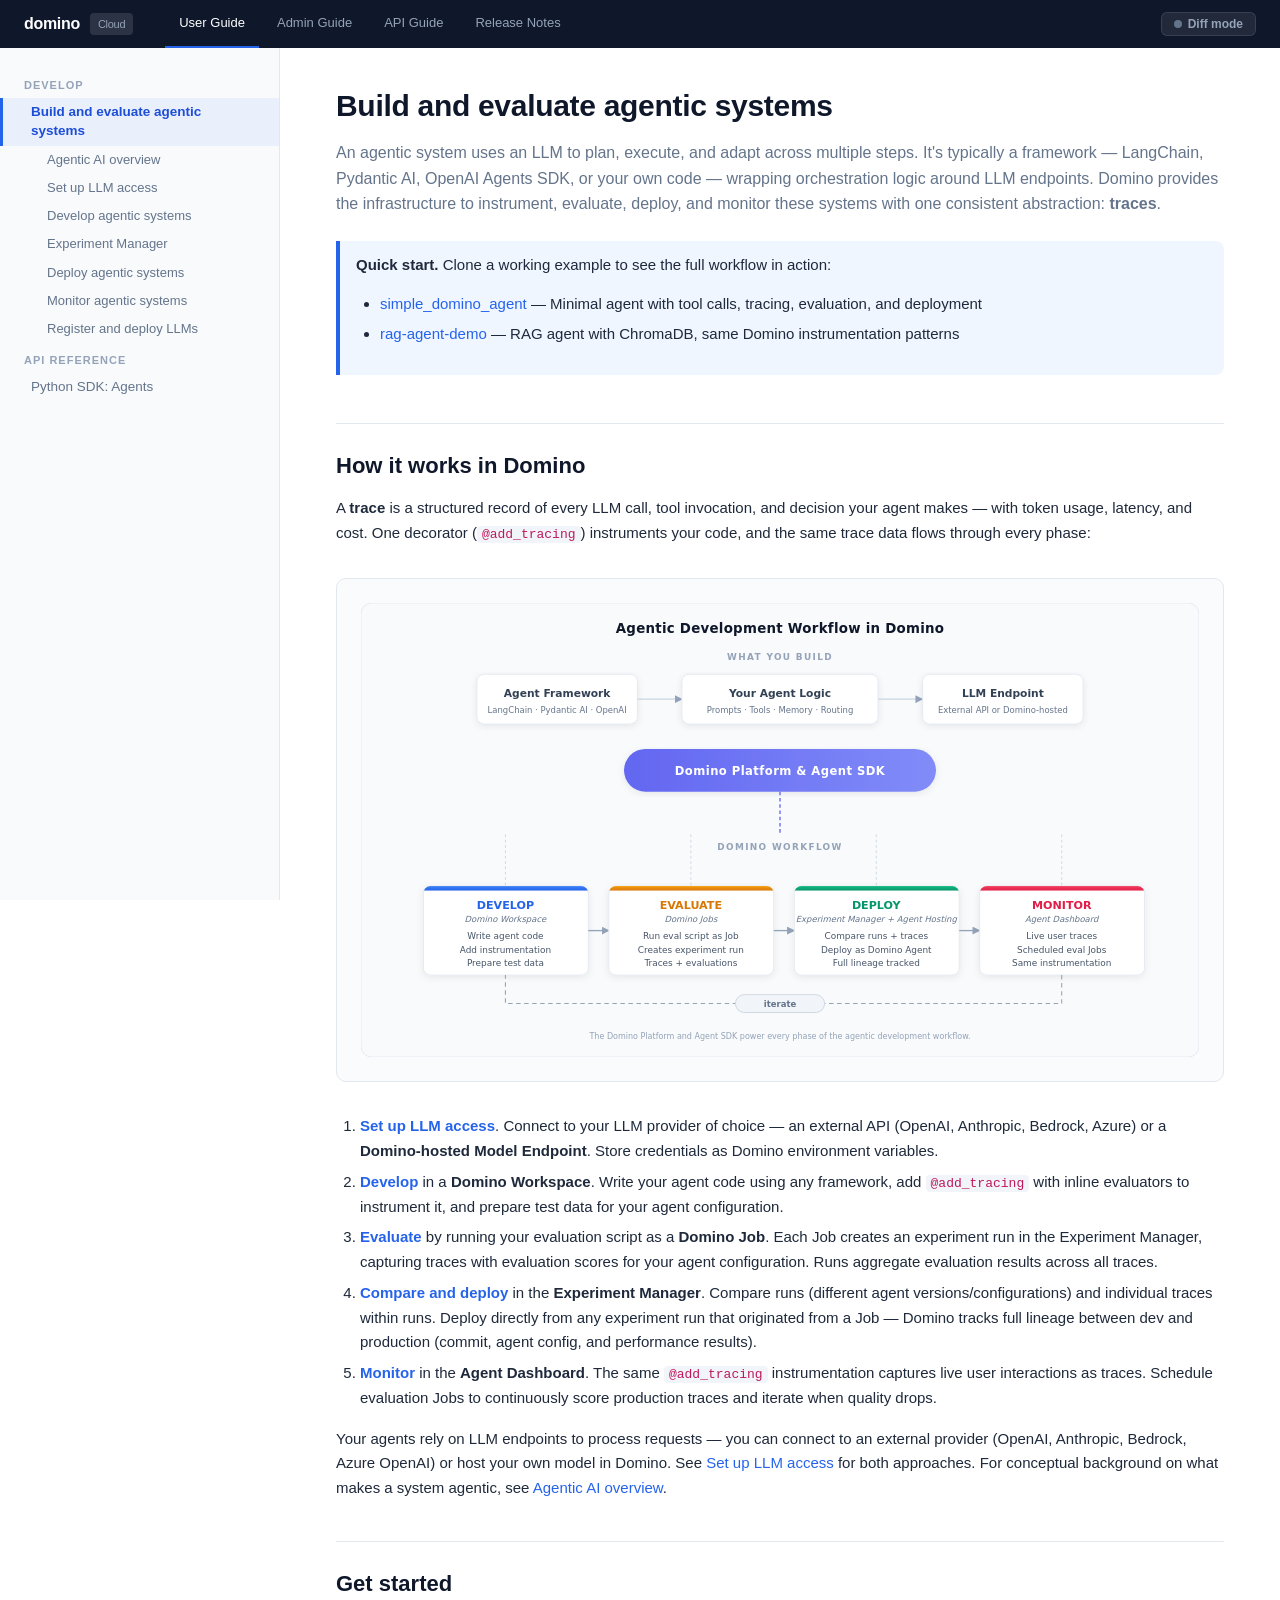
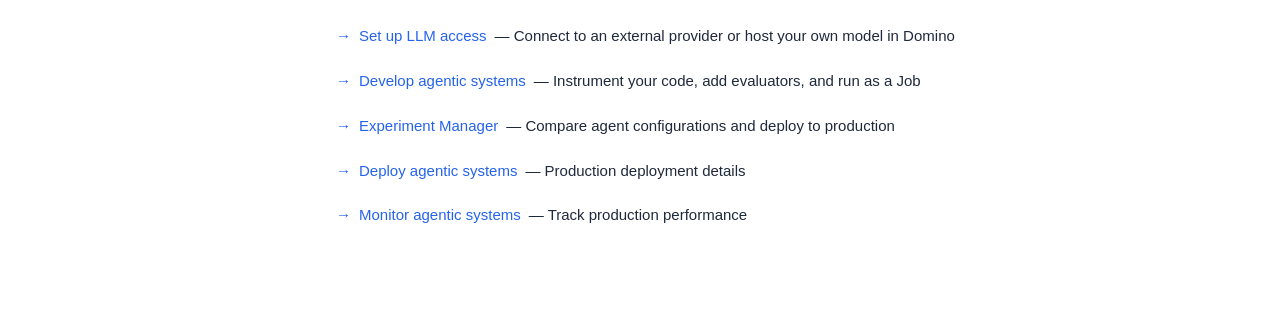
<file: site/index.html>
<!DOCTYPE html>
<html lang="en">
<head>
  <meta charset="UTF-8">
  <meta name="viewport" content="width=device-width, initial-scale=1.0">
  <meta name="base-path" content=".">
  <title>Build and evaluate agentic systems | Domino Docs</title>
  <link rel="stylesheet" href="css/style.css">
</head>
<body>

<header class="topbar">
  <div class="topbar-logo">
    <span>domino</span>
    <span class="version">Cloud</span>
  </div>
  <nav class="topbar-tabs">
    <a href="#" class="active">User Guide</a>
    <a href="#">Admin Guide</a>
    <a href="pages/sdk-reference.html">API Guide</a>
    <a href="#">Release Notes</a>
  </nav>
</header>

<aside class="sidebar" id="sidebar"></aside>

<main class="content">
  <h1>Build and evaluate agentic systems</h1>

  <div class="changed" data-change-label="Rewritten &mdash; compressed intro, ties directly to Domino workflow concepts, adds example repos">
    <template class="old-content">
      <p>Agentic systems orchestrate large language models (LLMs) with tools, APIs, and multi-step reasoning to accomplish complex tasks. These systems rely on LLM endpoints to process requests and generate responses. Register and deploy LLMs covers setting up the infrastructure your agents will use.</p>
      <p>Experimenting with agentic systems is not the same as training traditional ML models. Instead of starting from scratch, you assemble systems that mix LLMs, prompts, tools, and agents. These systems are powerful but also complex, dynamic, and challenging to evaluate.</p>
      <p><strong>Develop</strong> &mdash; Instrument your code to capture traces during execution. Traces record every step your agentic system takes, including downstream calls, so you can debug, analyze, and explain results.</p>
      <p><strong>Experiment</strong> &mdash; Attach evaluations to traces to assess quality. Compare different configurations to see how prompts, agents, or models affect outcomes. Export results for analysis and sharing.</p>
      <p><strong>Deploy</strong> &mdash; Launch your best configuration to production. Domino continues collecting traces from real user interactions automatically.</p>
      <p><strong>Monitor</strong> &mdash; Track performance with production traces. Run evaluations continuously and iterate when you identify issues or opportunities for improvement.</p>
      <p>These capabilities help you track experiments, evaluate results, and iterate with confidence. Traces, evaluations, and comparisons live inside your project, making it easy for colleagues to review, share, and extend your work.</p>
    </template>

    <p class="lead">An agentic system uses an LLM to plan, execute, and adapt across multiple steps. It's typically a framework &mdash; LangChain, Pydantic AI, OpenAI Agents SDK, or your own code &mdash; wrapping orchestration logic around LLM endpoints. Domino provides the infrastructure to instrument, evaluate, deploy, and monitor these systems with one consistent abstraction: <strong>traces</strong>.</p>

    <div class="info">
      <p><strong>Quick start.</strong> Clone a working example to see the full workflow in action:</p>
      <ul>
        <li><a href="https://github.com/dominodatalab/simple_domino_agent">simple_domino_agent</a> &mdash; Minimal agent with tool calls, tracing, evaluation, and deployment</li>
        <li><a href="https://github.com/dominodatalab/rag-agent-demo">rag-agent-demo</a> &mdash; RAG agent with ChromaDB, same Domino instrumentation patterns</li>
      </ul>
    </div>

    <h2>How it works in Domino</h2>

    <p>A <strong>trace</strong> is a structured record of every LLM call, tool invocation, and decision your agent makes &mdash; with token usage, latency, and cost. One decorator (<code>@add_tracing</code>) instruments your code, and the same trace data flows through every phase:</p>

    <div class="diagram">
      <img src="assets/lifecycle-diagram.svg" alt="Agentic development workflow in Domino: develop in a Workspace, evaluate via Jobs, compare and deploy from Experiment Manager, monitor in production.">
    </div>

    <ol>
      <li><strong><a href="pages/llm-setup.html">Set up LLM access</a></strong>. Connect to your LLM provider of choice &mdash; an external API (OpenAI, Anthropic, Bedrock, Azure) or a <strong>Domino-hosted Model Endpoint</strong>. Store credentials as Domino environment variables.</li>
      <li><strong><a href="pages/develop.html">Develop</a></strong> in a <strong>Domino Workspace</strong>. Write your agent code using any framework, add <code>@add_tracing</code> with inline evaluators to instrument it, and prepare test data for your agent configuration.</li>
      <li><strong><a href="pages/develop.html#step-3">Evaluate</a></strong> by running your evaluation script as a <strong>Domino Job</strong>. Each Job creates an experiment run in the Experiment Manager, capturing traces with evaluation scores for your agent configuration. Runs aggregate evaluation results across all traces.</li>
      <li><strong><a href="pages/experiment.html">Compare and deploy</a></strong> in the <strong>Experiment Manager</strong>. Compare runs (different agent versions/configurations) and individual traces within runs. Deploy directly from any experiment run that originated from a Job &mdash; Domino tracks full lineage between dev and production (commit, agent config, and performance results).</li>
      <li><strong><a href="pages/monitor.html">Monitor</a></strong> in the <strong>Agent Dashboard</strong>. The same <code>@add_tracing</code> instrumentation captures live user interactions as traces. Schedule evaluation Jobs to continuously score production traces and iterate when quality drops.</li>
    </ol>

    <p>Your agents rely on LLM endpoints to process requests &mdash; you can connect to an external provider (OpenAI, Anthropic, Bedrock, Azure OpenAI) or host your own model in Domino. See <a href="pages/llm-setup.html">Set up LLM access</a> for both approaches. For conceptual background on what makes a system agentic, see <a href="pages/overview.html">Agentic AI overview</a>.</p>

    <div class="next-steps">
      <h2>Get started</h2>
      <div class="next-link"><a href="pages/llm-setup.html">Set up LLM access</a> &mdash; Connect to an external provider or host your own model in Domino</div>
      <div class="next-link"><a href="pages/develop.html">Develop agentic systems</a> &mdash; Instrument your code, add evaluators, and run as a Job</div>
      <div class="next-link"><a href="pages/experiment.html">Experiment Manager</a> &mdash; Compare agent configurations and deploy to production</div>
      <div class="next-link"><a href="pages/deploy.html">Deploy agentic systems</a> &mdash; Production deployment details</div>
      <div class="next-link"><a href="pages/monitor.html">Monitor agentic systems</a> &mdash; Track production performance</div>
    </div>
  </div>

</main>

<script src="js/nav.js"></script>
</body>
</html>
</file>
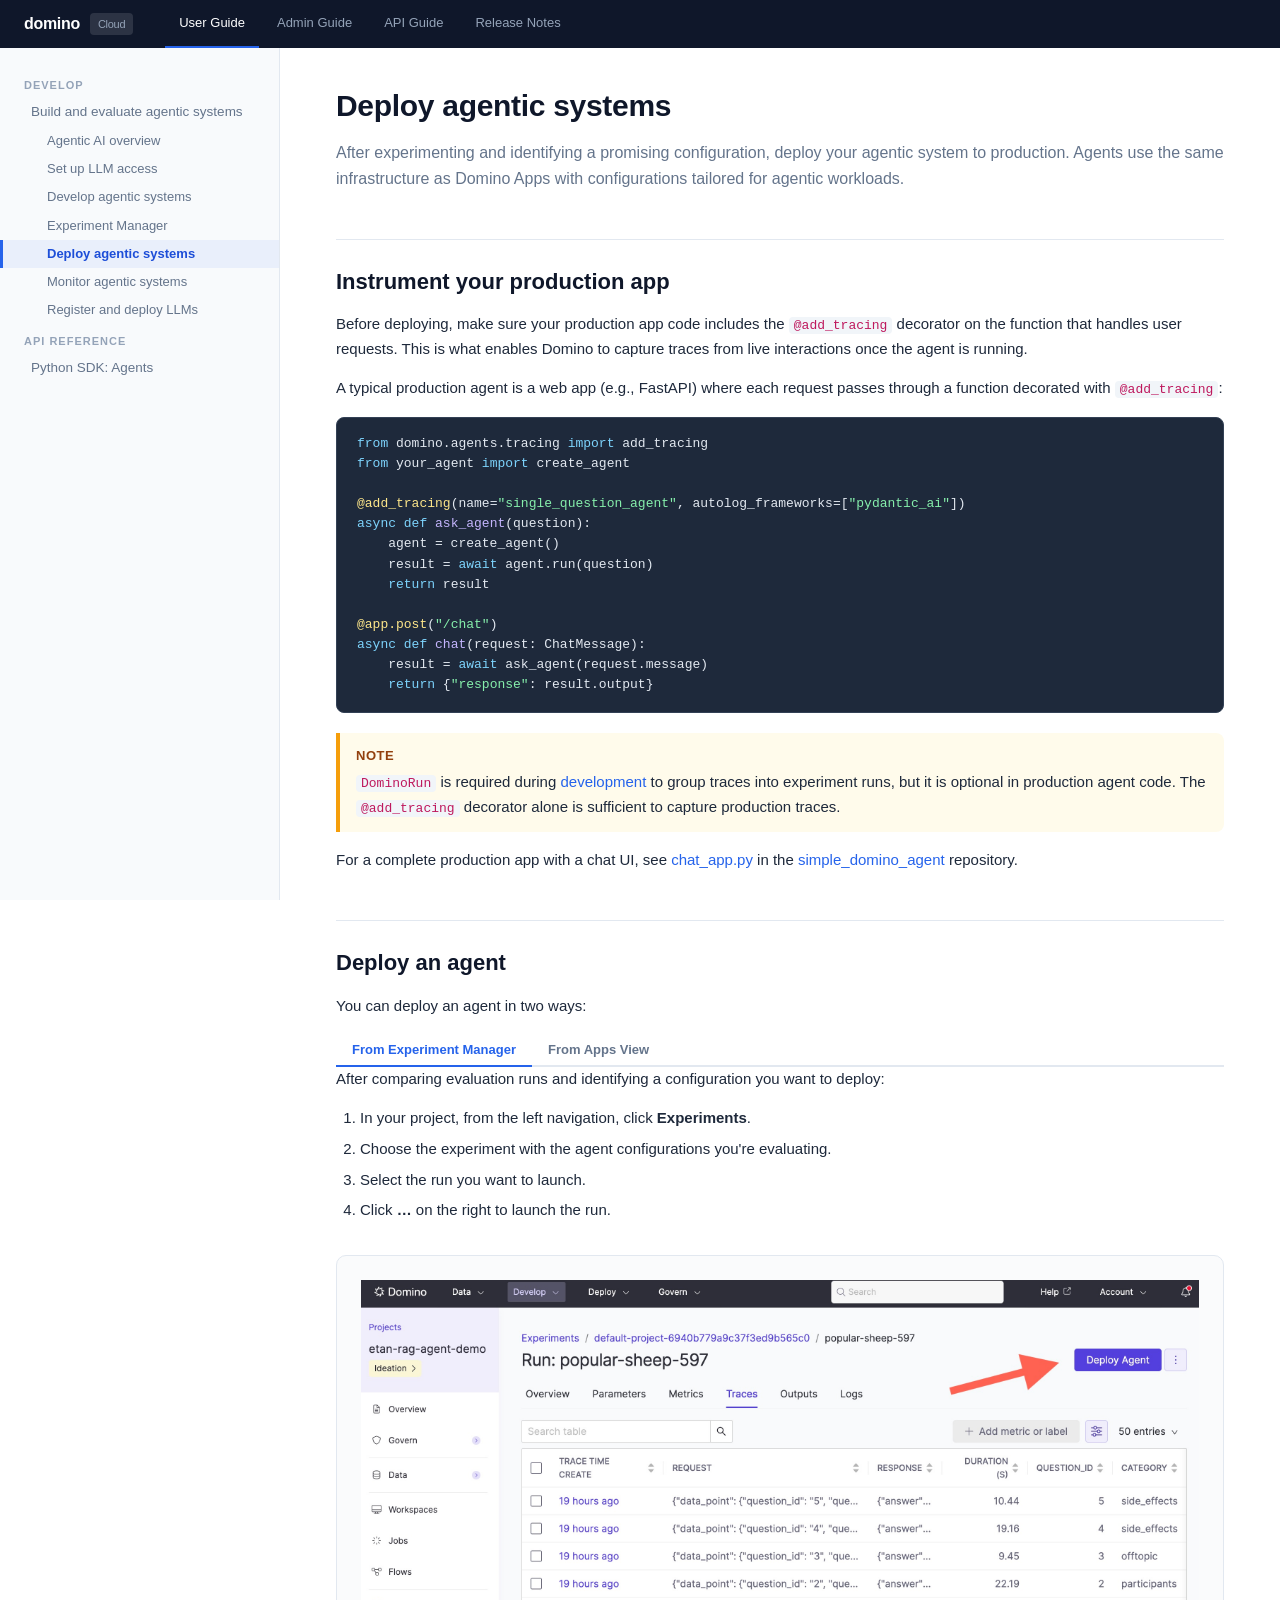
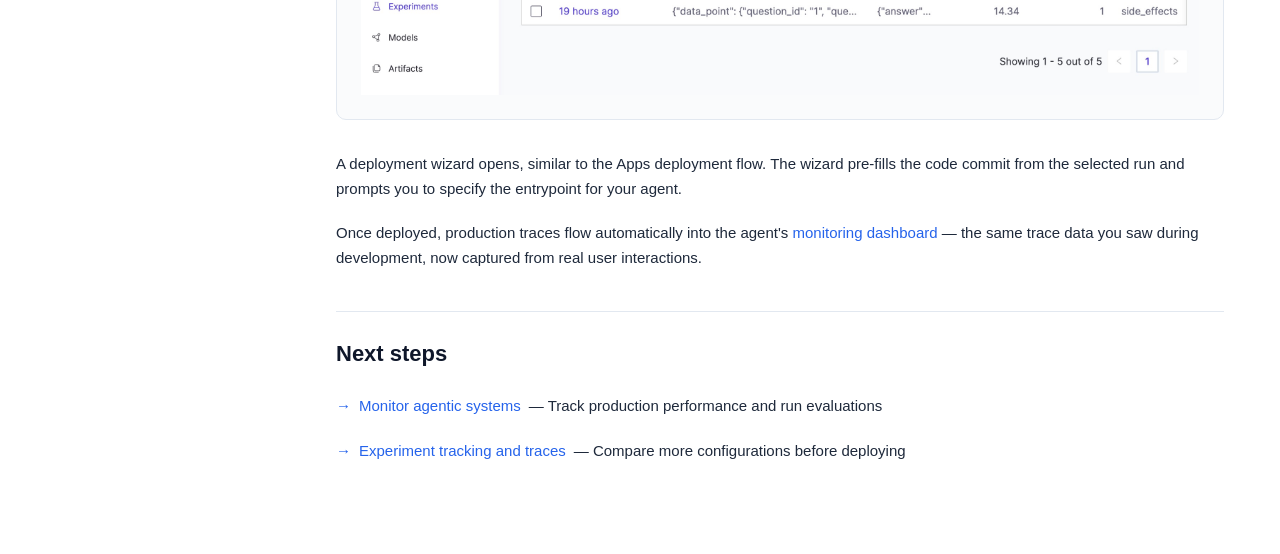
<file: site/pages/deploy.html>
<!DOCTYPE html>
<html lang="en">
<head>
  <meta charset="UTF-8">
  <meta name="viewport" content="width=device-width, initial-scale=1.0">
  <meta name="base-path" content="..">
  <title>Deploy agentic systems | Domino Docs</title>
  <link rel="stylesheet" href="../css/style.css">
</head>
<body>

<header class="topbar">
  <div class="topbar-logo">
    <span>domino</span>
    <span class="version">Cloud</span>
  </div>
  <nav class="topbar-tabs">
    <a href="#" class="active">User Guide</a>
    <a href="#">Admin Guide</a>
    <a href="sdk-reference.html">API Guide</a>
    <a href="#">Release Notes</a>
  </nav>
</header>

<aside class="sidebar" id="sidebar"></aside>

<main class="content">
  <h1>Deploy agentic systems</h1>

  <p class="lead">After experimenting and identifying a promising configuration, deploy your agentic system to production. Agents use the same infrastructure as Domino Apps with configurations tailored for agentic workloads.</p>

  <h2>Instrument your production app</h2>

  <p>Before deploying, make sure your production app code includes the <code>@add_tracing</code> decorator on the function that handles user requests. This is what enables Domino to capture traces from live interactions once the agent is running.</p>

  <p>A typical production agent is a web app (e.g., FastAPI) where each request passes through a function decorated with <code>@add_tracing</code>:</p>

<pre><code><span class="kw">from</span> domino.agents.tracing <span class="kw">import</span> add_tracing
<span class="kw">from</span> your_agent <span class="kw">import</span> create_agent

<span class="dec">@add_tracing</span>(name=<span class="str">"single_question_agent"</span>, autolog_frameworks=[<span class="str">"pydantic_ai"</span>])
<span class="kw">async def</span> <span class="fn">ask_agent</span>(question):
    agent = create_agent()
    result = <span class="kw">await</span> agent.run(question)
    <span class="kw">return</span> result

<span class="dec">@app.post</span>(<span class="str">"/chat"</span>)
<span class="kw">async def</span> <span class="fn">chat</span>(request: ChatMessage):
    result = <span class="kw">await</span> ask_agent(request.message)
    <span class="kw">return</span> {<span class="str">"response"</span>: result.output}</code></pre>

  <div class="note">
    <div class="note-title">Note</div>
    <p><code>DominoRun</code> is required during <a href="develop.html">development</a> to group traces into experiment runs, but it is optional in production agent code. The <code>@add_tracing</code> decorator alone is sufficient to capture production traces.</p>
  </div>

  <p>For a complete production app with a chat UI, see <a href="https://github.com/dominodatalab/simple_domino_agent/blob/main/chat_app.py">chat_app.py</a> in the <a href="https://github.com/dominodatalab/simple_domino_agent">simple_domino_agent</a> repository.</p>

  <h2>Deploy an agent</h2>

  <p>You can deploy an agent in two ways:</p>

  <div class="tab-group">
    <div class="tab-buttons">
      <button class="tab-btn active" data-tab="tab-from-exp">From Experiment Manager</button>
      <button class="tab-btn" data-tab="tab-from-apps">From Apps View</button>
    </div>

    <div id="tab-from-exp" class="tab-panel active">
      <p>After comparing evaluation runs and identifying a configuration you want to deploy:</p>
      <ol>
        <li>In your project, from the left navigation, click <strong>Experiments</strong>.</li>
        <li>Choose the experiment with the agent configurations you're evaluating.</li>
        <li>Select the run you want to launch.</li>
        <li>Click <strong>&hellip;</strong> on the right to launch the run.</li>
      </ol>
      <div class="diagram">
        <img src="../assets/deploy_button.jpg" alt="Deploy button on an experiment run — shows the three-dot menu on a run row with the Deploy/Launch option.">
      </div>
      <p>A deployment wizard opens, similar to the Apps deployment flow. The wizard pre-fills the code commit from the selected run and prompts you to specify the entrypoint for your agent.</p>
    </div>

    <div id="tab-from-apps" class="tab-panel">
      <p>Deploy directly from the Apps view in your project. This follows the standard <a href="https://docs.dominodatalab.com/en/cloud/user_guide/cd0095/publish-and-share-an-app/">Publish and share an App</a> workflow, with configuration options specific to agentic workloads.</p>
    </div>
  </div>

  <p>Once deployed, production traces flow automatically into the agent's <a href="monitor.html">monitoring dashboard</a> &mdash; the same trace data you saw during development, now captured from real user interactions.</p>

  <div class="next-steps">
    <h2>Next steps</h2>
    <div class="next-link"><a href="monitor.html">Monitor agentic systems</a> &mdash; Track production performance and run evaluations</div>
    <div class="next-link"><a href="experiment.html">Experiment tracking and traces</a> &mdash; Compare more configurations before deploying</div>
  </div>

</main>

<script src="../js/nav.js"></script>
</body>
</html>
</file>
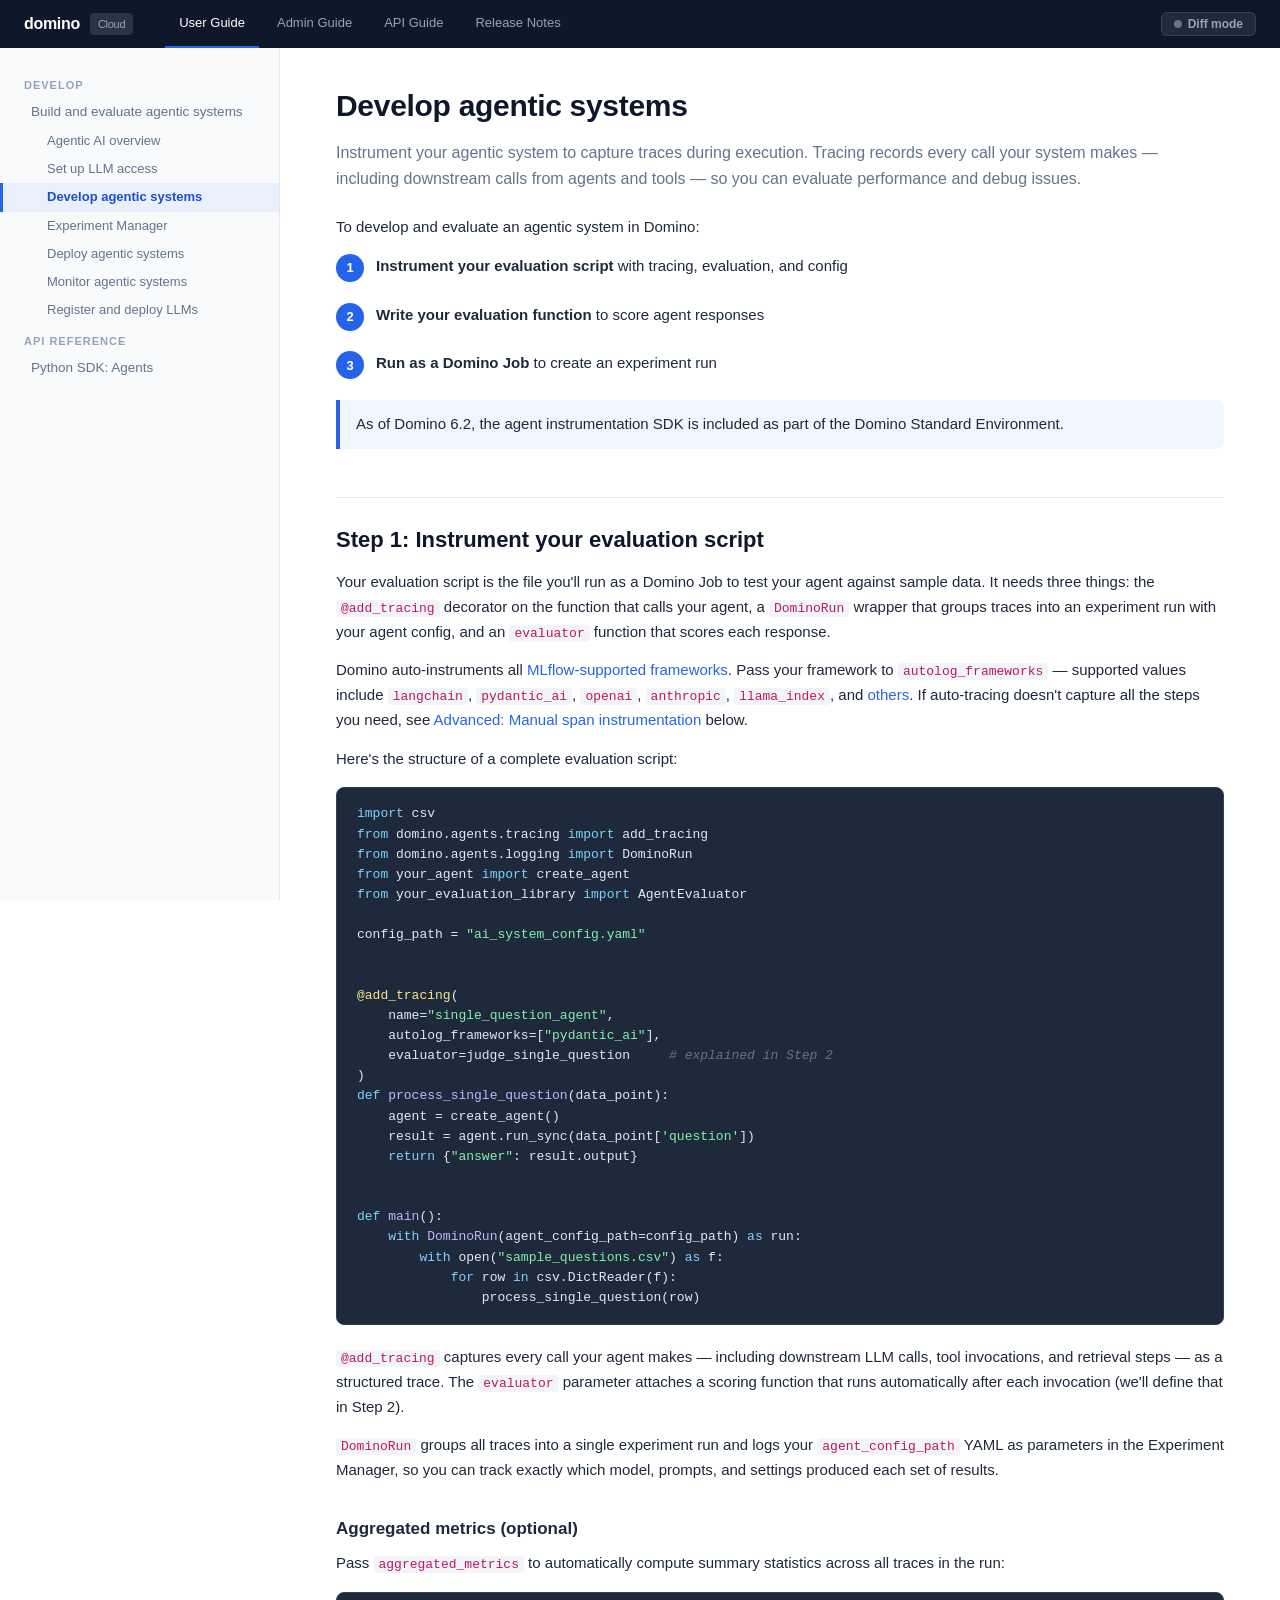
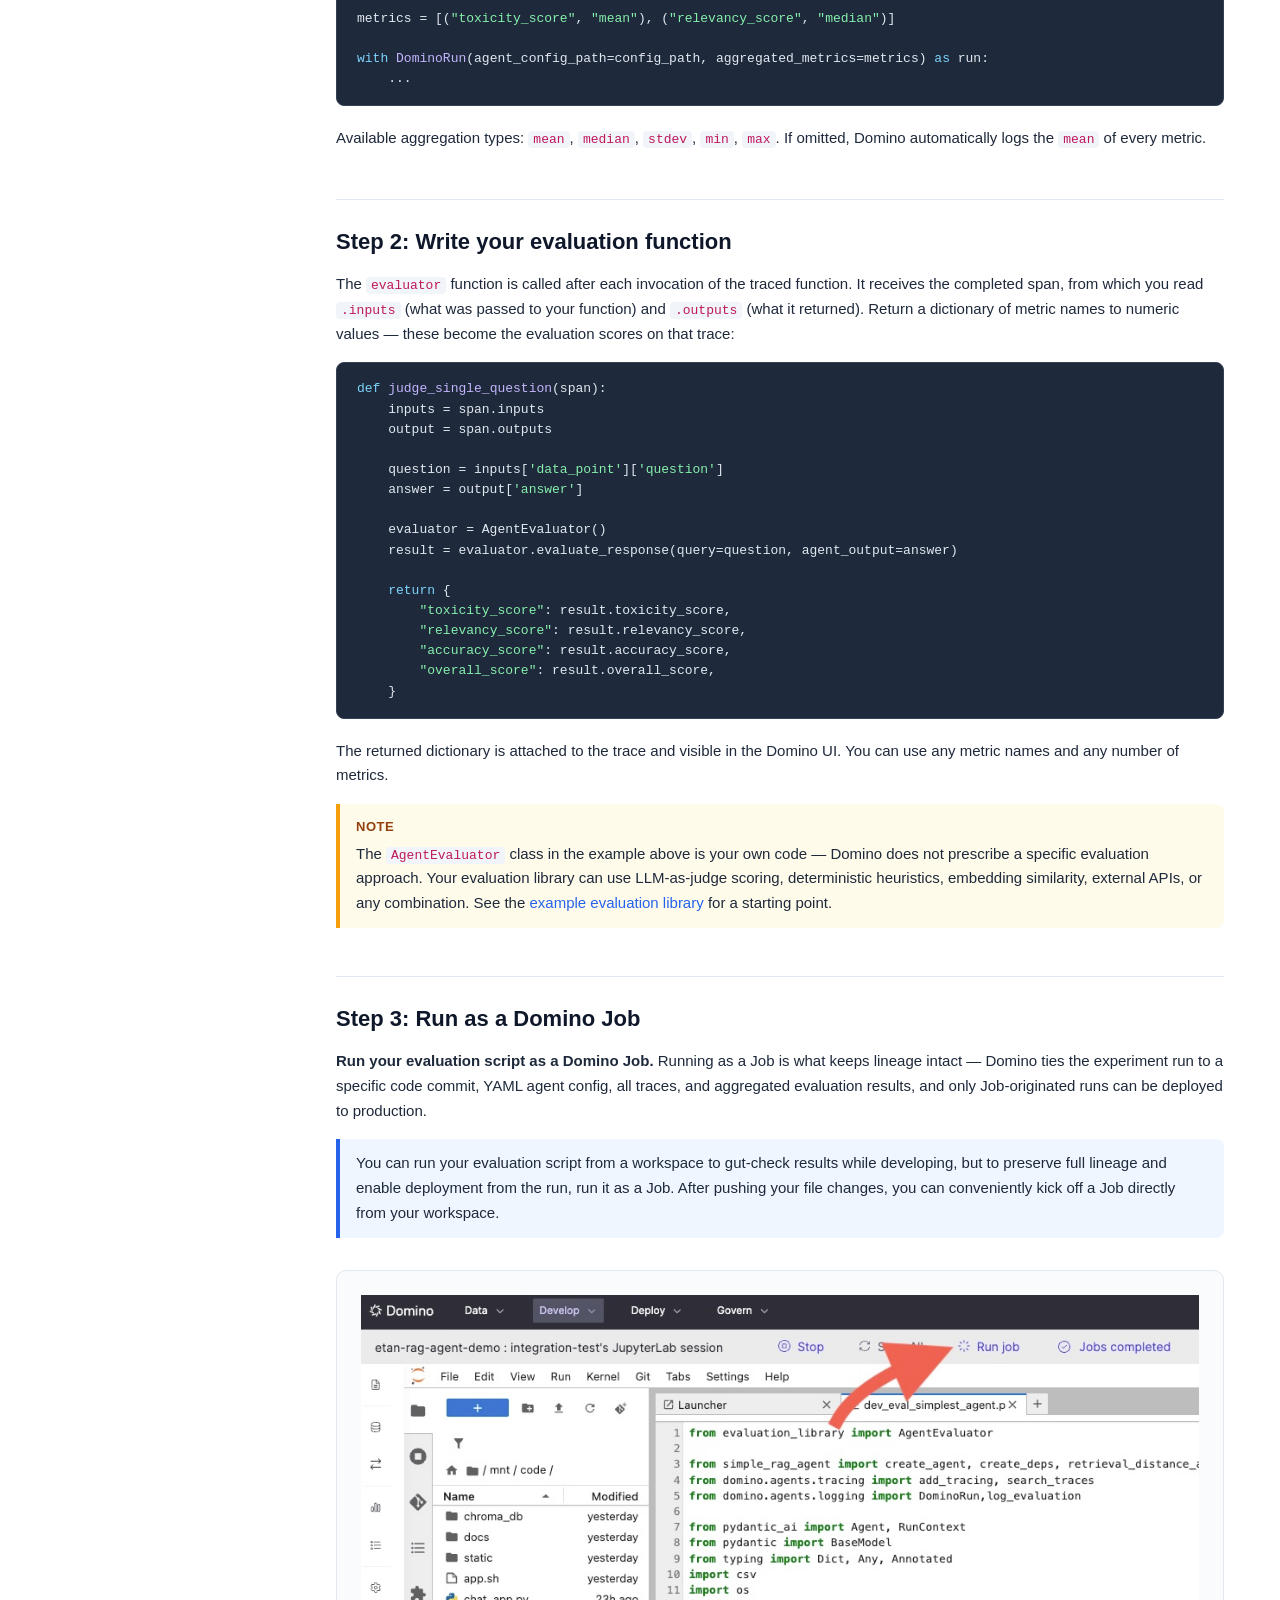
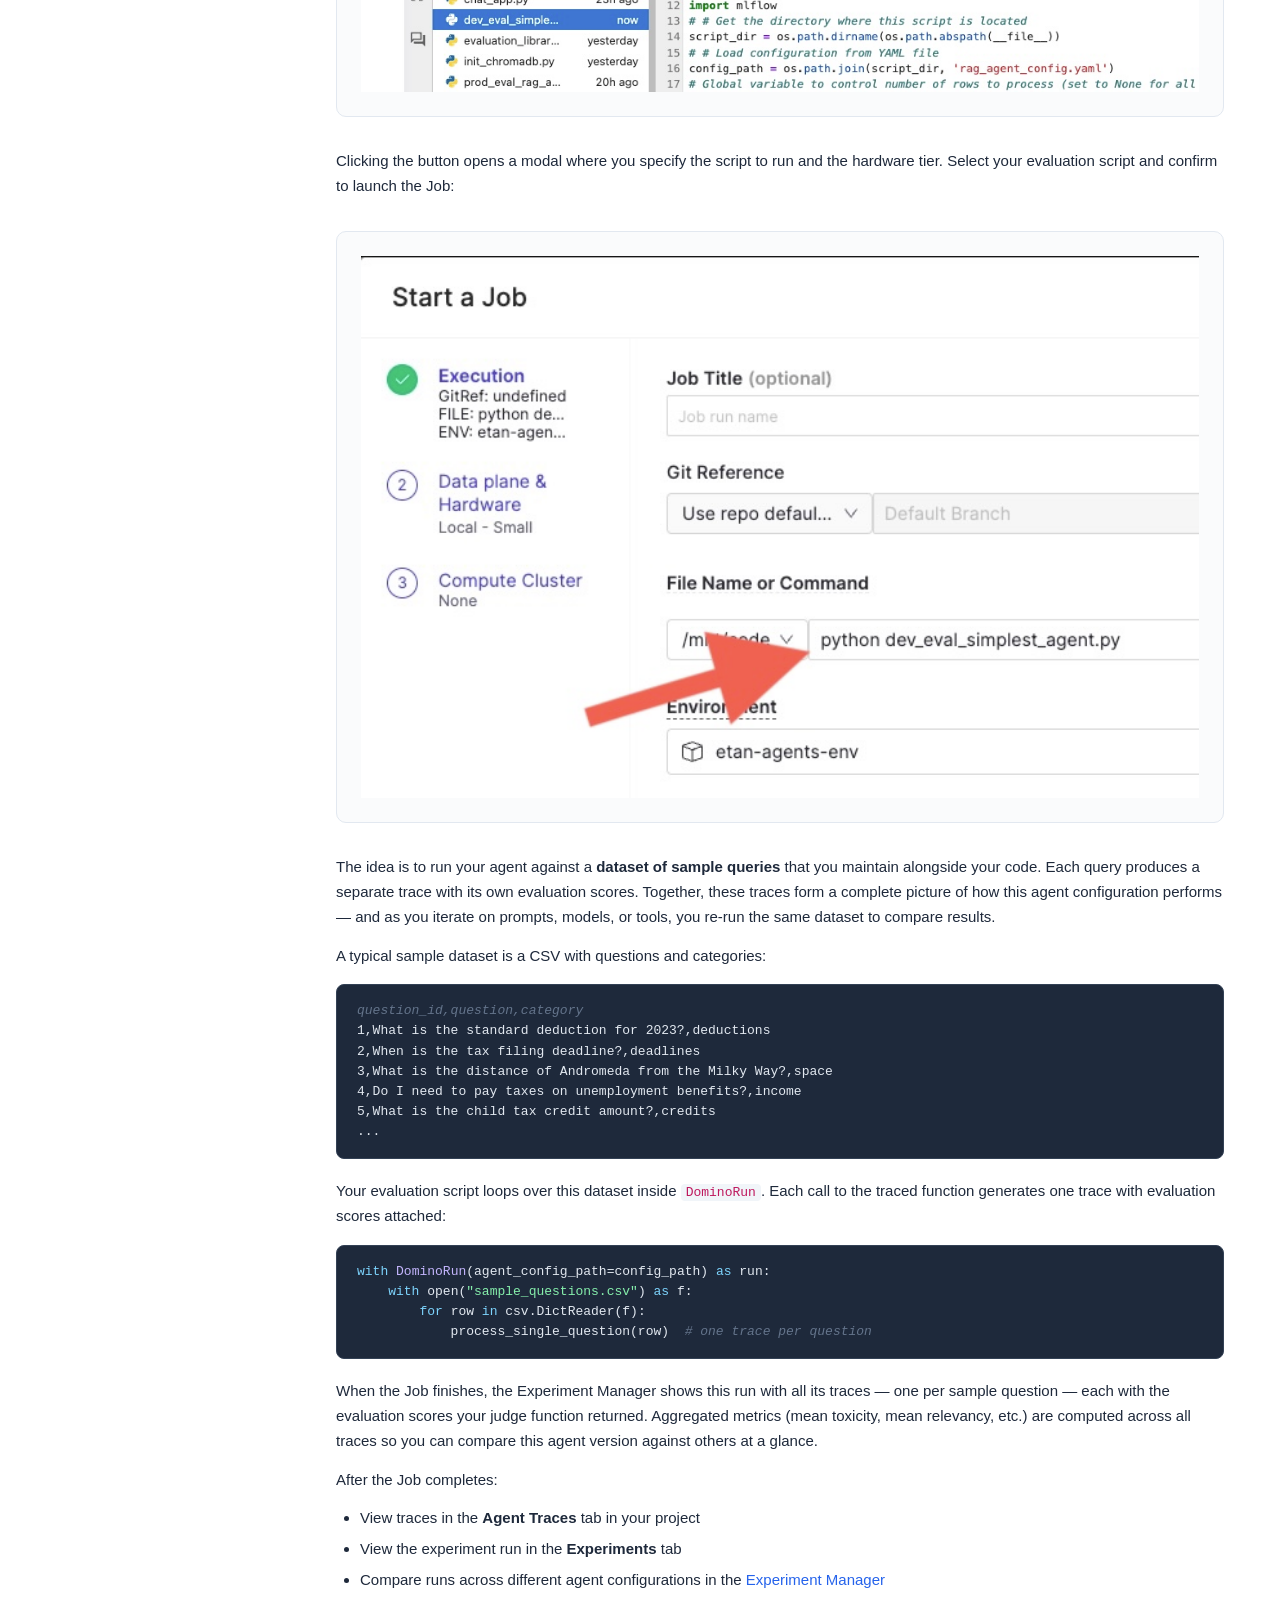
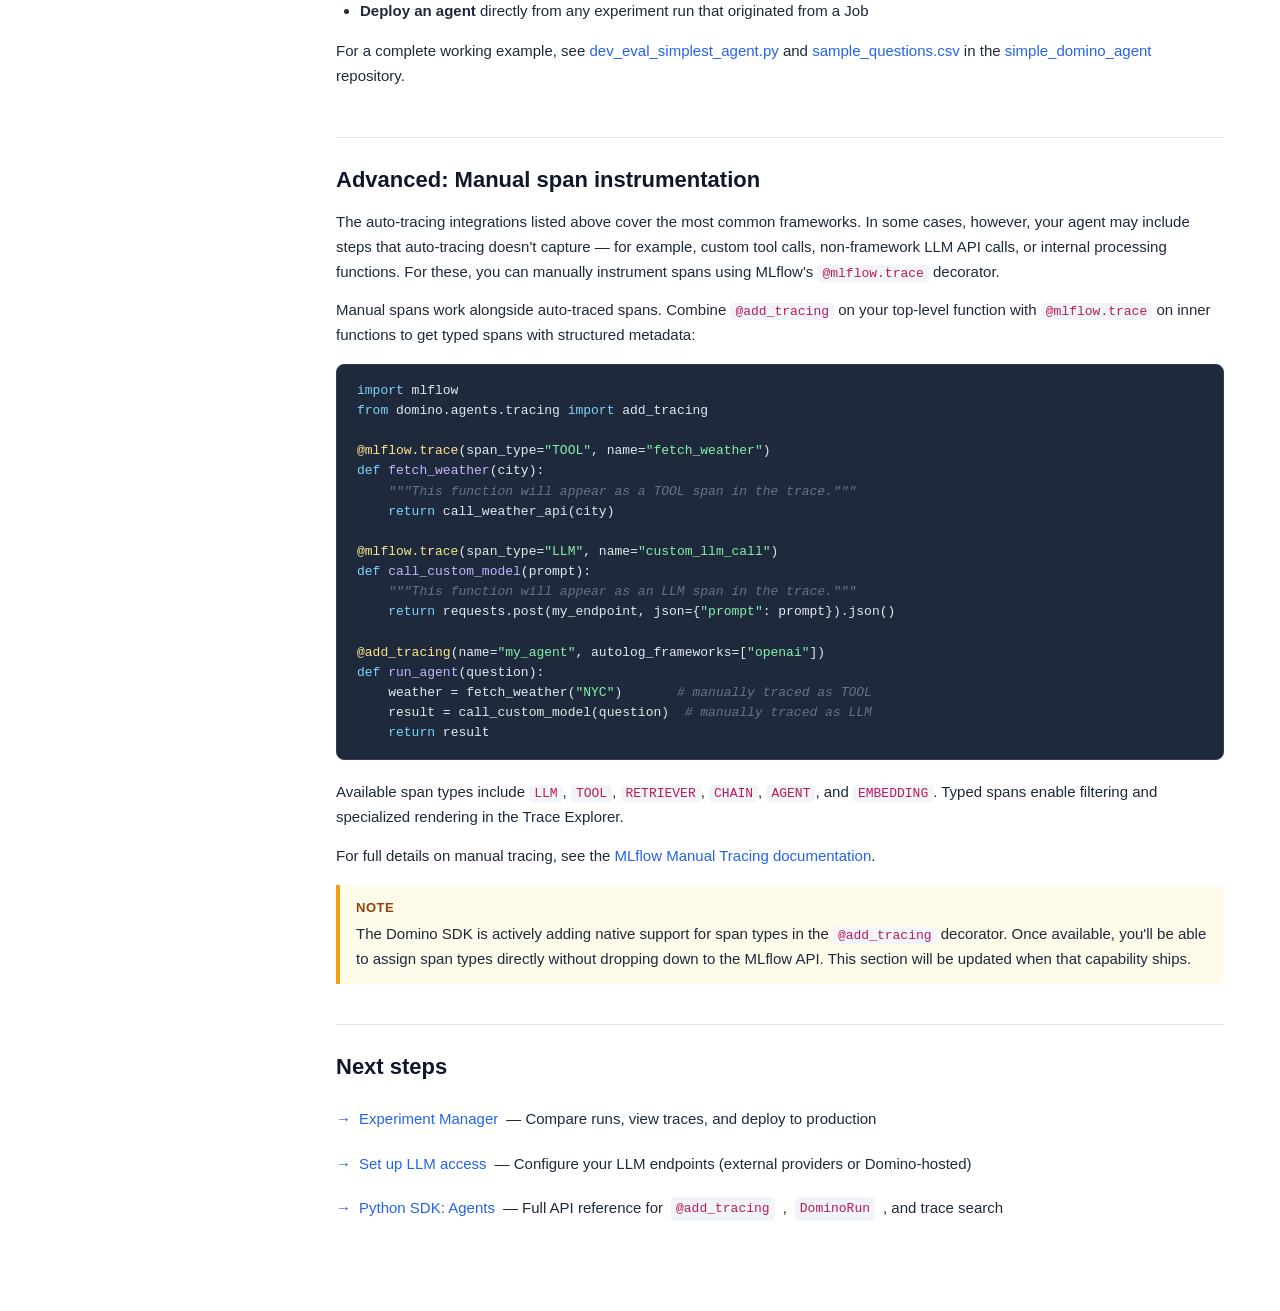
<file: site/pages/develop.html>
<!DOCTYPE html>
<html lang="en">
<head>
  <meta charset="UTF-8">
  <meta name="viewport" content="width=device-width, initial-scale=1.0">
  <meta name="base-path" content="..">
  <title>Develop agentic systems | Domino Docs</title>
  <link rel="stylesheet" href="../css/style.css">
</head>
<body>

<header class="topbar">
  <div class="topbar-logo">
    <span>domino</span>
    <span class="version">Cloud</span>
  </div>
  <nav class="topbar-tabs">
    <a href="#" class="active">User Guide</a>
    <a href="#">Admin Guide</a>
    <a href="sdk-reference.html">API Guide</a>
    <a href="#">Release Notes</a>
  </nav>
</header>

<aside class="sidebar" id="sidebar"></aside>

<main class="content">
  <h1>Develop agentic systems</h1>

  <p class="lead">Instrument your agentic system to capture traces during execution. Tracing records every call your system makes &mdash; including downstream calls from agents and tools &mdash; so you can evaluate performance and debug issues.</p>

  <div class="changed" data-change-label="Restructured &mdash; tightened to 3 steps: instrument, write evaluator, run Job">
    <template class="old-content">
      <h2>Prerequisites</h2>
      <ul>
        <li>Familiarity with MLflow runs and the Domino Experiment Manager.</li>
        <li>Domino Python SDK and <code>mlflow==3.2.0</code> installed in your environment.</li>
      </ul>
      <p>To install these packages, add the following to your Dockerfile instructions:</p>
      <pre><code>RUN pip install --no-cache-dir "git+https://github.com/dominodatalab/python-domino.git@master#egg=dominodatalab[data,aisystems]"
RUN pip install mlflow==3.2.0</code></pre>
      <h2>Step 1: Add the tracing decorator</h2>
      <p>Add the <code>@add_tracing</code> decorator to your functions that invoke your system or agent.</p>
      <p>If you don't use an autolog framework, the traced function will still add a span to an existing trace or create a new one if none is in progress.</p>
      <h2>Step 2: Run with DominoRun() wrapper</h2>
      <p>After decorating your function, run it inside an MLflow run using the <code>DominoRun()</code> wrapper.</p>
      <h2>Log evaluations</h2>
      <p>Pass an <code>evaluator</code> argument in the decorator to capture inputs and outputs. An evaluator receives the span and returns a dictionary of evaluation results.</p>
    </template>

  <p>To develop and evaluate an agentic system in Domino:</p>

  <ol class="steps">
    <li>
      <strong>Instrument your evaluation script</strong> with tracing, evaluation, and config
    </li>
    <li>
      <strong>Write your evaluation function</strong> to score agent responses
    </li>
    <li>
      <strong>Run as a Domino Job</strong> to create an experiment run
    </li>
  </ol>

  <div class="info">
    <p>As of Domino 6.2, the agent instrumentation SDK is included as part of the Domino Standard Environment.</p>
  </div>

  <h2>Step 1: Instrument your evaluation script</h2>

  <p>Your evaluation script is the file you'll run as a Domino Job to test your agent against sample data. It needs three things: the <code>@add_tracing</code> decorator on the function that calls your agent, a <code>DominoRun</code> wrapper that groups traces into an experiment run with your agent config, and an <code>evaluator</code> function that scores each response.</p>

  <p>Domino auto-instruments all <a href="https://mlflow.org/docs/3.3.2/genai/tracing/integrations/">MLflow-supported frameworks</a>. Pass your framework to <code>autolog_frameworks</code> &mdash; supported values include <code>langchain</code>, <code>pydantic_ai</code>, <code>openai</code>, <code>anthropic</code>, <code>llama_index</code>, and <a href="https://mlflow.org/docs/3.3.2/genai/tracing/integrations/">others</a>. If auto-tracing doesn't capture all the steps you need, see <a href="#advanced">Advanced: Manual span instrumentation</a> below.</p>

  <p>Here's the structure of a complete evaluation script:</p>

<pre><code><span class="kw">import</span> csv
<span class="kw">from</span> domino.agents.tracing <span class="kw">import</span> add_tracing
<span class="kw">from</span> domino.agents.logging <span class="kw">import</span> DominoRun
<span class="kw">from</span> your_agent <span class="kw">import</span> create_agent
<span class="kw">from</span> your_evaluation_library <span class="kw">import</span> AgentEvaluator

config_path = <span class="str">"ai_system_config.yaml"</span>


<span class="dec">@add_tracing</span>(
    name=<span class="str">"single_question_agent"</span>,
    autolog_frameworks=[<span class="str">"pydantic_ai"</span>],
    evaluator=judge_single_question     <span class="cm"># explained in Step 2</span>
)
<span class="kw">def</span> <span class="fn">process_single_question</span>(data_point):
    agent = create_agent()
    result = agent.run_sync(data_point[<span class="str">'question'</span>])
    <span class="kw">return</span> {<span class="str">"answer"</span>: result.output}


<span class="kw">def</span> <span class="fn">main</span>():
    <span class="kw">with</span> <span class="fn">DominoRun</span>(agent_config_path=config_path) <span class="kw">as</span> run:
        <span class="kw">with</span> open(<span class="str">"sample_questions.csv"</span>) <span class="kw">as</span> f:
            <span class="kw">for</span> row <span class="kw">in</span> csv.DictReader(f):
                process_single_question(row)</code></pre>

  <p><code>@add_tracing</code> captures every call your agent makes &mdash; including downstream LLM calls, tool invocations, and retrieval steps &mdash; as a structured trace. The <code>evaluator</code> parameter attaches a scoring function that runs automatically after each invocation (we'll define that in Step 2).</p>

  <p><code>DominoRun</code> groups all traces into a single experiment run and logs your <code>agent_config_path</code> YAML as parameters in the Experiment Manager, so you can track exactly which model, prompts, and settings produced each set of results.</p>

  <h3>Aggregated metrics (optional)</h3>

  <p>Pass <code>aggregated_metrics</code> to automatically compute summary statistics across all traces in the run:</p>

<pre><code>metrics = [(<span class="str">"toxicity_score"</span>, <span class="str">"mean"</span>), (<span class="str">"relevancy_score"</span>, <span class="str">"median"</span>)]

<span class="kw">with</span> <span class="fn">DominoRun</span>(agent_config_path=config_path, aggregated_metrics=metrics) <span class="kw">as</span> run:
    ...</code></pre>

  <p>Available aggregation types: <code>mean</code>, <code>median</code>, <code>stdev</code>, <code>min</code>, <code>max</code>. If omitted, Domino automatically logs the <code>mean</code> of every metric.</p>

  <h2>Step 2: Write your evaluation function</h2>

  <p>The <code>evaluator</code> function is called after each invocation of the traced function. It receives the completed span, from which you read <code>.inputs</code> (what was passed to your function) and <code>.outputs</code> (what it returned). Return a dictionary of metric names to numeric values &mdash; these become the evaluation scores on that trace:</p>

<pre><code><span class="kw">def</span> <span class="fn">judge_single_question</span>(span):
    inputs = span.inputs
    output = span.outputs

    question = inputs[<span class="str">'data_point'</span>][<span class="str">'question'</span>]
    answer = output[<span class="str">'answer'</span>]

    evaluator = AgentEvaluator()
    result = evaluator.evaluate_response(query=question, agent_output=answer)

    <span class="kw">return</span> {
        <span class="str">"toxicity_score"</span>: result.toxicity_score,
        <span class="str">"relevancy_score"</span>: result.relevancy_score,
        <span class="str">"accuracy_score"</span>: result.accuracy_score,
        <span class="str">"overall_score"</span>: result.overall_score,
    }</code></pre>

  <p>The returned dictionary is attached to the trace and visible in the Domino UI. You can use any metric names and any number of metrics.</p>

  <div class="note">
    <div class="note-title">Note</div>
    <p>The <code>AgentEvaluator</code> class in the example above is your own code &mdash; Domino does not prescribe a specific evaluation approach. Your evaluation library can use LLM-as-judge scoring, deterministic heuristics, embedding similarity, external APIs, or any combination. See the <a href="https://github.com/dominodatalab/simple_domino_agent/blob/main/evaluation_library.py">example evaluation library</a> for a starting point.</p>
  </div>

  <h2 id="step-3">Step 3: Run as a Domino Job</h2>

  <p><strong>Run your evaluation script as a Domino Job.</strong> Running as a Job is what keeps lineage intact &mdash; Domino ties the experiment run to a specific code commit, YAML agent config, all traces, and aggregated evaluation results, and only Job-originated runs can be deployed to production.</p>

  <div class="info">
    <p>You can run your evaluation script from a workspace to gut-check results while developing, but to preserve full lineage and enable deployment from the run, run it as a Job. After pushing your file changes, you can conveniently kick off a Job directly from your workspace.</p>
  </div>

  <div class="diagram">
    <img src="../assets/run_job_button.jpg" alt="Domino workspace UI showing the Run Job button, which lets you kick off a Job directly from your workspace session.">
  </div>

  <p>Clicking the button opens a modal where you specify the script to run and the hardware tier. Select your evaluation script and confirm to launch the Job:</p>

  <div class="diagram">
    <img src="../assets/dev_eval_screenshot.jpg" alt="Job launch modal showing the evaluation script selected and hardware configuration options.">
  </div>

  <p>The idea is to run your agent against a <strong>dataset of sample queries</strong> that you maintain alongside your code. Each query produces a separate trace with its own evaluation scores. Together, these traces form a complete picture of how this agent configuration performs &mdash; and as you iterate on prompts, models, or tools, you re-run the same dataset to compare results.</p>

  <p>A typical sample dataset is a CSV with questions and categories:</p>

<pre><code><span class="cm">question_id,question,category</span>
1,What is the standard deduction for 2023?,deductions
2,When is the tax filing deadline?,deadlines
3,What is the distance of Andromeda from the Milky Way?,space
4,Do I need to pay taxes on unemployment benefits?,income
5,What is the child tax credit amount?,credits
...</code></pre>

  <p>Your evaluation script loops over this dataset inside <code>DominoRun</code>. Each call to the traced function generates one trace with evaluation scores attached:</p>

<pre><code><span class="kw">with</span> <span class="fn">DominoRun</span>(agent_config_path=config_path) <span class="kw">as</span> run:
    <span class="kw">with</span> open(<span class="str">"sample_questions.csv"</span>) <span class="kw">as</span> f:
        <span class="kw">for</span> row <span class="kw">in</span> csv.DictReader(f):
            process_single_question(row)  <span class="cm"># one trace per question</span></code></pre>

  <p>When the Job finishes, the Experiment Manager shows this run with all its traces &mdash; one per sample question &mdash; each with the evaluation scores your judge function returned. Aggregated metrics (mean toxicity, mean relevancy, etc.) are computed across all traces so you can compare this agent version against others at a glance.</p>

  <p>After the Job completes:</p>

  <ul>
    <li>View traces in the <strong>Agent Traces</strong> tab in your project</li>
    <li>View the experiment run in the <strong>Experiments</strong> tab</li>
    <li>Compare runs across different agent configurations in the <a href="experiment.html">Experiment Manager</a></li>
    <li><strong>Deploy an agent</strong> directly from any experiment run that originated from a Job</li>
  </ul>

  <p>For a complete working example, see <a href="https://github.com/dominodatalab/simple_domino_agent/blob/main/dev_eval_simplest_agent.py">dev_eval_simplest_agent.py</a> and <a href="https://github.com/dominodatalab/simple_domino_agent/blob/main/sample_questions.csv">sample_questions.csv</a> in the <a href="https://github.com/dominodatalab/simple_domino_agent">simple_domino_agent</a> repository.</p>

  </div>

  <h2 id="advanced">Advanced: Manual span instrumentation</h2>

  <p>The auto-tracing integrations listed above cover the most common frameworks. In some cases, however, your agent may include steps that auto-tracing doesn't capture &mdash; for example, custom tool calls, non-framework LLM API calls, or internal processing functions. For these, you can manually instrument spans using MLflow's <code>@mlflow.trace</code> decorator.</p>

  <p>Manual spans work alongside auto-traced spans. Combine <code>@add_tracing</code> on your top-level function with <code>@mlflow.trace</code> on inner functions to get typed spans with structured metadata:</p>

<pre><code><span class="kw">import</span> mlflow
<span class="kw">from</span> domino.agents.tracing <span class="kw">import</span> add_tracing

<span class="dec">@mlflow.trace</span>(span_type=<span class="str">"TOOL"</span>, name=<span class="str">"fetch_weather"</span>)
<span class="kw">def</span> <span class="fn">fetch_weather</span>(city):
    <span class="cm">"""This function will appear as a TOOL span in the trace."""</span>
    <span class="kw">return</span> call_weather_api(city)

<span class="dec">@mlflow.trace</span>(span_type=<span class="str">"LLM"</span>, name=<span class="str">"custom_llm_call"</span>)
<span class="kw">def</span> <span class="fn">call_custom_model</span>(prompt):
    <span class="cm">"""This function will appear as an LLM span in the trace."""</span>
    <span class="kw">return</span> requests.post(my_endpoint, json={<span class="str">"prompt"</span>: prompt}).json()

<span class="dec">@add_tracing</span>(name=<span class="str">"my_agent"</span>, autolog_frameworks=[<span class="str">"openai"</span>])
<span class="kw">def</span> <span class="fn">run_agent</span>(question):
    weather = fetch_weather(<span class="str">"NYC"</span>)       <span class="cm"># manually traced as TOOL</span>
    result = call_custom_model(question)  <span class="cm"># manually traced as LLM</span>
    <span class="kw">return</span> result</code></pre>

  <p>Available span types include <code>LLM</code>, <code>TOOL</code>, <code>RETRIEVER</code>, <code>CHAIN</code>, <code>AGENT</code>, and <code>EMBEDDING</code>. Typed spans enable filtering and specialized rendering in the Trace Explorer.</p>

  <p>For full details on manual tracing, see the <a href="https://mlflow.org/docs/latest/genai/tracing/app-instrumentation/manual-tracing/">MLflow Manual Tracing documentation</a>.</p>

  <div class="note">
    <div class="note-title">Note</div>
    <p>The Domino SDK is actively adding native support for span types in the <code>@add_tracing</code> decorator. Once available, you'll be able to assign span types directly without dropping down to the MLflow API. This section will be updated when that capability ships.</p>
  </div>

  <div class="next-steps">
    <h2>Next steps</h2>
    <div class="next-link"><a href="experiment.html">Experiment Manager</a> &mdash; Compare runs, view traces, and deploy to production</div>
    <div class="next-link"><a href="llm-setup.html">Set up LLM access</a> &mdash; Configure your LLM endpoints (external providers or Domino-hosted)</div>
    <div class="next-link"><a href="sdk-reference.html">Python SDK: Agents</a> &mdash; Full API reference for <code>@add_tracing</code>, <code>DominoRun</code>, and trace search</div>
  </div>

</main>

<script src="../js/nav.js"></script>
</body>
</html>
</file>
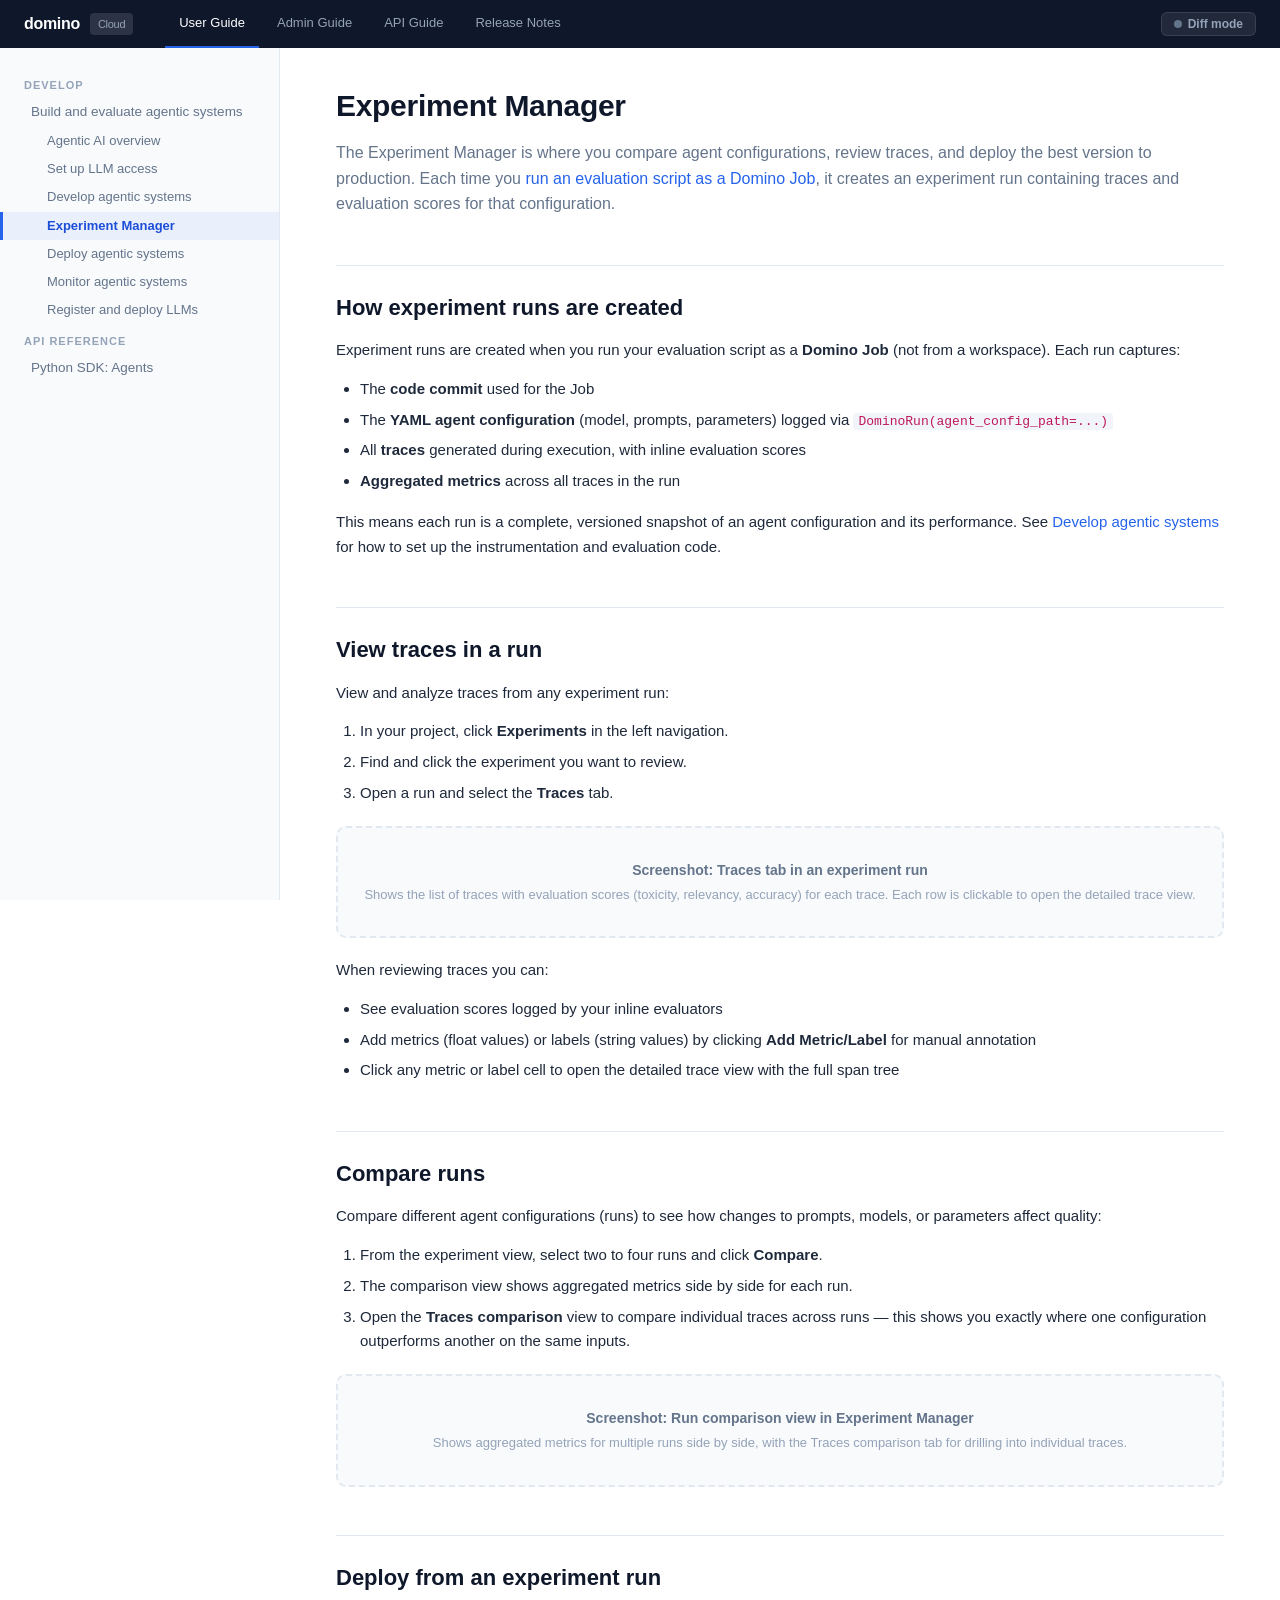
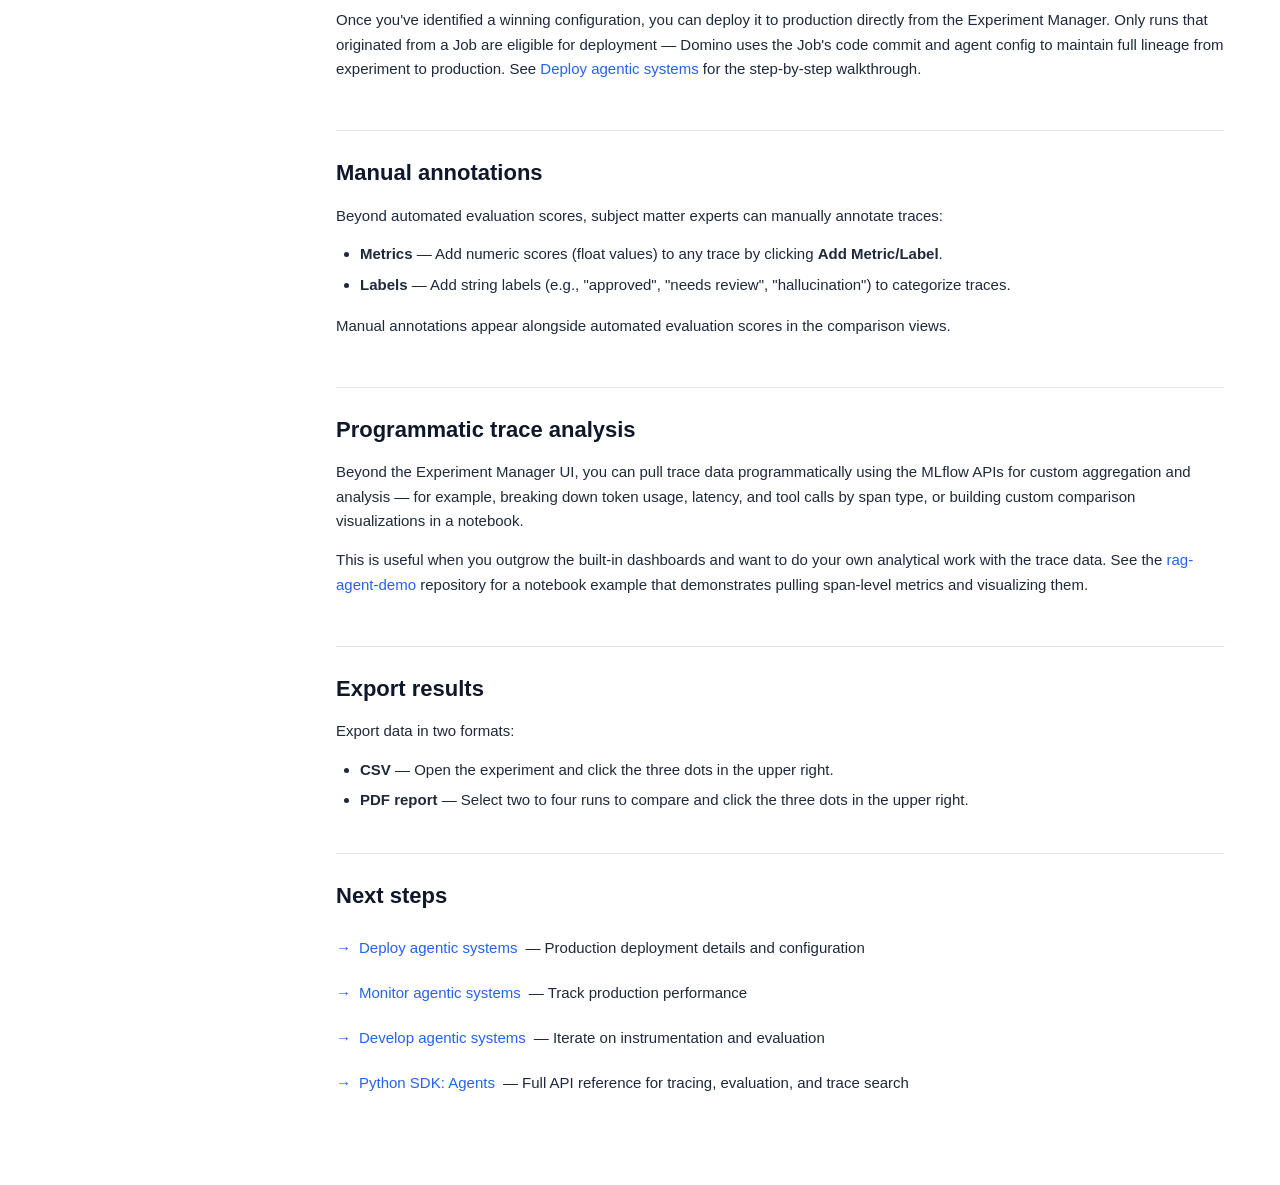
<file: site/pages/experiment.html>
<!DOCTYPE html>
<html lang="en">
<head>
  <meta charset="UTF-8">
  <meta name="viewport" content="width=device-width, initial-scale=1.0">
  <meta name="base-path" content="..">
  <title>Experiment Manager | Domino Docs</title>
  <link rel="stylesheet" href="../css/style.css">
</head>
<body>

<header class="topbar">
  <div class="topbar-logo">
    <span>domino</span>
    <span class="version">Cloud</span>
  </div>
  <nav class="topbar-tabs">
    <a href="#" class="active">User Guide</a>
    <a href="#">Admin Guide</a>
    <a href="sdk-reference.html">API Guide</a>
    <a href="#">Release Notes</a>
  </nav>
</header>

<aside class="sidebar" id="sidebar"></aside>

<main class="content">
  <div class="changed" data-change-label="Restructured &mdash; refocused on Experiment Manager UI; instrumentation moved to Develop page">
    <template class="old-content">
      <h1>Experiment tracking and traces with agents</h1>
      <p>After instrumenting your agentic system, run experiments to test different configurations and evaluate quality. Domino captures traces from each run and lets you attach evaluations, compare results, and export findings.</p>
      <h2>Log evaluations</h2>
      <p>Log evaluations inline during execution or ad-hoc after traces are generated. The Domino instrumentation examples repository has working examples for both approaches.</p>
      <p><strong>Inline:</strong> Pass an <code>evaluator</code> argument in the decorator to capture inputs and outputs of the decorated function. An evaluator is a function that receives the span and returns a dictionary of evaluation results.</p>
      <p><strong>Ad-hoc:</strong> Run evaluations after traces have been collected. Use <code>search_traces()</code> to find traces from a run, then log evaluation results against them.</p>
      <h2>Compare traces</h2>
      <p>Compare runs to see how different configurations perform on the same inputs:</p>
      <ol><li>From the experiment view, select two to four runs and click Compare.</li><li>Open the Traces comparison view in the Experiment Manager.</li><li>Review results across runs to spot patterns.</li></ol>
      <h3>Export results</h3>
      <p>Export data in two formats: CSV (click three dots in upper right) or PDF report (select runs to compare, click three dots).</p>
    </template>

  <h1>Experiment Manager</h1>

  <p class="lead">The Experiment Manager is where you compare agent configurations, review traces, and deploy the best version to production. Each time you <a href="develop.html">run an evaluation script as a Domino Job</a>, it creates an experiment run containing traces and evaluation scores for that configuration.</p>

  <h2>How experiment runs are created</h2>

  <p>Experiment runs are created when you run your evaluation script as a <strong>Domino Job</strong> (not from a workspace). Each run captures:</p>

  <ul>
    <li>The <strong>code commit</strong> used for the Job</li>
    <li>The <strong>YAML agent configuration</strong> (model, prompts, parameters) logged via <code>DominoRun(agent_config_path=...)</code></li>
    <li>All <strong>traces</strong> generated during execution, with inline evaluation scores</li>
    <li><strong>Aggregated metrics</strong> across all traces in the run</li>
  </ul>

  <p>This means each run is a complete, versioned snapshot of an agent configuration and its performance. See <a href="develop.html">Develop agentic systems</a> for how to set up the instrumentation and evaluation code.</p>

  <h2>View traces in a run</h2>

  <p>View and analyze traces from any experiment run:</p>

  <ol>
    <li>In your project, click <strong>Experiments</strong> in the left navigation.</li>
    <li>Find and click the experiment you want to review.</li>
    <li>Open a run and select the <strong>Traces</strong> tab.</li>
  </ol>

  <div class="screenshot-placeholder">
    <strong>Screenshot: Traces tab in an experiment run</strong>
    Shows the list of traces with evaluation scores (toxicity, relevancy, accuracy) for each trace. Each row is clickable to open the detailed trace view.
  </div>

  <p>When reviewing traces you can:</p>
  <ul>
    <li>See evaluation scores logged by your inline evaluators</li>
    <li>Add metrics (float values) or labels (string values) by clicking <strong>Add Metric/Label</strong> for manual annotation</li>
    <li>Click any metric or label cell to open the detailed trace view with the full span tree</li>
  </ul>

  <h2>Compare runs</h2>

  <p>Compare different agent configurations (runs) to see how changes to prompts, models, or parameters affect quality:</p>

  <ol>
    <li>From the experiment view, select two to four runs and click <strong>Compare</strong>.</li>
    <li>The comparison view shows aggregated metrics side by side for each run.</li>
    <li>Open the <strong>Traces comparison</strong> view to compare individual traces across runs &mdash; this shows you exactly where one configuration outperforms another on the same inputs.</li>
  </ol>

  <div class="screenshot-placeholder">
    <strong>Screenshot: Run comparison view in Experiment Manager</strong>
    Shows aggregated metrics for multiple runs side by side, with the Traces comparison tab for drilling into individual traces.
  </div>

  </div>

  <h2>Deploy from an experiment run</h2>

  <p>Once you've identified a winning configuration, you can deploy it to production directly from the Experiment Manager. Only runs that originated from a Job are eligible for deployment &mdash; Domino uses the Job's code commit and agent config to maintain full lineage from experiment to production. See <a href="deploy.html">Deploy agentic systems</a> for the step-by-step walkthrough.</p>

  <h2>Manual annotations</h2>

  <p>Beyond automated evaluation scores, subject matter experts can manually annotate traces:</p>

  <ul>
    <li><strong>Metrics</strong> &mdash; Add numeric scores (float values) to any trace by clicking <strong>Add Metric/Label</strong>.</li>
    <li><strong>Labels</strong> &mdash; Add string labels (e.g., "approved", "needs review", "hallucination") to categorize traces.</li>
  </ul>

  <p>Manual annotations appear alongside automated evaluation scores in the comparison views.</p>

  <h2>Programmatic trace analysis</h2>

  <p>Beyond the Experiment Manager UI, you can pull trace data programmatically using the MLflow APIs for custom aggregation and analysis &mdash; for example, breaking down token usage, latency, and tool calls by span type, or building custom comparison visualizations in a notebook.</p>

  <p>This is useful when you outgrow the built-in dashboards and want to do your own analytical work with the trace data. See the <a href="https://github.com/dominodatalab/rag-agent-demo">rag-agent-demo</a> repository for a notebook example that demonstrates pulling span-level metrics and visualizing them.</p>

  <h2>Export results</h2>

  <p>Export data in two formats:</p>

  <ul>
    <li><strong>CSV</strong> &mdash; Open the experiment and click the three dots in the upper right.</li>
    <li><strong>PDF report</strong> &mdash; Select two to four runs to compare and click the three dots in the upper right.</li>
  </ul>

  <div class="next-steps">
    <h2>Next steps</h2>
    <div class="next-link"><a href="deploy.html">Deploy agentic systems</a> &mdash; Production deployment details and configuration</div>
    <div class="next-link"><a href="monitor.html">Monitor agentic systems</a> &mdash; Track production performance</div>
    <div class="next-link"><a href="develop.html">Develop agentic systems</a> &mdash; Iterate on instrumentation and evaluation</div>
    <div class="next-link"><a href="sdk-reference.html">Python SDK: Agents</a> &mdash; Full API reference for tracing, evaluation, and trace search</div>
  </div>

</main>

<script src="../js/nav.js"></script>
</body>
</html>
</file>
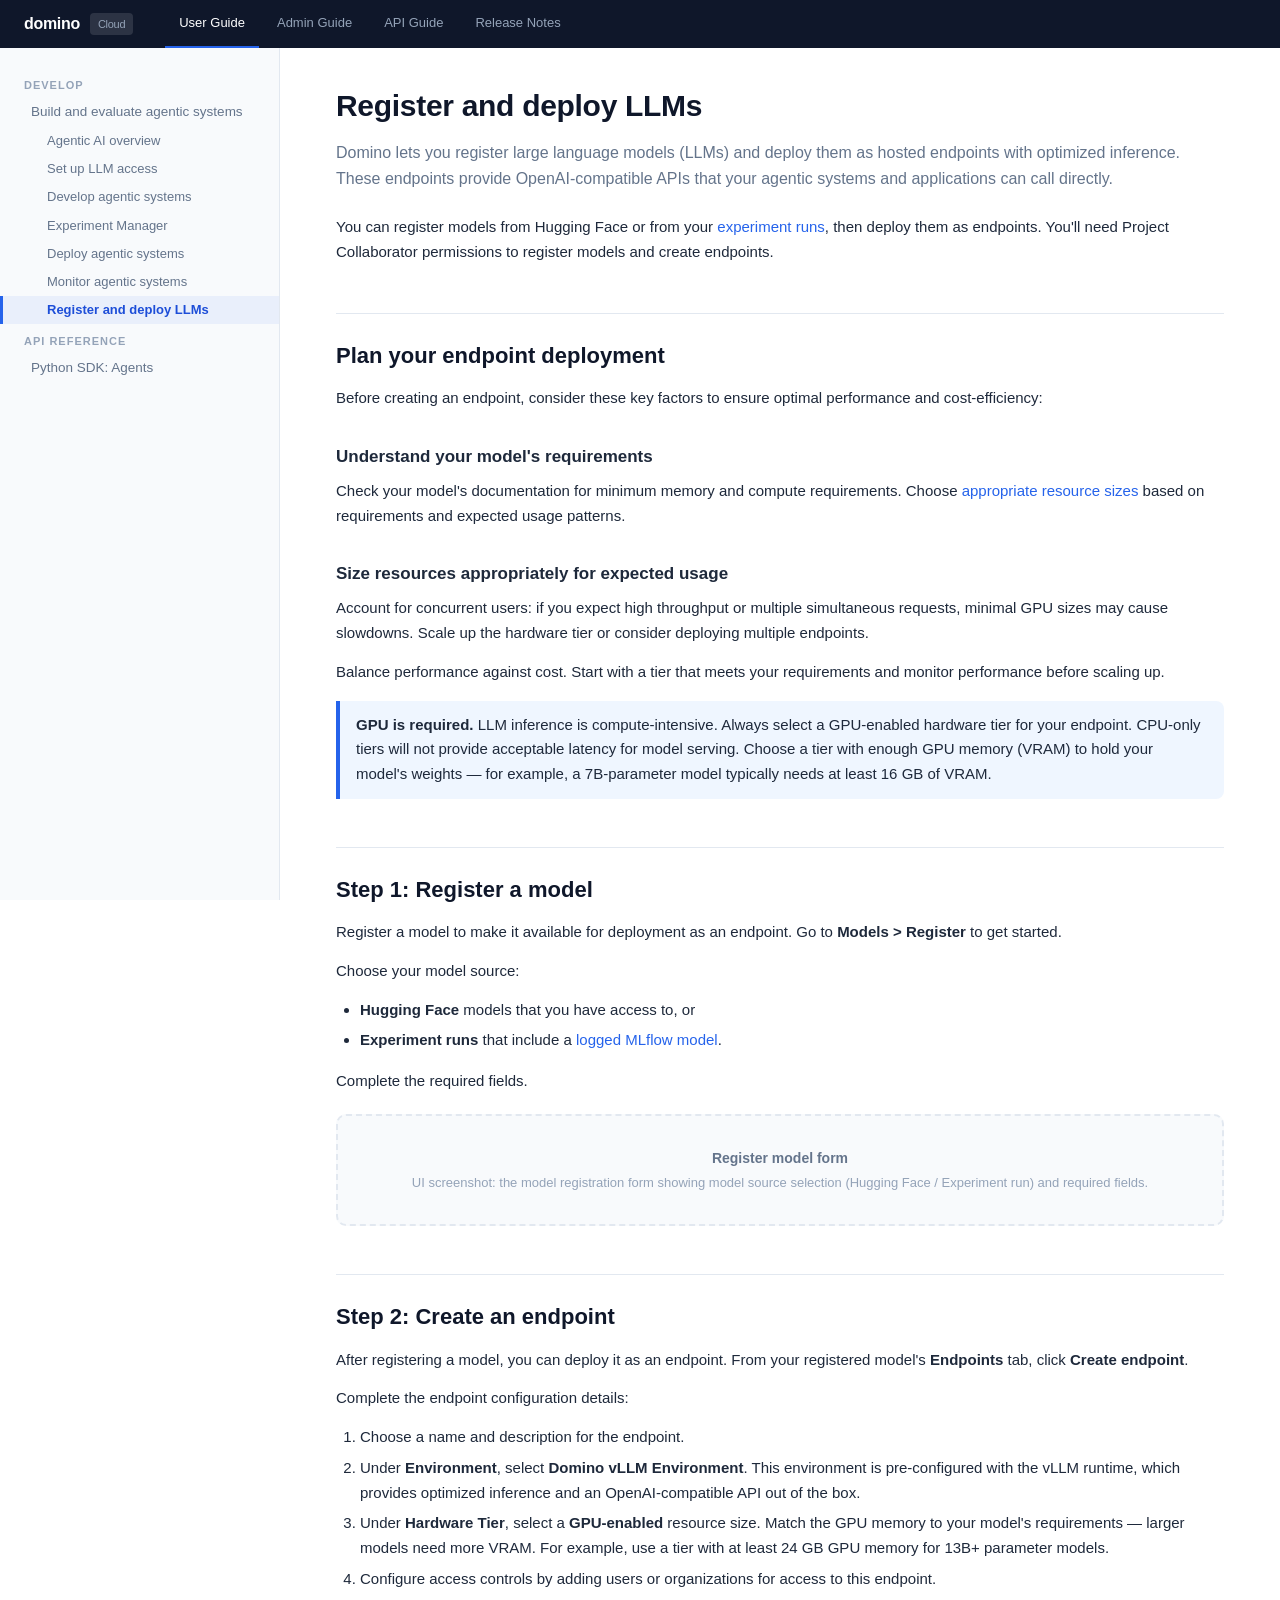
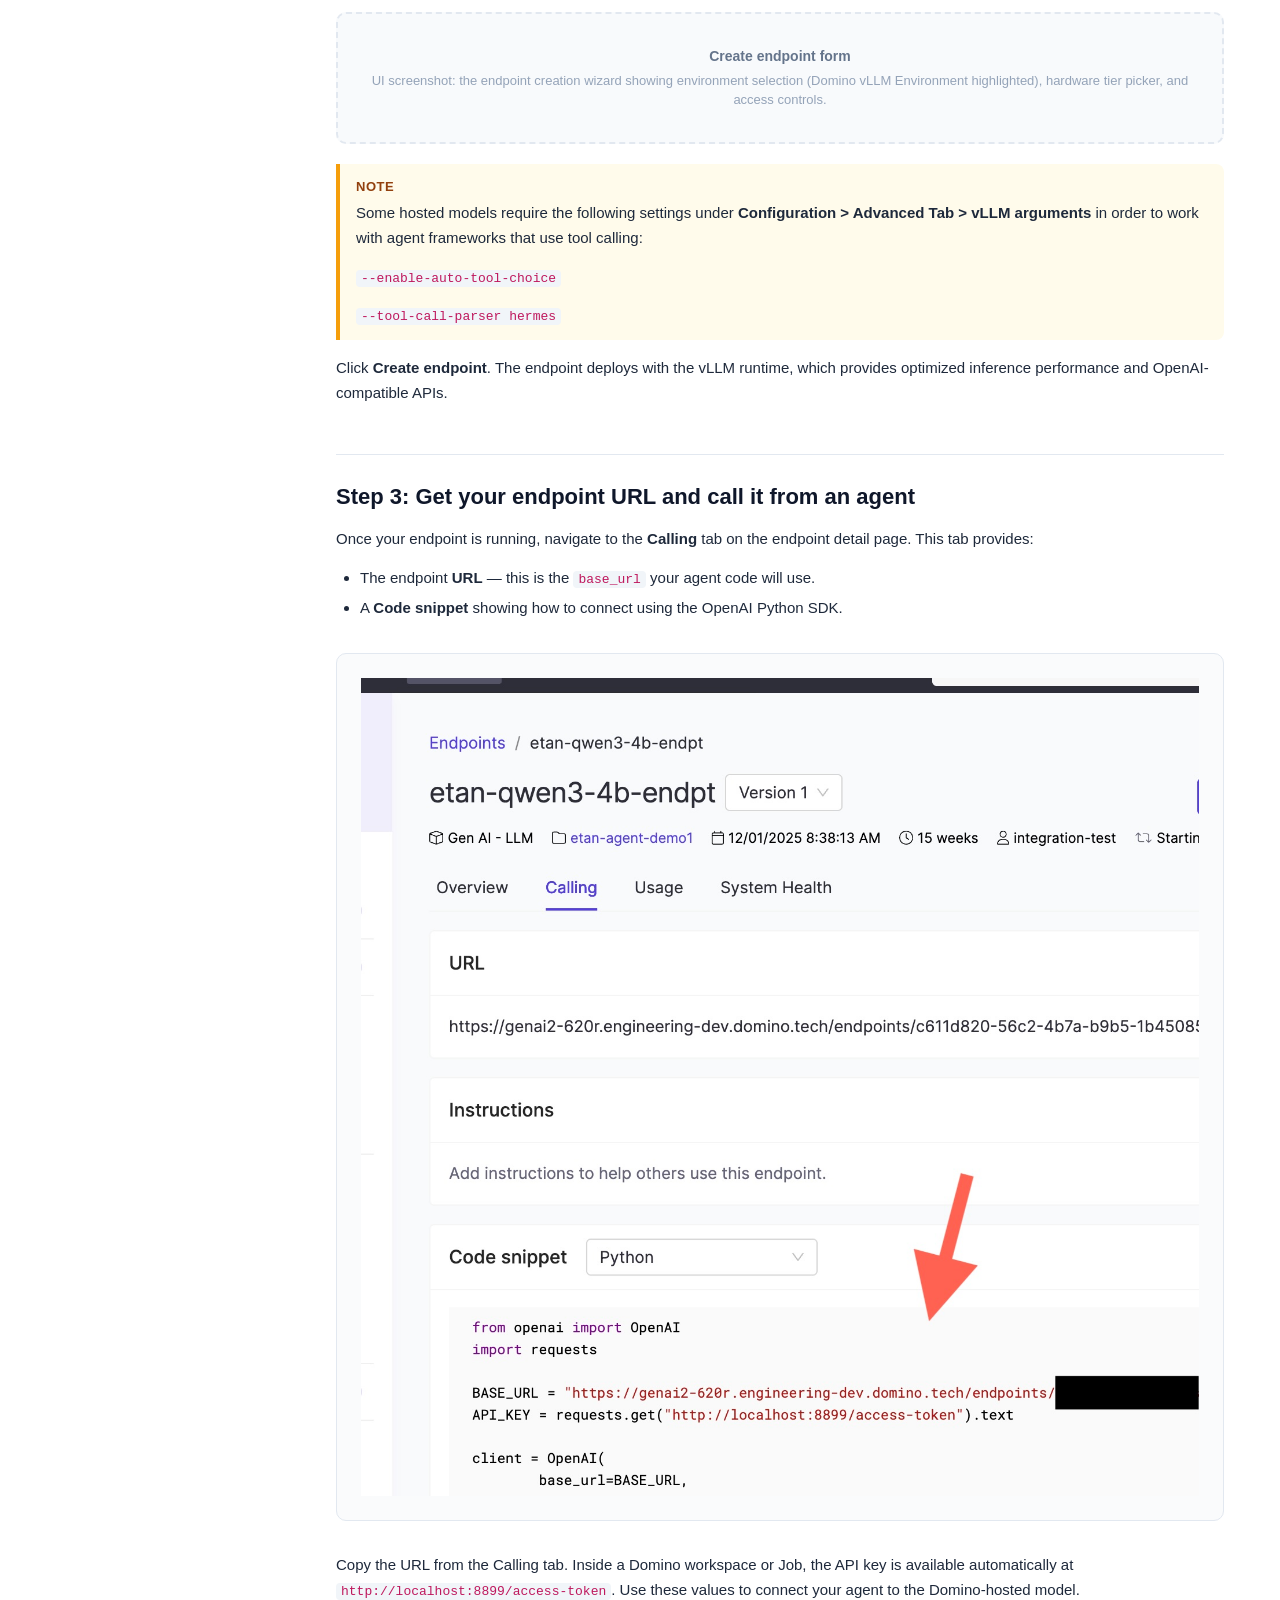
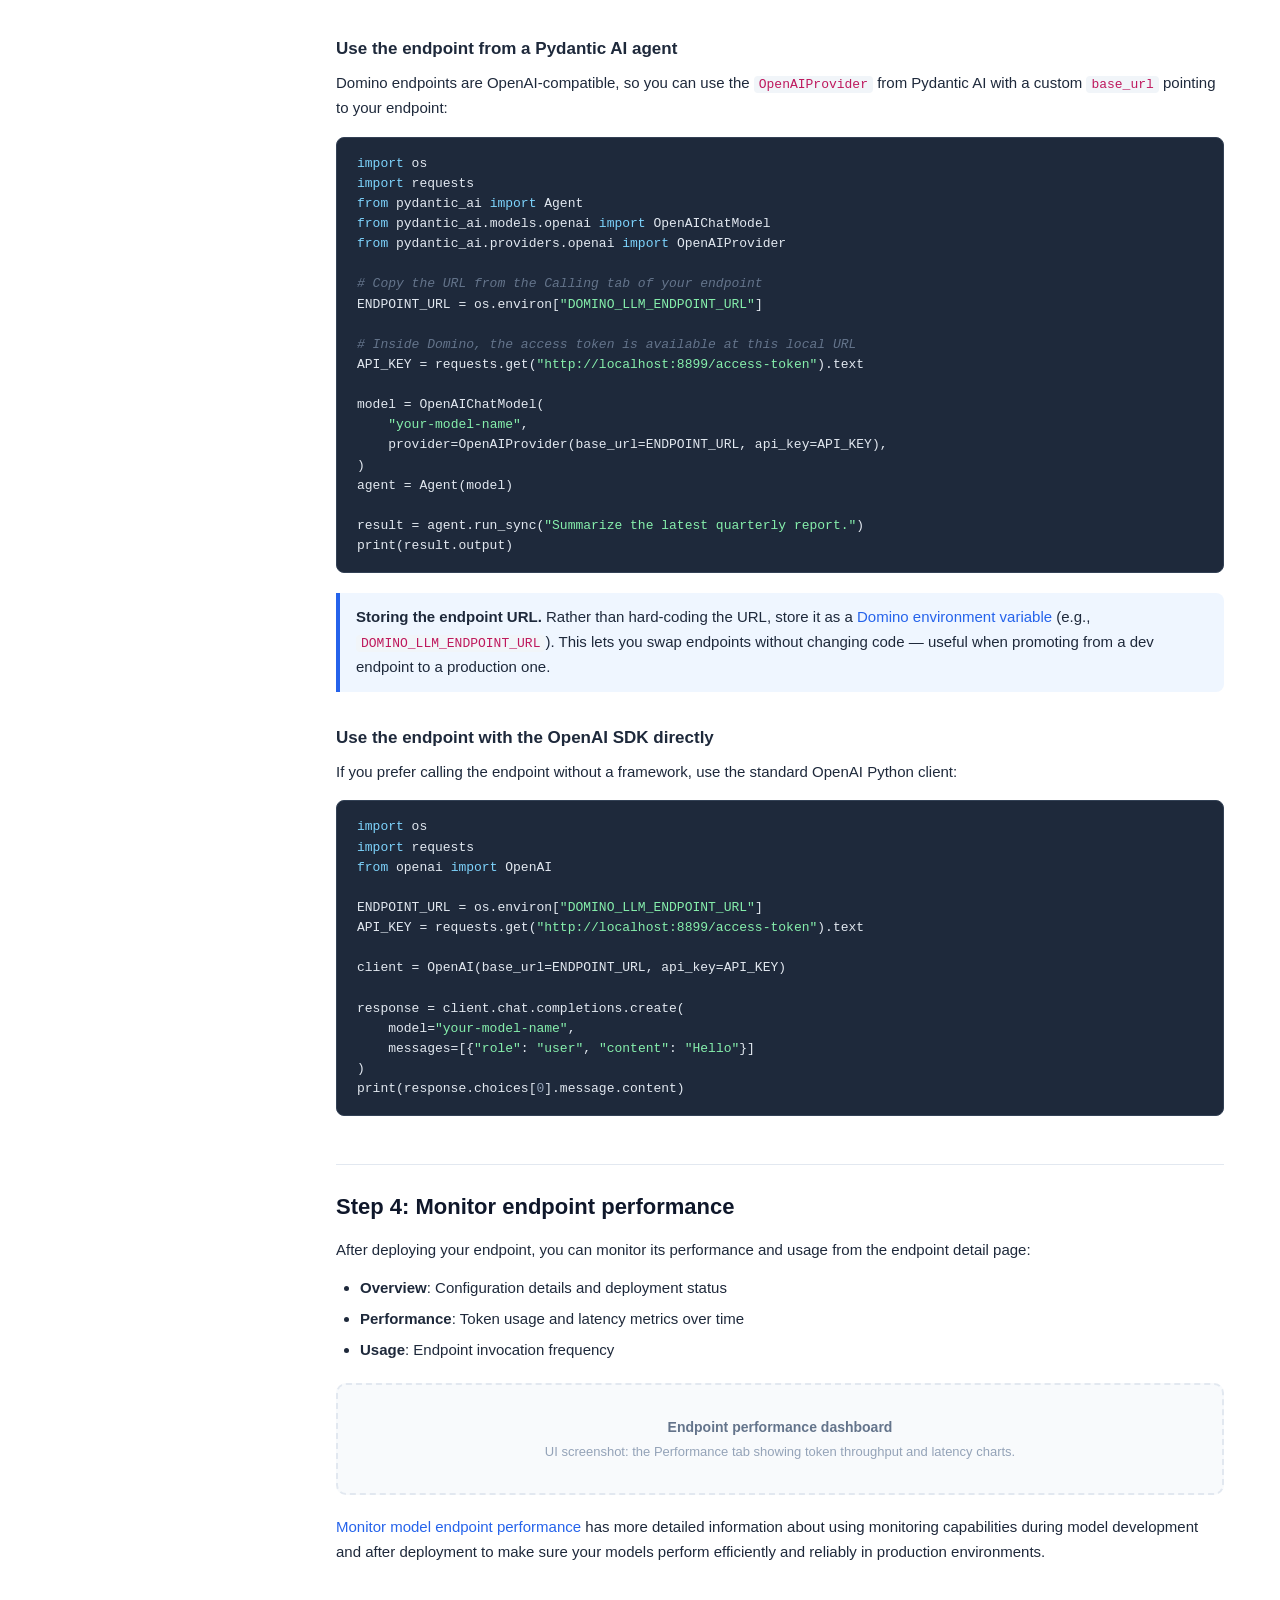
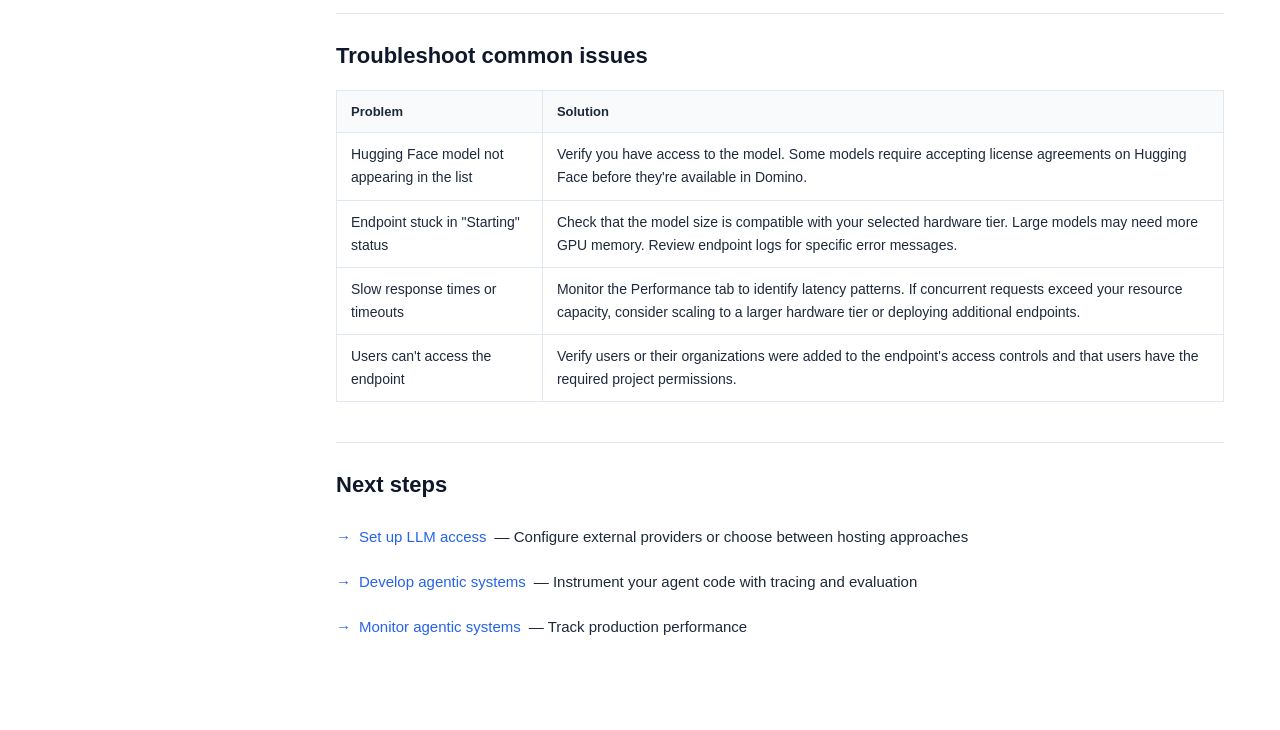
<file: site/pages/llm-deploy.html>
<!DOCTYPE html>
<html lang="en">
<head>
  <meta charset="UTF-8">
  <meta name="viewport" content="width=device-width, initial-scale=1.0">
  <meta name="base-path" content="..">
  <title>Register and deploy LLMs | Domino Docs</title>
  <link rel="stylesheet" href="../css/style.css">
</head>
<body>

<header class="topbar">
  <div class="topbar-logo">
    <span>domino</span>
    <span class="version">Cloud</span>
  </div>
  <nav class="topbar-tabs">
    <a href="#" class="active">User Guide</a>
    <a href="#">Admin Guide</a>
    <a href="sdk-reference.html">API Guide</a>
    <a href="#">Release Notes</a>
  </nav>
</header>

<aside class="sidebar" id="sidebar"></aside>

<main class="content">
  <h1>Register and deploy LLMs</h1>

  <p class="lead">Domino lets you register large language models (LLMs) and deploy them as hosted endpoints with optimized inference. These endpoints provide OpenAI-compatible APIs that your agentic systems and applications can call directly.</p>

  <p>You can register models from Hugging Face or from your <a href="https://docs.dominodatalab.com/en/cloud/user_guide/da707d/track-and-monitor-experiments/">experiment runs</a>, then deploy them as endpoints. You'll need Project Collaborator permissions to register models and create endpoints.</p>

  <h2>Plan your endpoint deployment</h2>

  <p>Before creating an endpoint, consider these key factors to ensure optimal performance and cost-efficiency:</p>

  <h3>Understand your model's requirements</h3>

  <p>Check your model's documentation for minimum memory and compute requirements. Choose <a href="https://apxml.com/tools/vram-calculator">appropriate resource sizes</a> based on requirements and expected usage patterns.</p>

  <h3>Size resources appropriately for expected usage</h3>

  <p>Account for concurrent users: if you expect high throughput or multiple simultaneous requests, minimal GPU sizes may cause slowdowns. Scale up the hardware tier or consider deploying multiple endpoints.</p>

  <p>Balance performance against cost. Start with a tier that meets your requirements and monitor performance before scaling up.</p>

  <div class="info">
    <p><strong>GPU is required.</strong> LLM inference is compute-intensive. Always select a GPU-enabled hardware tier for your endpoint. CPU-only tiers will not provide acceptable latency for model serving. Choose a tier with enough GPU memory (VRAM) to hold your model's weights &mdash; for example, a 7B-parameter model typically needs at least 16 GB of VRAM.</p>
  </div>

  <h2>Step 1: Register a model</h2>

  <p>Register a model to make it available for deployment as an endpoint. Go to <strong>Models &gt; Register</strong> to get started.</p>

  <p>Choose your model source:</p>

  <ul>
    <li><strong>Hugging Face</strong> models that you have access to, or</li>
    <li><strong>Experiment runs</strong> that include a <a href="https://docs.dominodatalab.com/en/cloud/user_guide/3b6ae5/manage-models-with-model-registry/">logged MLflow model</a>.</li>
  </ul>

  <p>Complete the required fields.</p>

  <div class="screenshot-placeholder">
    <strong>Register model form</strong>
    UI screenshot: the model registration form showing model source selection (Hugging Face / Experiment run) and required fields.
  </div>

  <h2>Step 2: Create an endpoint</h2>

  <p>After registering a model, you can deploy it as an endpoint. From your registered model's <strong>Endpoints</strong> tab, click <strong>Create endpoint</strong>.</p>

  <p>Complete the endpoint configuration details:</p>

  <ol>
    <li>Choose a name and description for the endpoint.</li>
    <li>Under <strong>Environment</strong>, select <strong>Domino vLLM Environment</strong>. This environment is pre-configured with the vLLM runtime, which provides optimized inference and an OpenAI-compatible API out of the box.</li>
    <li>Under <strong>Hardware Tier</strong>, select a <strong>GPU-enabled</strong> resource size. Match the GPU memory to your model's requirements &mdash; larger models need more VRAM. For example, use a tier with at least 24&nbsp;GB GPU memory for 13B+ parameter models.</li>
    <li>Configure access controls by adding users or organizations for access to this endpoint.</li>
  </ol>

  <div class="screenshot-placeholder">
    <strong>Create endpoint form</strong>
    UI screenshot: the endpoint creation wizard showing environment selection (Domino vLLM Environment highlighted), hardware tier picker, and access controls.
  </div>

  <div class="note">
    <div class="note-title">Note</div>
    <p>Some hosted models require the following settings under <strong>Configuration &gt; Advanced Tab &gt; vLLM arguments</strong> in order to work with agent frameworks that use tool calling:</p>
    <p><code>--enable-auto-tool-choice</code></p>
    <p><code>--tool-call-parser hermes</code></p>
  </div>

  <p>Click <strong>Create endpoint</strong>. The endpoint deploys with the vLLM runtime, which provides optimized inference performance and OpenAI-compatible APIs.</p>

  <h2>Step 3: Get your endpoint URL and call it from an agent</h2>

  <p>Once your endpoint is running, navigate to the <strong>Calling</strong> tab on the endpoint detail page. This tab provides:</p>

  <ul>
    <li>The endpoint <strong>URL</strong> &mdash; this is the <code>base_url</code> your agent code will use.</li>
    <li>A <strong>Code snippet</strong> showing how to connect using the OpenAI Python SDK.</li>
  </ul>

  <div class="diagram">
    <img src="../assets/call_llm_endpoint.jpg" alt="Endpoint Calling tab showing the endpoint URL and a Python code snippet for connecting with the OpenAI SDK.">
  </div>

  <p>Copy the URL from the Calling tab. Inside a Domino workspace or Job, the API key is available automatically at <code>http://localhost:8899/access-token</code>. Use these values to connect your agent to the Domino-hosted model.</p>

  <h3>Use the endpoint from a Pydantic AI agent</h3>

  <p>Domino endpoints are OpenAI-compatible, so you can use the <code>OpenAIProvider</code> from Pydantic AI with a custom <code>base_url</code> pointing to your endpoint:</p>

<pre><code><span class="kw">import</span> os
<span class="kw">import</span> requests
<span class="kw">from</span> pydantic_ai <span class="kw">import</span> Agent
<span class="kw">from</span> pydantic_ai.models.openai <span class="kw">import</span> OpenAIChatModel
<span class="kw">from</span> pydantic_ai.providers.openai <span class="kw">import</span> OpenAIProvider

<span class="cm"># Copy the URL from the Calling tab of your endpoint</span>
ENDPOINT_URL = os.environ[<span class="str">"DOMINO_LLM_ENDPOINT_URL"</span>]

<span class="cm"># Inside Domino, the access token is available at this local URL</span>
API_KEY = requests.get(<span class="str">"http://localhost:8899/access-token"</span>).text

model = OpenAIChatModel(
    <span class="str">"your-model-name"</span>,
    provider=OpenAIProvider(base_url=ENDPOINT_URL, api_key=API_KEY),
)
agent = Agent(model)

result = agent.run_sync(<span class="str">"Summarize the latest quarterly report."</span>)
print(result.output)</code></pre>

  <div class="info">
    <p><strong>Storing the endpoint URL.</strong> Rather than hard-coding the URL, store it as a <a href="llm-setup.html">Domino environment variable</a> (e.g., <code>DOMINO_LLM_ENDPOINT_URL</code>). This lets you swap endpoints without changing code &mdash; useful when promoting from a dev endpoint to a production one.</p>
  </div>

  <h3>Use the endpoint with the OpenAI SDK directly</h3>

  <p>If you prefer calling the endpoint without a framework, use the standard OpenAI Python client:</p>

<pre><code><span class="kw">import</span> os
<span class="kw">import</span> requests
<span class="kw">from</span> openai <span class="kw">import</span> OpenAI

ENDPOINT_URL = os.environ[<span class="str">"DOMINO_LLM_ENDPOINT_URL"</span>]
API_KEY = requests.get(<span class="str">"http://localhost:8899/access-token"</span>).text

client = OpenAI(base_url=ENDPOINT_URL, api_key=API_KEY)

response = client.chat.completions.create(
    model=<span class="str">"your-model-name"</span>,
    messages=[{<span class="str">"role"</span>: <span class="str">"user"</span>, <span class="str">"content"</span>: <span class="str">"Hello"</span>}]
)
print(response.choices[<span class="op">0</span>].message.content)</code></pre>

  <h2>Step 4: Monitor endpoint performance</h2>

  <p>After deploying your endpoint, you can monitor its performance and usage from the endpoint detail page:</p>

  <ul>
    <li><strong>Overview</strong>: Configuration details and deployment status</li>
    <li><strong>Performance</strong>: Token usage and latency metrics over time</li>
    <li><strong>Usage</strong>: Endpoint invocation frequency</li>
  </ul>

  <div class="screenshot-placeholder">
    <strong>Endpoint performance dashboard</strong>
    UI screenshot: the Performance tab showing token throughput and latency charts.
  </div>

  <p><a href="https://docs.dominodatalab.com/en/cloud/user_guide/e891f3/monitor-model-endpoints/">Monitor model endpoint performance</a> has more detailed information about using monitoring capabilities during model development and after deployment to make sure your models perform efficiently and reliably in production environments.</p>

  <h2>Troubleshoot common issues</h2>

  <table>
    <thead>
      <tr><th>Problem</th><th>Solution</th></tr>
    </thead>
    <tbody>
      <tr>
        <td>Hugging Face model not appearing in the list</td>
        <td>Verify you have access to the model. Some models require accepting license agreements on Hugging Face before they're available in Domino.</td>
      </tr>
      <tr>
        <td>Endpoint stuck in "Starting" status</td>
        <td>Check that the model size is compatible with your selected hardware tier. Large models may need more GPU memory. Review endpoint logs for specific error messages.</td>
      </tr>
      <tr>
        <td>Slow response times or timeouts</td>
        <td>Monitor the Performance tab to identify latency patterns. If concurrent requests exceed your resource capacity, consider scaling to a larger hardware tier or deploying additional endpoints.</td>
      </tr>
      <tr>
        <td>Users can't access the endpoint</td>
        <td>Verify users or their organizations were added to the endpoint's access controls and that users have the required project permissions.</td>
      </tr>
    </tbody>
  </table>

  <div class="next-steps">
    <h2>Next steps</h2>
    <div class="next-link"><a href="llm-setup.html">Set up LLM access</a> &mdash; Configure external providers or choose between hosting approaches</div>
    <div class="next-link"><a href="develop.html">Develop agentic systems</a> &mdash; Instrument your agent code with tracing and evaluation</div>
    <div class="next-link"><a href="monitor.html">Monitor agentic systems</a> &mdash; Track production performance</div>
  </div>

</main>

<script src="../js/nav.js"></script>
</body>
</html>
</file>
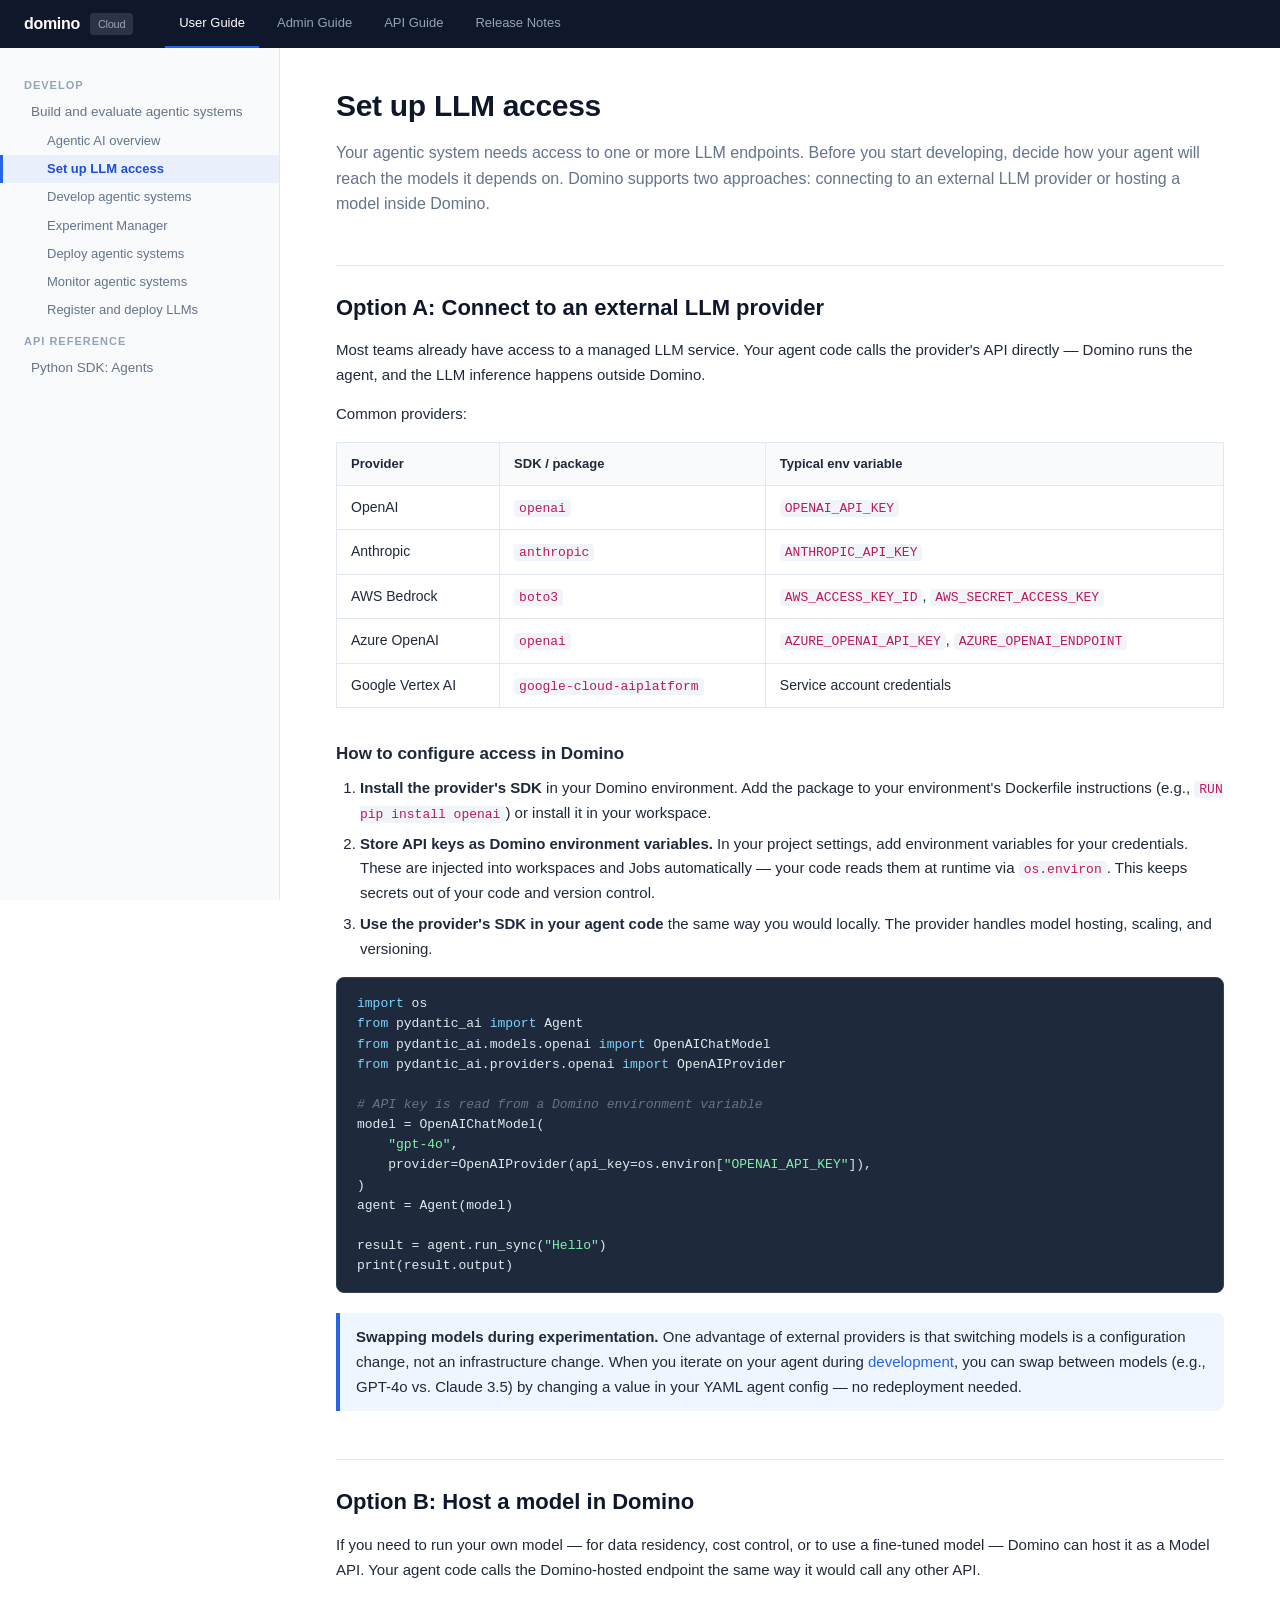
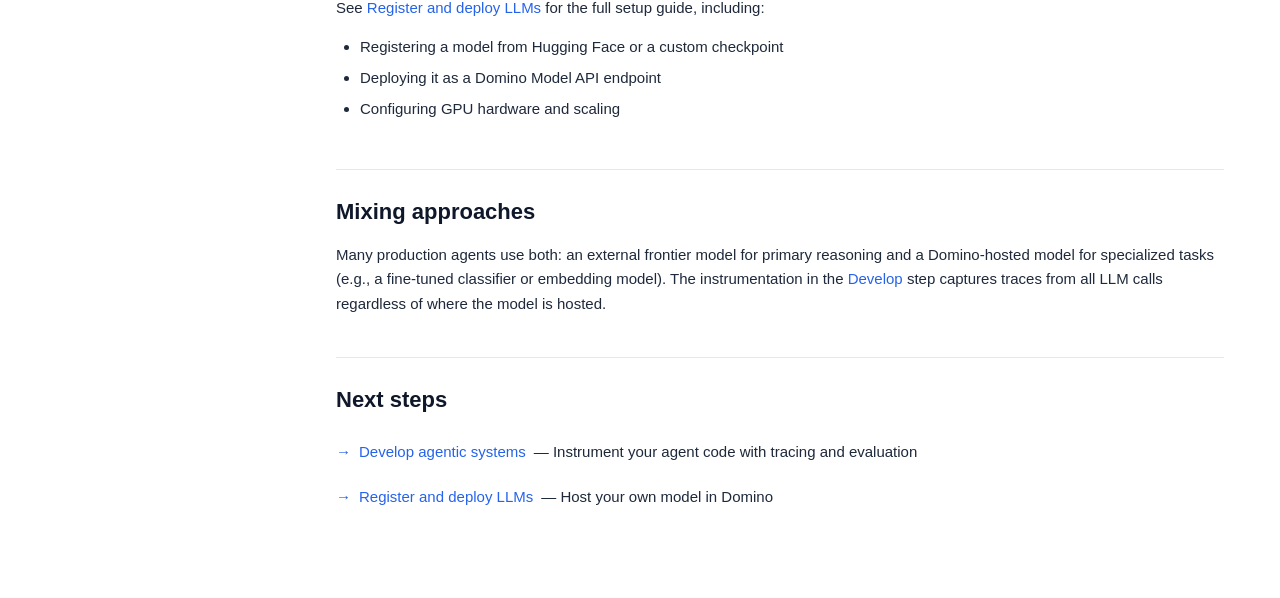
<file: site/pages/llm-setup.html>
<!DOCTYPE html>
<html lang="en">
<head>
  <meta charset="UTF-8">
  <meta name="viewport" content="width=device-width, initial-scale=1.0">
  <meta name="base-path" content="..">
  <title>Set up LLM access | Domino Docs</title>
  <link rel="stylesheet" href="../css/style.css">
</head>
<body>

<header class="topbar">
  <div class="topbar-logo">
    <span>domino</span>
    <span class="version">Cloud</span>
  </div>
  <nav class="topbar-tabs">
    <a href="#" class="active">User Guide</a>
    <a href="#">Admin Guide</a>
    <a href="sdk-reference.html">API Guide</a>
    <a href="#">Release Notes</a>
  </nav>
</header>

<aside class="sidebar" id="sidebar"></aside>

<main class="content">
  <h1>Set up LLM access</h1>

  <p class="lead">Your agentic system needs access to one or more LLM endpoints. Before you start developing, decide how your agent will reach the models it depends on. Domino supports two approaches: connecting to an external LLM provider or hosting a model inside Domino.</p>

  <h2>Option A: Connect to an external LLM provider</h2>

  <p>Most teams already have access to a managed LLM service. Your agent code calls the provider's API directly &mdash; Domino runs the agent, and the LLM inference happens outside Domino.</p>

  <p>Common providers:</p>

  <table>
    <thead>
      <tr><th>Provider</th><th>SDK / package</th><th>Typical env variable</th></tr>
    </thead>
    <tbody>
      <tr><td>OpenAI</td><td><code>openai</code></td><td><code>OPENAI_API_KEY</code></td></tr>
      <tr><td>Anthropic</td><td><code>anthropic</code></td><td><code>ANTHROPIC_API_KEY</code></td></tr>
      <tr><td>AWS Bedrock</td><td><code>boto3</code></td><td><code>AWS_ACCESS_KEY_ID</code>, <code>AWS_SECRET_ACCESS_KEY</code></td></tr>
      <tr><td>Azure OpenAI</td><td><code>openai</code></td><td><code>AZURE_OPENAI_API_KEY</code>, <code>AZURE_OPENAI_ENDPOINT</code></td></tr>
      <tr><td>Google Vertex AI</td><td><code>google-cloud-aiplatform</code></td><td>Service account credentials</td></tr>
    </tbody>
  </table>

  <h3>How to configure access in Domino</h3>

  <ol>
    <li><strong>Install the provider's SDK</strong> in your Domino environment. Add the package to your environment's Dockerfile instructions (e.g., <code>RUN pip install openai</code>) or install it in your workspace.</li>
    <li><strong>Store API keys as Domino environment variables.</strong> In your project settings, add environment variables for your credentials. These are injected into workspaces and Jobs automatically &mdash; your code reads them at runtime via <code>os.environ</code>. This keeps secrets out of your code and version control.</li>
    <li><strong>Use the provider's SDK in your agent code</strong> the same way you would locally. The provider handles model hosting, scaling, and versioning.</li>
  </ol>

<pre><code><span class="kw">import</span> os
<span class="kw">from</span> pydantic_ai <span class="kw">import</span> Agent
<span class="kw">from</span> pydantic_ai.models.openai <span class="kw">import</span> OpenAIChatModel
<span class="kw">from</span> pydantic_ai.providers.openai <span class="kw">import</span> OpenAIProvider

<span class="cm"># API key is read from a Domino environment variable</span>
model = OpenAIChatModel(
    <span class="str">"gpt-4o"</span>,
    provider=OpenAIProvider(api_key=os.environ[<span class="str">"OPENAI_API_KEY"</span>]),
)
agent = Agent(model)

result = agent.run_sync(<span class="str">"Hello"</span>)
print(result.output)</code></pre>

  <div class="info">
    <p><strong>Swapping models during experimentation.</strong> One advantage of external providers is that switching models is a configuration change, not an infrastructure change. When you iterate on your agent during <a href="develop.html">development</a>, you can swap between models (e.g., GPT-4o vs. Claude 3.5) by changing a value in your YAML agent config &mdash; no redeployment needed.</p>
  </div>

  <h2>Option B: Host a model in Domino</h2>

  <p>If you need to run your own model &mdash; for data residency, cost control, or to use a fine-tuned model &mdash; Domino can host it as a Model API. Your agent code calls the Domino-hosted endpoint the same way it would call any other API.</p>

  <p>See <a href="llm-deploy.html">Register and deploy LLMs</a> for the full setup guide, including:</p>

  <ul>
    <li>Registering a model from Hugging Face or a custom checkpoint</li>
    <li>Deploying it as a Domino Model API endpoint</li>
    <li>Configuring GPU hardware and scaling</li>
  </ul>

  <h2>Mixing approaches</h2>

  <p>Many production agents use both: an external frontier model for primary reasoning and a Domino-hosted model for specialized tasks (e.g., a fine-tuned classifier or embedding model). The instrumentation in the <a href="develop.html">Develop</a> step captures traces from all LLM calls regardless of where the model is hosted.</p>

  <div class="next-steps">
    <h2>Next steps</h2>
    <div class="next-link"><a href="develop.html">Develop agentic systems</a> &mdash; Instrument your agent code with tracing and evaluation</div>
    <div class="next-link"><a href="llm-deploy.html">Register and deploy LLMs</a> &mdash; Host your own model in Domino</div>
  </div>

</main>

<script src="../js/nav.js"></script>
</body>
</html>
</file>
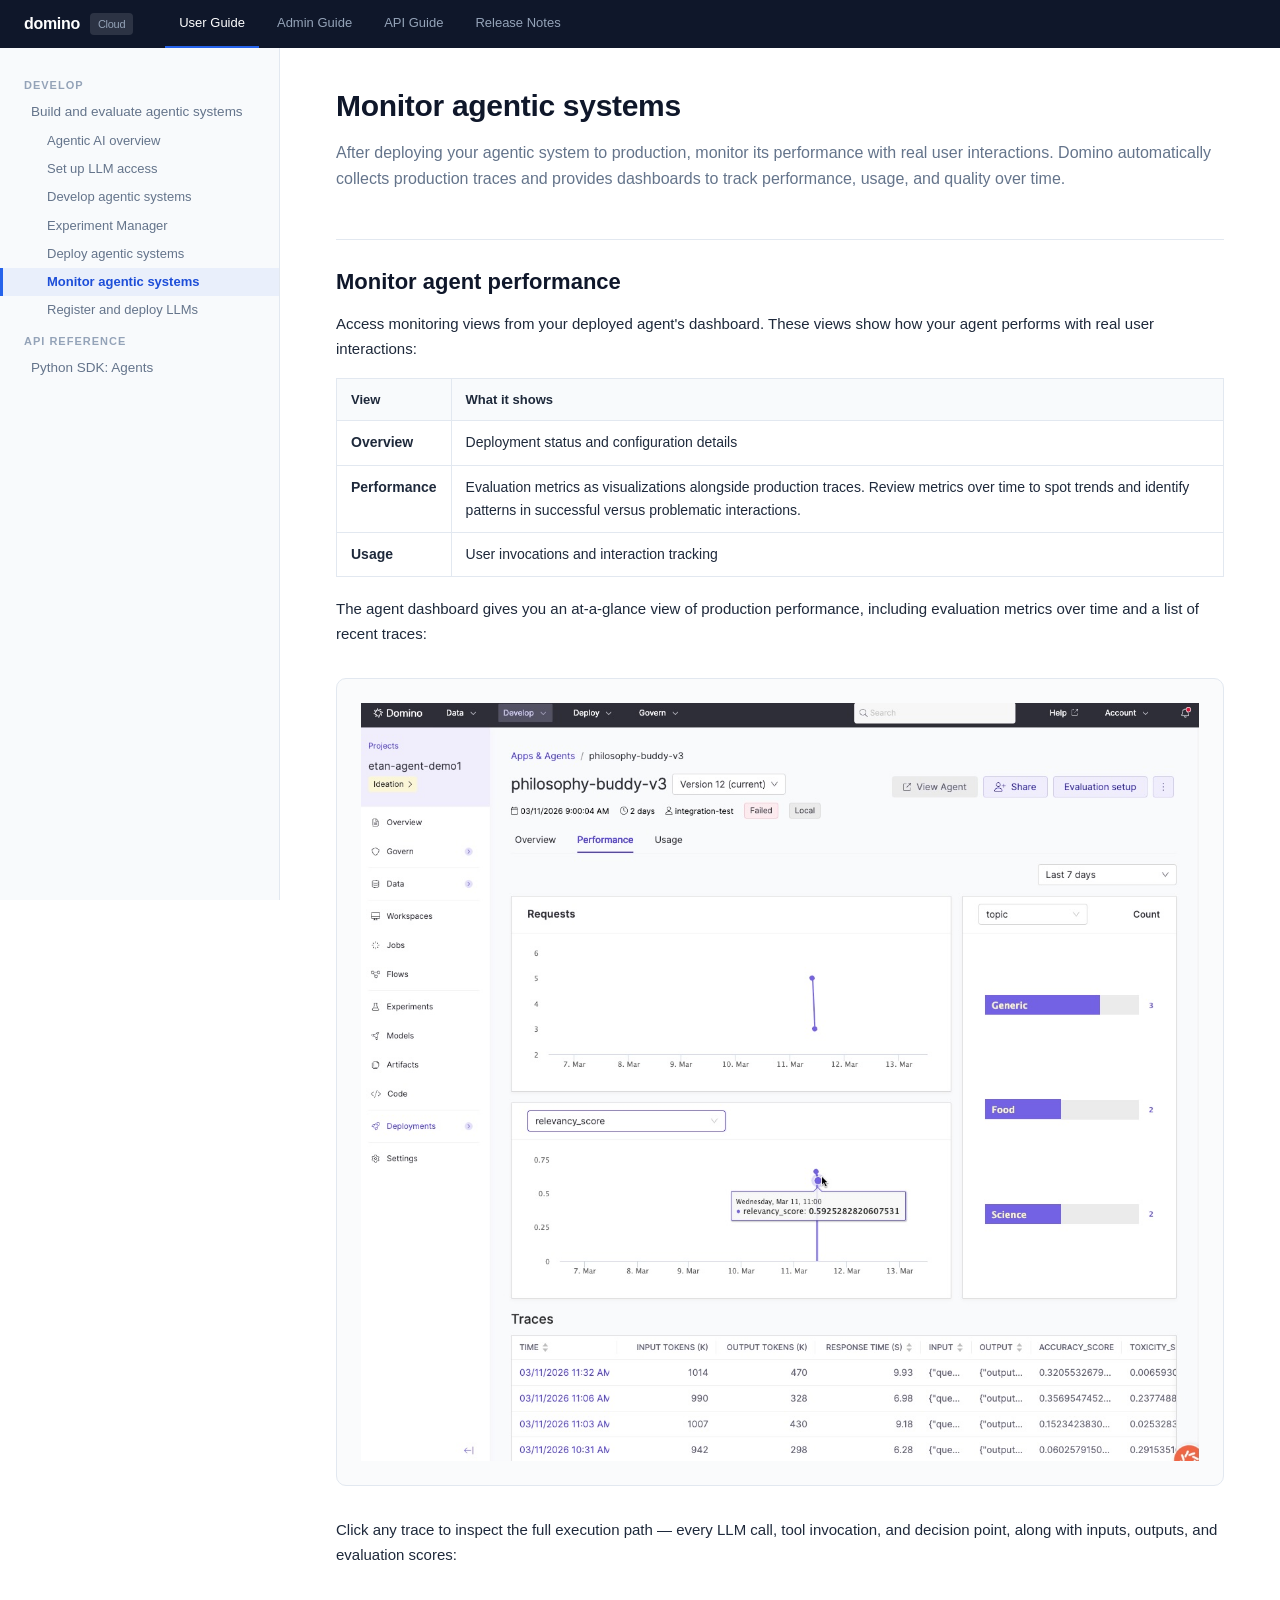
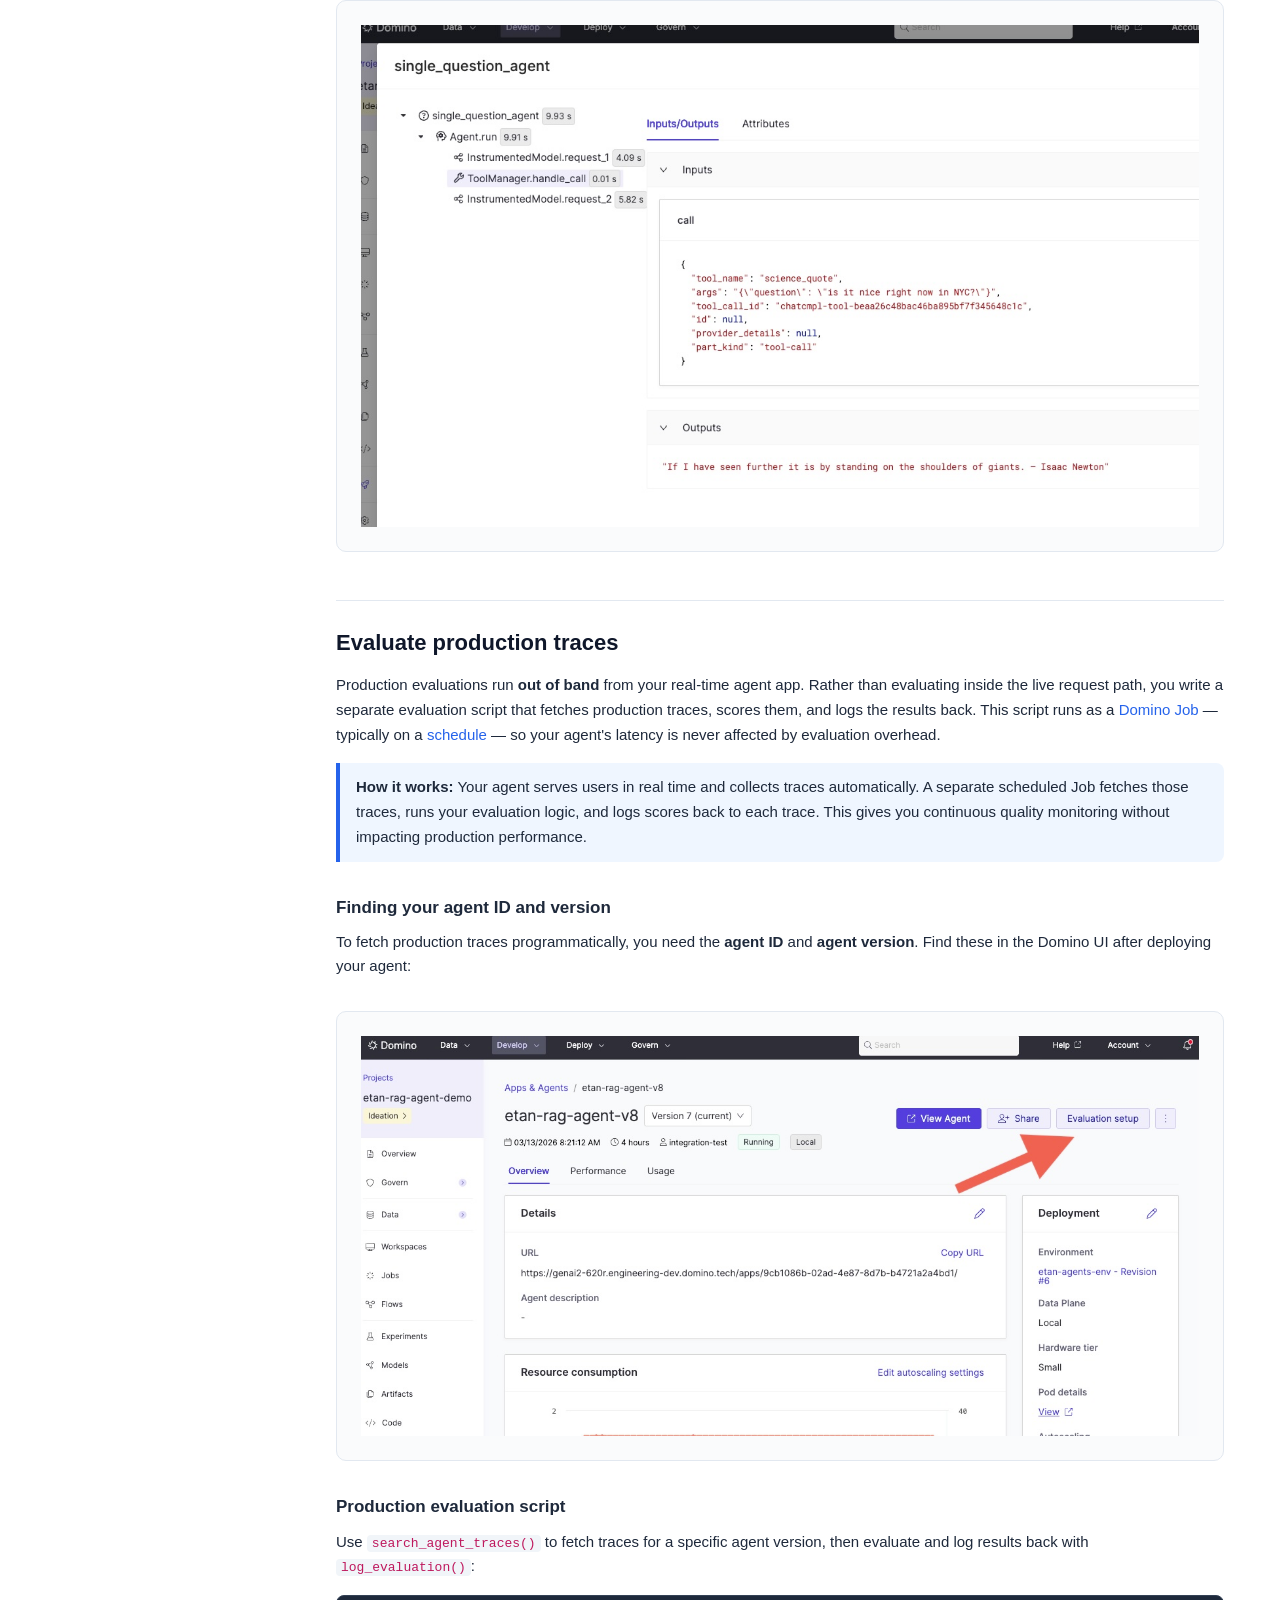
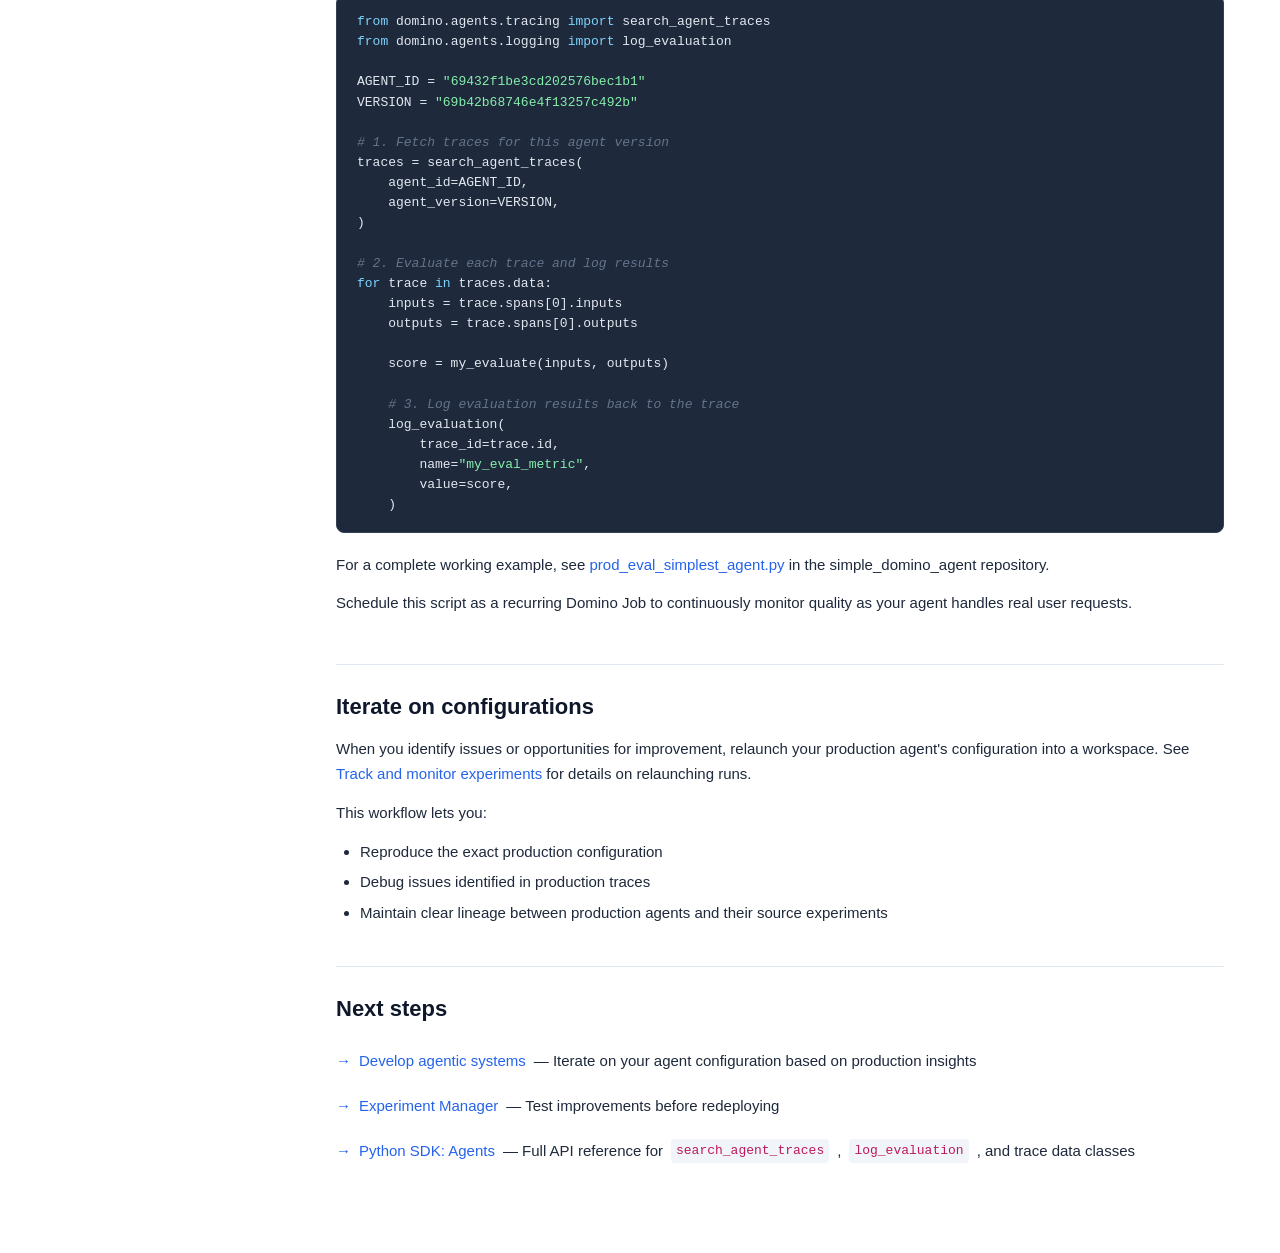
<file: site/pages/monitor.html>
<!DOCTYPE html>
<html lang="en">
<head>
  <meta charset="UTF-8">
  <meta name="viewport" content="width=device-width, initial-scale=1.0">
  <meta name="base-path" content="..">
  <title>Monitor agentic systems | Domino Docs</title>
  <link rel="stylesheet" href="../css/style.css">
</head>
<body>

<header class="topbar">
  <div class="topbar-logo">
    <span>domino</span>
    <span class="version">Cloud</span>
  </div>
  <nav class="topbar-tabs">
    <a href="#" class="active">User Guide</a>
    <a href="#">Admin Guide</a>
    <a href="sdk-reference.html">API Guide</a>
    <a href="#">Release Notes</a>
  </nav>
</header>

<aside class="sidebar" id="sidebar"></aside>

<main class="content">
  <h1>Monitor agentic systems</h1>

  <p class="lead">After deploying your agentic system to production, monitor its performance with real user interactions. Domino automatically collects production traces and provides dashboards to track performance, usage, and quality over time.</p>

  <h2>Monitor agent performance</h2>

  <p>Access monitoring views from your deployed agent's dashboard. These views show how your agent performs with real user interactions:</p>

  <table>
    <thead>
      <tr><th>View</th><th>What it shows</th></tr>
    </thead>
    <tbody>
      <tr><td><strong>Overview</strong></td><td>Deployment status and configuration details</td></tr>
      <tr><td><strong>Performance</strong></td><td>Evaluation metrics as visualizations alongside production traces. Review metrics over time to spot trends and identify patterns in successful versus problematic interactions.</td></tr>
      <tr><td><strong>Usage</strong></td><td>User invocations and interaction tracking</td></tr>
    </tbody>
  </table>

  <p>The agent dashboard gives you an at-a-glance view of production performance, including evaluation metrics over time and a list of recent traces:</p>

  <div class="diagram">
    <img src="../assets/agent_dash.jpg" alt="Agent monitoring dashboard showing evaluation metrics, trace counts, and performance trends over time.">
  </div>

  <p>Click any trace to inspect the full execution path &mdash; every LLM call, tool invocation, and decision point, along with inputs, outputs, and evaluation scores:</p>

  <div class="diagram">
    <img src="../assets/agent_trace.jpg" alt="Trace detail view showing the span tree for a single agent interaction, with inputs, outputs, and timing for each step.">
  </div>

  <h2>Evaluate production traces</h2>

  <p>Production evaluations run <strong>out of band</strong> from your real-time agent app. Rather than evaluating inside the live request path, you write a separate evaluation script that fetches production traces, scores them, and logs the results back. This script runs as a <a href="https://docs.dominodatalab.com/en/cloud/user_guide/942549/work-with-jobs/">Domino Job</a> &mdash; typically on a <a href="https://docs.dominodatalab.com/en/cloud/user_guide/5dce1f/schedule-jobs/">schedule</a> &mdash; so your agent's latency is never affected by evaluation overhead.</p>

  <div class="info">
    <p><strong>How it works:</strong> Your agent serves users in real time and collects traces automatically. A separate scheduled Job fetches those traces, runs your evaluation logic, and logs scores back to each trace. This gives you continuous quality monitoring without impacting production performance.</p>
  </div>

  <h3>Finding your agent ID and version</h3>

  <p>To fetch production traces programmatically, you need the <strong>agent ID</strong> and <strong>agent version</strong>. Find these in the Domino UI after deploying your agent:</p>

  <div class="diagram">
    <img src="../assets/production_evals_info.jpg" alt="Domino agent dashboard showing the agent ID and version fields, which are needed for programmatic trace search.">
  </div>

  <h3>Production evaluation script</h3>

  <p>Use <code>search_agent_traces()</code> to fetch traces for a specific agent version, then evaluate and log results back with <code>log_evaluation()</code>:</p>

<pre><code><span class="kw">from</span> domino.agents.tracing <span class="kw">import</span> search_agent_traces
<span class="kw">from</span> domino.agents.logging <span class="kw">import</span> log_evaluation

AGENT_ID = <span class="str">"69432f1be3cd202576bec1b1"</span>
VERSION = <span class="str">"69b42b68746e4f13257c492b"</span>

<span class="cm"># 1. Fetch traces for this agent version</span>
traces = search_agent_traces(
    agent_id=AGENT_ID,
    agent_version=VERSION,
)

<span class="cm"># 2. Evaluate each trace and log results</span>
<span class="kw">for</span> trace <span class="kw">in</span> traces.data:
    inputs = trace.spans[0].inputs
    outputs = trace.spans[0].outputs

    score = my_evaluate(inputs, outputs)

    <span class="cm"># 3. Log evaluation results back to the trace</span>
    log_evaluation(
        trace_id=trace.id,
        name=<span class="str">"my_eval_metric"</span>,
        value=score,
    )</code></pre>

  <p>For a complete working example, see <a href="https://github.com/dominodatalab/simple_domino_agent/blob/main/prod_eval_simplest_agent.py">prod_eval_simplest_agent.py</a> in the simple_domino_agent repository.</p>

  <p>Schedule this script as a recurring Domino Job to continuously monitor quality as your agent handles real user requests.</p>

  <h2>Iterate on configurations</h2>

  <p>When you identify issues or opportunities for improvement, relaunch your production agent's configuration into a workspace. See <a href="https://docs.dominodatalab.com/en/cloud/user_guide/da707d/track-and-monitor-experiments/">Track and monitor experiments</a> for details on relaunching runs.</p>

  <p>This workflow lets you:</p>

  <ul>
    <li>Reproduce the exact production configuration</li>
    <li>Debug issues identified in production traces</li>
    <li>Maintain clear lineage between production agents and their source experiments</li>
  </ul>

  <div class="next-steps">
    <h2>Next steps</h2>
    <div class="next-link"><a href="develop.html">Develop agentic systems</a> &mdash; Iterate on your agent configuration based on production insights</div>
    <div class="next-link"><a href="experiment.html">Experiment Manager</a> &mdash; Test improvements before redeploying</div>
    <div class="next-link"><a href="sdk-reference.html">Python SDK: Agents</a> &mdash; Full API reference for <code>search_agent_traces</code>, <code>log_evaluation</code>, and trace data classes</div>
  </div>

</main>

<script src="../js/nav.js"></script>
</body>
</html>
</file>
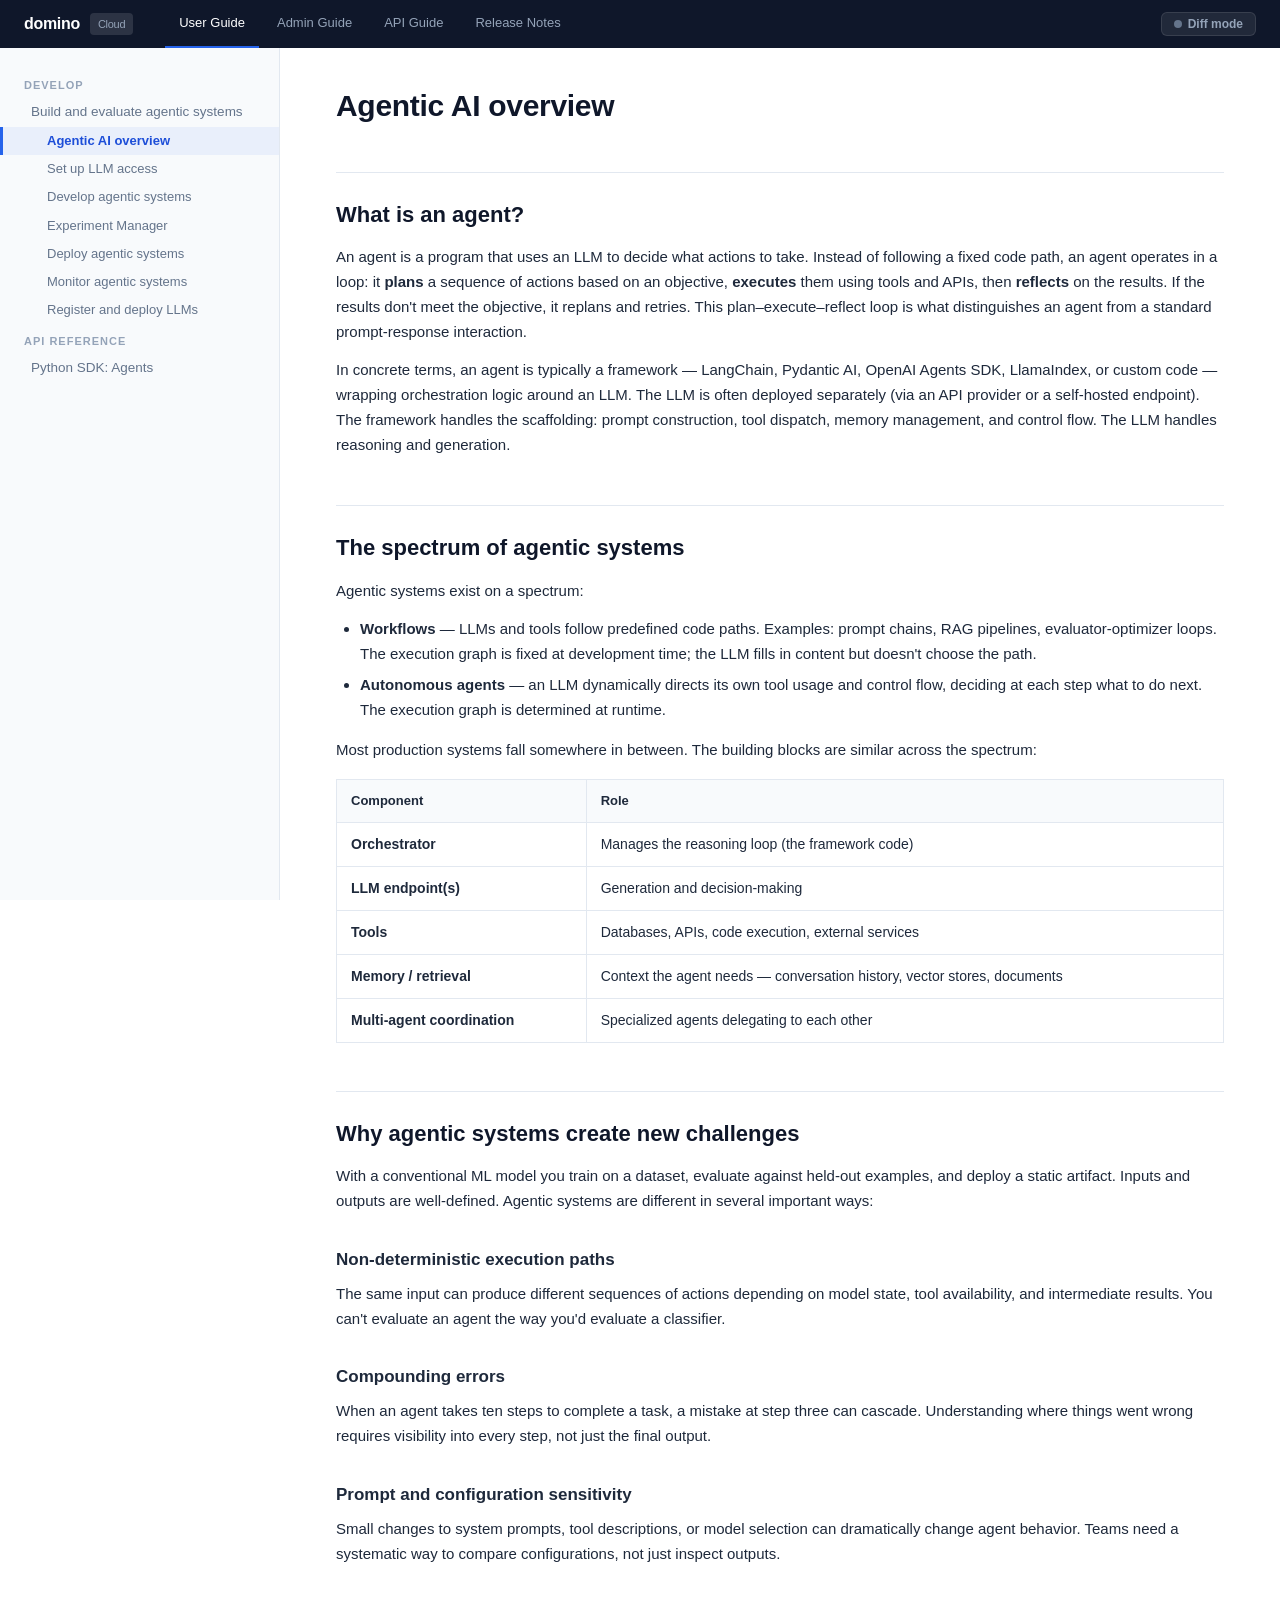
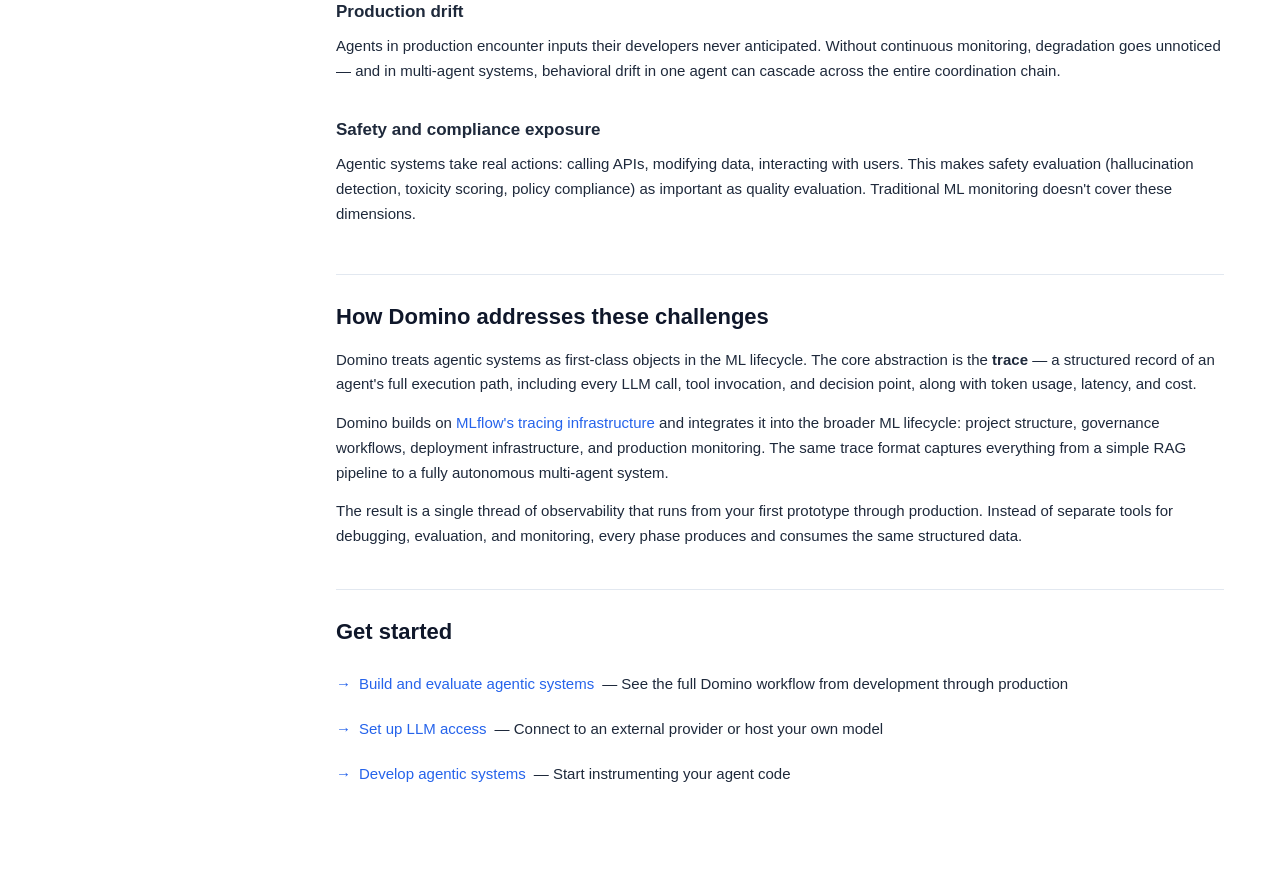
<file: site/pages/overview.html>
<!DOCTYPE html>
<html lang="en">
<head>
  <meta charset="UTF-8">
  <meta name="viewport" content="width=device-width, initial-scale=1.0">
  <meta name="base-path" content="..">
  <title>Agentic AI overview | Domino Docs</title>
  <link rel="stylesheet" href="../css/style.css">
</head>
<body>

<header class="topbar">
  <div class="topbar-logo">
    <span>domino</span>
    <span class="version">Cloud</span>
  </div>
  <nav class="topbar-tabs">
    <a href="#" class="active">User Guide</a>
    <a href="#">Admin Guide</a>
    <a href="sdk-reference.html">API Guide</a>
    <a href="#">Release Notes</a>
  </nav>
</header>

<aside class="sidebar" id="sidebar"></aside>

<main class="content">
  <div class="changed" data-change-label="Entire page is new &mdash; conceptual overview proposed in revision plan">
    <h1>Agentic AI overview</h1>
  </div>

  <h2>What is an agent?</h2>

  <p>An agent is a program that uses an LLM to decide what actions to take. Instead of following a fixed code path, an agent operates in a loop: it <strong>plans</strong> a sequence of actions based on an objective, <strong>executes</strong> them using tools and APIs, then <strong>reflects</strong> on the results. If the results don't meet the objective, it replans and retries. This plan&ndash;execute&ndash;reflect loop is what distinguishes an agent from a standard prompt-response interaction.</p>

  <p>In concrete terms, an agent is typically a framework &mdash; LangChain, Pydantic AI, OpenAI Agents SDK, LlamaIndex, or custom code &mdash; wrapping orchestration logic around an LLM. The LLM is often deployed separately (via an API provider or a self-hosted endpoint). The framework handles the scaffolding: prompt construction, tool dispatch, memory management, and control flow. The LLM handles reasoning and generation.</p>

  <h2>The spectrum of agentic systems</h2>

  <p>Agentic systems exist on a spectrum:</p>

  <ul>
    <li><strong>Workflows</strong> &mdash; LLMs and tools follow predefined code paths. Examples: prompt chains, RAG pipelines, evaluator-optimizer loops. The execution graph is fixed at development time; the LLM fills in content but doesn't choose the path.</li>
    <li><strong>Autonomous agents</strong> &mdash; an LLM dynamically directs its own tool usage and control flow, deciding at each step what to do next. The execution graph is determined at runtime.</li>
  </ul>

  <p>Most production systems fall somewhere in between. The building blocks are similar across the spectrum:</p>

  <table>
    <thead>
      <tr><th>Component</th><th>Role</th></tr>
    </thead>
    <tbody>
      <tr><td><strong>Orchestrator</strong></td><td>Manages the reasoning loop (the framework code)</td></tr>
      <tr><td><strong>LLM endpoint(s)</strong></td><td>Generation and decision-making</td></tr>
      <tr><td><strong>Tools</strong></td><td>Databases, APIs, code execution, external services</td></tr>
      <tr><td><strong>Memory / retrieval</strong></td><td>Context the agent needs &mdash; conversation history, vector stores, documents</td></tr>
      <tr><td><strong>Multi-agent coordination</strong></td><td>Specialized agents delegating to each other</td></tr>
    </tbody>
  </table>

  <h2>Why agentic systems create new challenges</h2>

  <p>With a conventional ML model you train on a dataset, evaluate against held-out examples, and deploy a static artifact. Inputs and outputs are well-defined. Agentic systems are different in several important ways:</p>

  <h3>Non-deterministic execution paths</h3>
  <p>The same input can produce different sequences of actions depending on model state, tool availability, and intermediate results. You can't evaluate an agent the way you'd evaluate a classifier.</p>

  <h3>Compounding errors</h3>
  <p>When an agent takes ten steps to complete a task, a mistake at step three can cascade. Understanding where things went wrong requires visibility into every step, not just the final output.</p>

  <h3>Prompt and configuration sensitivity</h3>
  <p>Small changes to system prompts, tool descriptions, or model selection can dramatically change agent behavior. Teams need a systematic way to compare configurations, not just inspect outputs.</p>

  <h3>Production drift</h3>
  <p>Agents in production encounter inputs their developers never anticipated. Without continuous monitoring, degradation goes unnoticed &mdash; and in multi-agent systems, behavioral drift in one agent can cascade across the entire coordination chain.</p>

  <h3>Safety and compliance exposure</h3>
  <p>Agentic systems take real actions: calling APIs, modifying data, interacting with users. This makes safety evaluation (hallucination detection, toxicity scoring, policy compliance) as important as quality evaluation. Traditional ML monitoring doesn't cover these dimensions.</p>

  <h2>How Domino addresses these challenges</h2>

  <p>Domino treats agentic systems as first-class objects in the ML lifecycle. The core abstraction is the <strong>trace</strong> &mdash; a structured record of an agent's full execution path, including every LLM call, tool invocation, and decision point, along with token usage, latency, and cost.</p>

  <p>Domino builds on <a href="https://mlflow.org/docs/latest/genai/tracing/index.html">MLflow's tracing infrastructure</a> and integrates it into the broader ML lifecycle: project structure, governance workflows, deployment infrastructure, and production monitoring. The same trace format captures everything from a simple RAG pipeline to a fully autonomous multi-agent system.</p>

  <p>The result is a single thread of observability that runs from your first prototype through production. Instead of separate tools for debugging, evaluation, and monitoring, every phase produces and consumes the same structured data.</p>

  <div class="next-steps">
    <h2>Get started</h2>
    <div class="next-link"><a href="../index.html">Build and evaluate agentic systems</a> &mdash; See the full Domino workflow from development through production</div>
    <div class="next-link"><a href="llm-setup.html">Set up LLM access</a> &mdash; Connect to an external provider or host your own model</div>
    <div class="next-link"><a href="develop.html">Develop agentic systems</a> &mdash; Start instrumenting your agent code</div>
  </div>

</main>

<script src="../js/nav.js"></script>
</body>
</html>
</file>
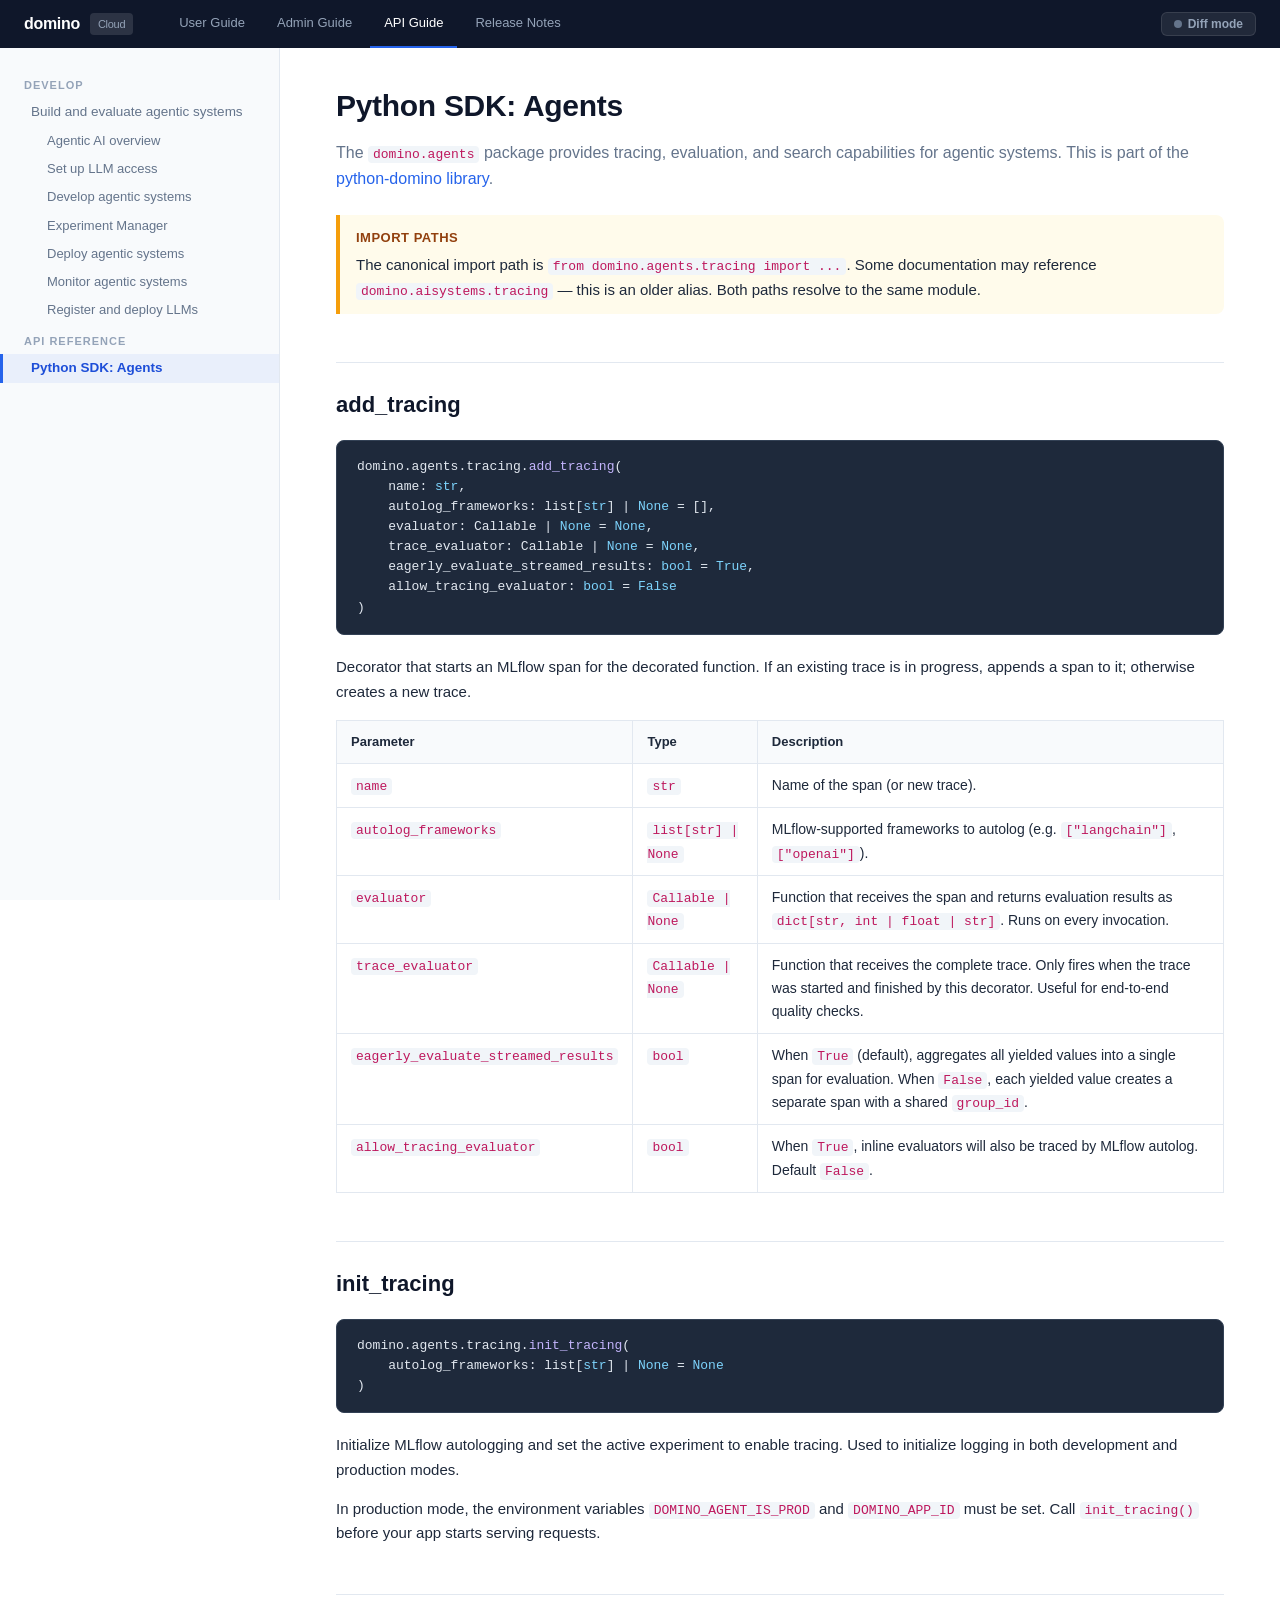
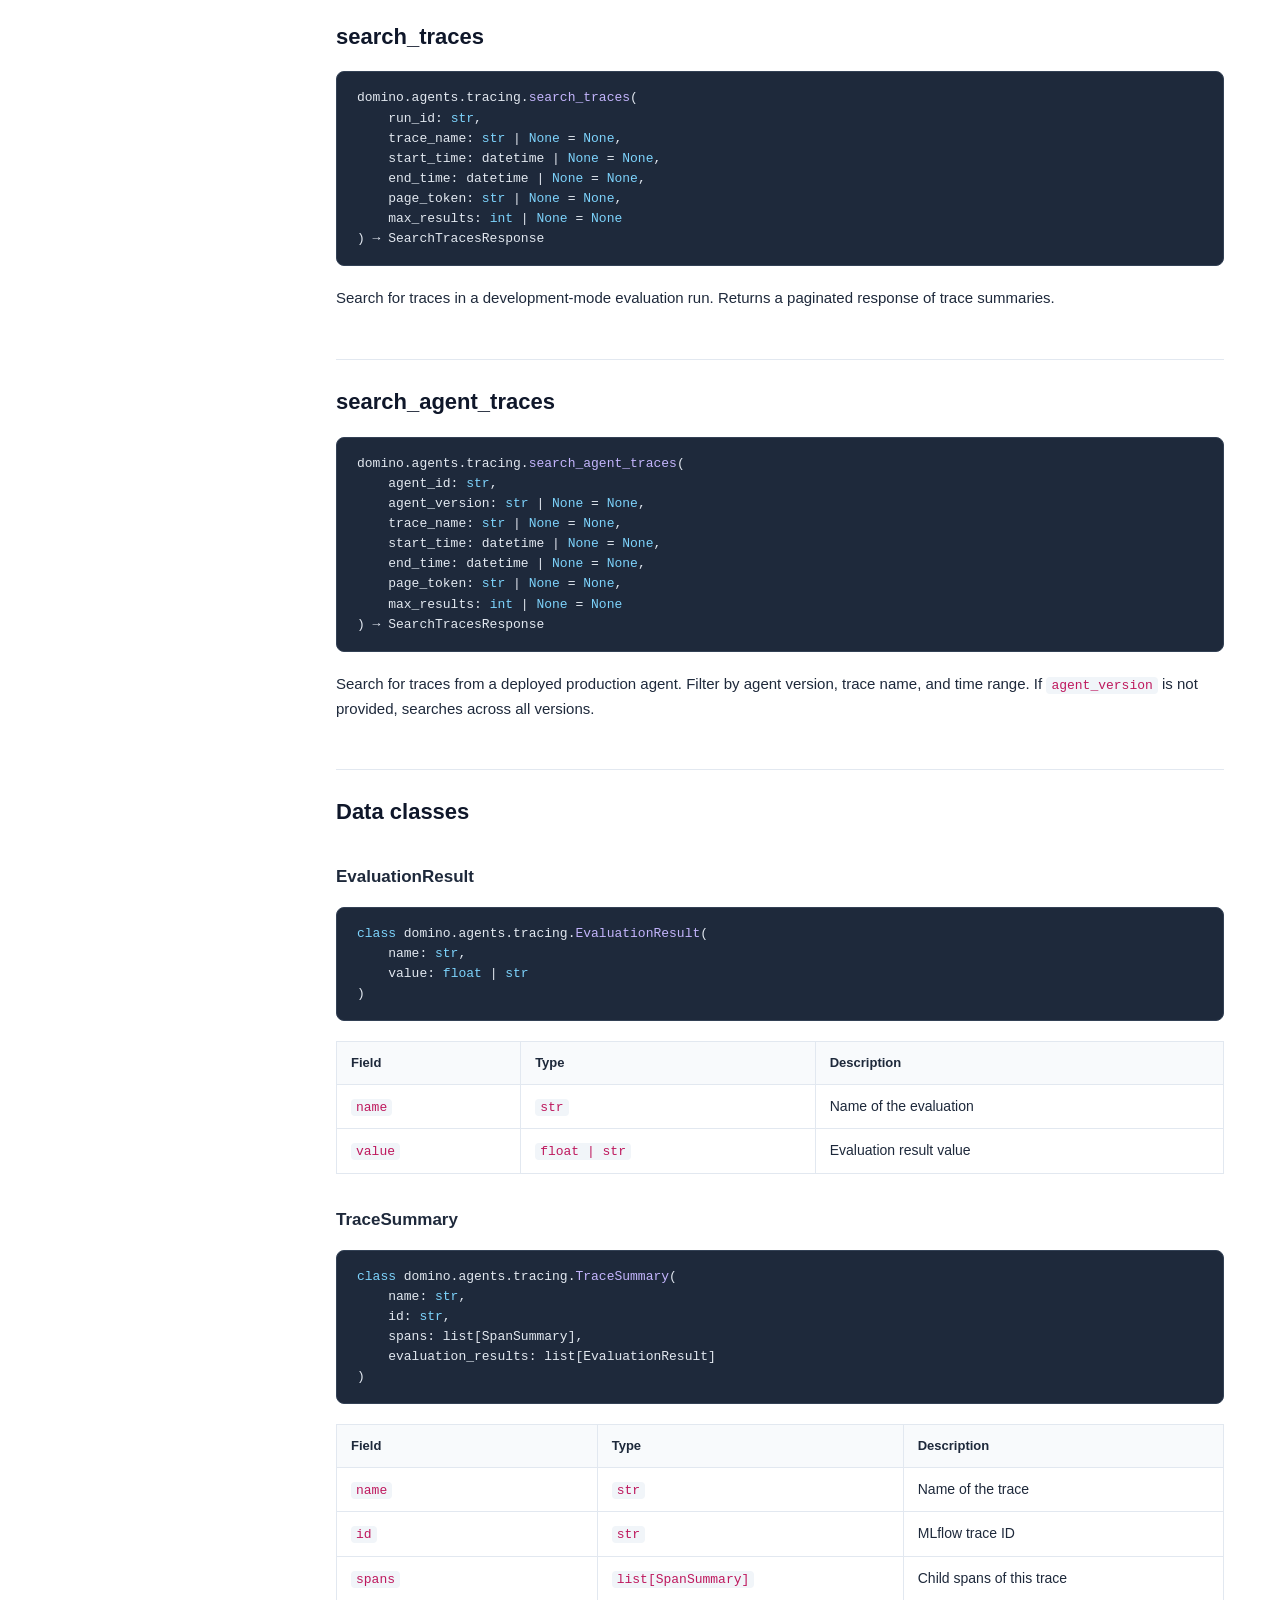
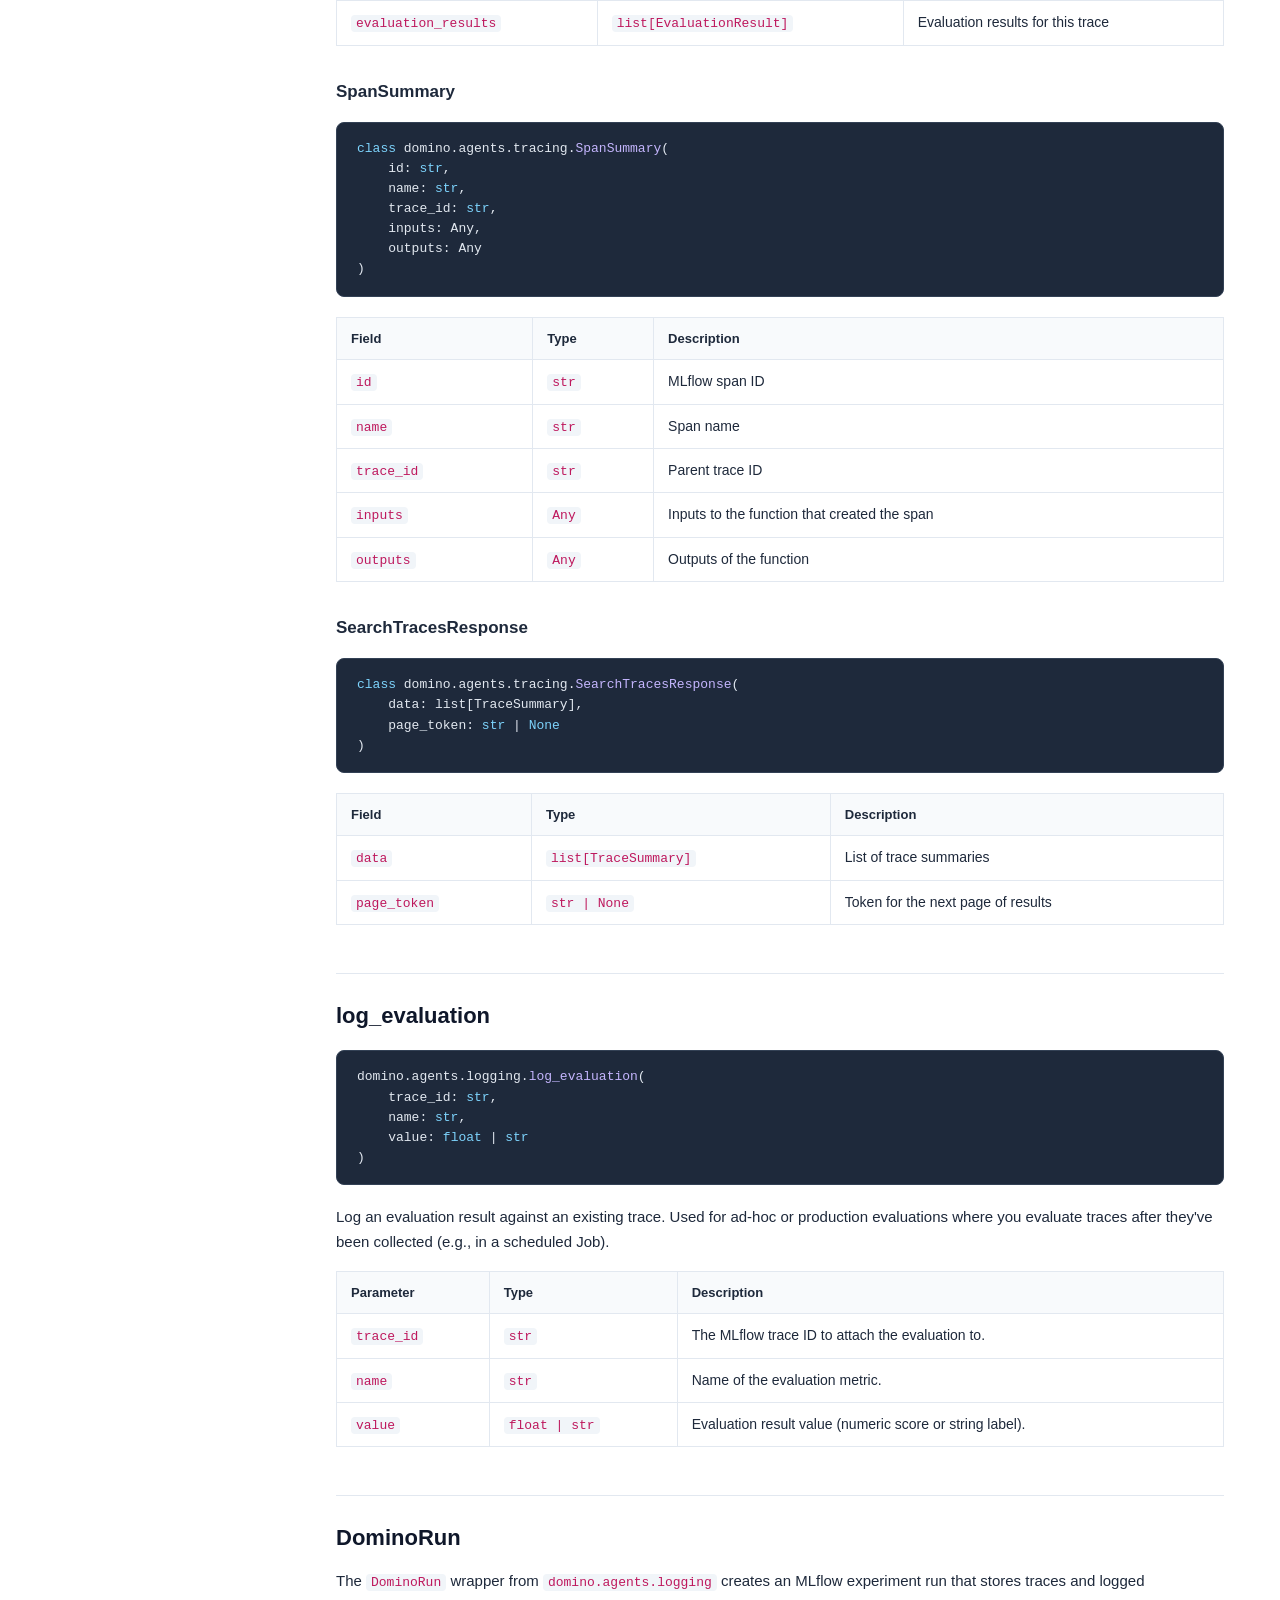
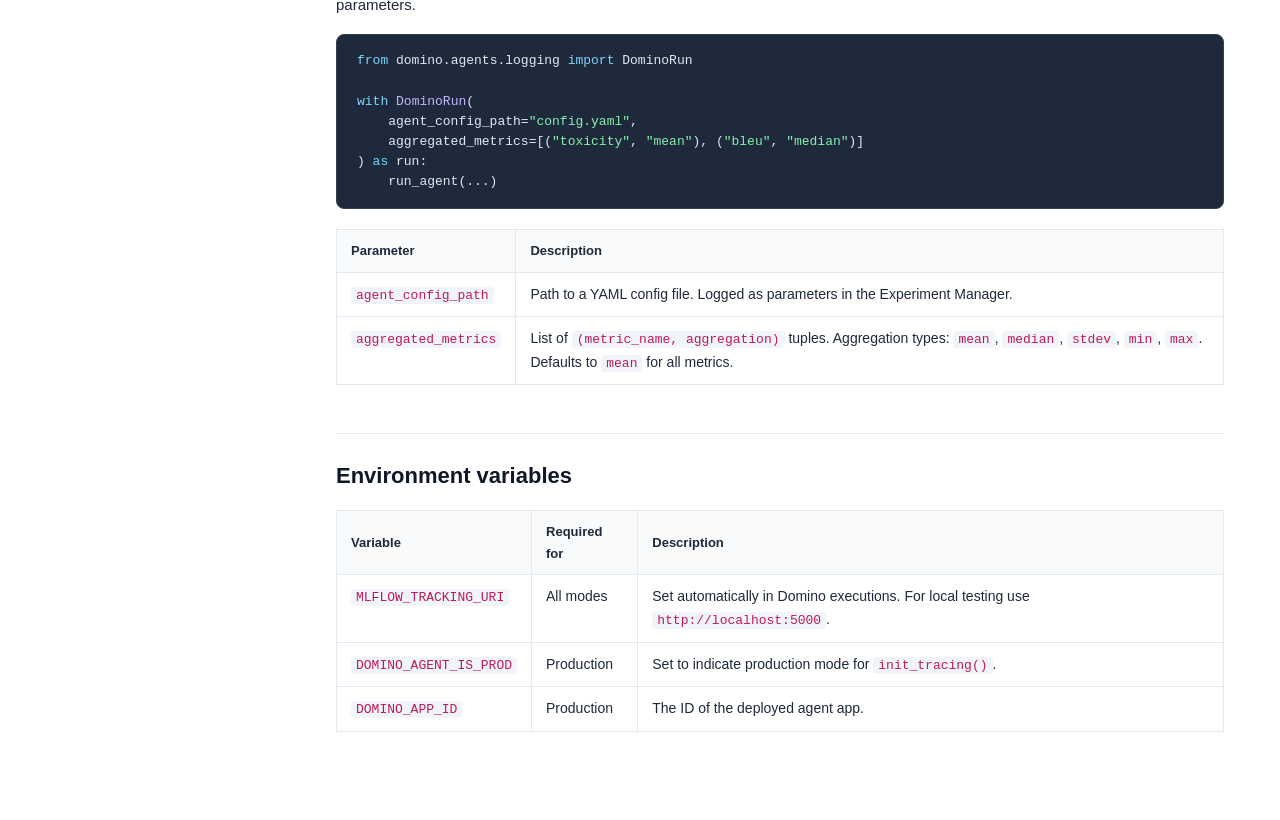
<file: site/pages/sdk-reference.html>
<!DOCTYPE html>
<html lang="en">
<head>
  <meta charset="UTF-8">
  <meta name="viewport" content="width=device-width, initial-scale=1.0">
  <meta name="base-path" content="..">
  <title>Python SDK: Agents | Domino Docs</title>
  <link rel="stylesheet" href="../css/style.css">
</head>
<body>

<header class="topbar">
  <div class="topbar-logo">
    <span>domino</span>
    <span class="version">Cloud</span>
  </div>
  <nav class="topbar-tabs">
    <a href="#">User Guide</a>
    <a href="#">Admin Guide</a>
    <a href="#" class="active">API Guide</a>
    <a href="#">Release Notes</a>
  </nav>
</header>

<aside class="sidebar" id="sidebar"></aside>

<main class="content">
  <div class="changed" data-change-label="New page &mdash; agents SDK reference consolidated from API docs">
    <h1>Python SDK: Agents</h1>

    <p class="lead">The <code>domino.agents</code> package provides tracing, evaluation, and search capabilities for agentic systems. This is part of the <a href="https://github.com/dominodatalab/python-domino">python-domino library</a>.</p>
  </div>

  <div class="note">
    <div class="note-title">Import paths</div>
    <p>The canonical import path is <code>from domino.agents.tracing import ...</code>. Some documentation may reference <code>domino.aisystems.tracing</code> &mdash; this is an older alias. Both paths resolve to the same module.</p>
  </div>

  <h2>add_tracing</h2>

<pre><code>domino.agents.tracing.<span class="fn">add_tracing</span>(
    name: <span class="kw">str</span>,
    autolog_frameworks: list[<span class="kw">str</span>] | <span class="kw">None</span> = [],
    evaluator: Callable | <span class="kw">None</span> = <span class="kw">None</span>,
    trace_evaluator: Callable | <span class="kw">None</span> = <span class="kw">None</span>,
    eagerly_evaluate_streamed_results: <span class="kw">bool</span> = <span class="kw">True</span>,
    allow_tracing_evaluator: <span class="kw">bool</span> = <span class="kw">False</span>
)</code></pre>

  <p>Decorator that starts an MLflow span for the decorated function. If an existing trace is in progress, appends a span to it; otherwise creates a new trace.</p>

  <table>
    <thead>
      <tr><th>Parameter</th><th>Type</th><th>Description</th></tr>
    </thead>
    <tbody>
      <tr>
        <td><code>name</code></td>
        <td><code>str</code></td>
        <td>Name of the span (or new trace).</td>
      </tr>
      <tr>
        <td><code>autolog_frameworks</code></td>
        <td><code>list[str] | None</code></td>
        <td>MLflow-supported frameworks to autolog (e.g. <code>["langchain"]</code>, <code>["openai"]</code>).</td>
      </tr>
      <tr>
        <td><code>evaluator</code></td>
        <td><code>Callable | None</code></td>
        <td>Function that receives the span and returns evaluation results as <code>dict[str, int | float | str]</code>. Runs on every invocation.</td>
      </tr>
      <tr>
        <td><code>trace_evaluator</code></td>
        <td><code>Callable | None</code></td>
        <td>Function that receives the complete trace. Only fires when the trace was started and finished by this decorator. Useful for end-to-end quality checks.</td>
      </tr>
      <tr>
        <td><code>eagerly_evaluate_streamed_results</code></td>
        <td><code>bool</code></td>
        <td>When <code>True</code> (default), aggregates all yielded values into a single span for evaluation. When <code>False</code>, each yielded value creates a separate span with a shared <code>group_id</code>.</td>
      </tr>
      <tr>
        <td><code>allow_tracing_evaluator</code></td>
        <td><code>bool</code></td>
        <td>When <code>True</code>, inline evaluators will also be traced by MLflow autolog. Default <code>False</code>.</td>
      </tr>
    </tbody>
  </table>

  <h2>init_tracing</h2>

<pre><code>domino.agents.tracing.<span class="fn">init_tracing</span>(
    autolog_frameworks: list[<span class="kw">str</span>] | <span class="kw">None</span> = <span class="kw">None</span>
)</code></pre>

  <p>Initialize MLflow autologging and set the active experiment to enable tracing. Used to initialize logging in both development and production modes.</p>

  <p>In production mode, the environment variables <code>DOMINO_AGENT_IS_PROD</code> and <code>DOMINO_APP_ID</code> must be set. Call <code>init_tracing()</code> before your app starts serving requests.</p>

  <h2>search_traces</h2>

<pre><code>domino.agents.tracing.<span class="fn">search_traces</span>(
    run_id: <span class="kw">str</span>,
    trace_name: <span class="kw">str</span> | <span class="kw">None</span> = <span class="kw">None</span>,
    start_time: datetime | <span class="kw">None</span> = <span class="kw">None</span>,
    end_time: datetime | <span class="kw">None</span> = <span class="kw">None</span>,
    page_token: <span class="kw">str</span> | <span class="kw">None</span> = <span class="kw">None</span>,
    max_results: <span class="kw">int</span> | <span class="kw">None</span> = <span class="kw">None</span>
) &rarr; SearchTracesResponse</code></pre>

  <p>Search for traces in a development-mode evaluation run. Returns a paginated response of trace summaries.</p>

  <h2>search_agent_traces</h2>

<pre><code>domino.agents.tracing.<span class="fn">search_agent_traces</span>(
    agent_id: <span class="kw">str</span>,
    agent_version: <span class="kw">str</span> | <span class="kw">None</span> = <span class="kw">None</span>,
    trace_name: <span class="kw">str</span> | <span class="kw">None</span> = <span class="kw">None</span>,
    start_time: datetime | <span class="kw">None</span> = <span class="kw">None</span>,
    end_time: datetime | <span class="kw">None</span> = <span class="kw">None</span>,
    page_token: <span class="kw">str</span> | <span class="kw">None</span> = <span class="kw">None</span>,
    max_results: <span class="kw">int</span> | <span class="kw">None</span> = <span class="kw">None</span>
) &rarr; SearchTracesResponse</code></pre>

  <p>Search for traces from a deployed production agent. Filter by agent version, trace name, and time range. If <code>agent_version</code> is not provided, searches across all versions.</p>

  <h2>Data classes</h2>

  <h3>EvaluationResult</h3>

<pre><code><span class="kw">class</span> domino.agents.tracing.<span class="fn">EvaluationResult</span>(
    name: <span class="kw">str</span>,
    value: <span class="kw">float</span> | <span class="kw">str</span>
)</code></pre>

  <table>
    <thead><tr><th>Field</th><th>Type</th><th>Description</th></tr></thead>
    <tbody>
      <tr><td><code>name</code></td><td><code>str</code></td><td>Name of the evaluation</td></tr>
      <tr><td><code>value</code></td><td><code>float | str</code></td><td>Evaluation result value</td></tr>
    </tbody>
  </table>

  <h3>TraceSummary</h3>

<pre><code><span class="kw">class</span> domino.agents.tracing.<span class="fn">TraceSummary</span>(
    name: <span class="kw">str</span>,
    id: <span class="kw">str</span>,
    spans: list[SpanSummary],
    evaluation_results: list[EvaluationResult]
)</code></pre>

  <table>
    <thead><tr><th>Field</th><th>Type</th><th>Description</th></tr></thead>
    <tbody>
      <tr><td><code>name</code></td><td><code>str</code></td><td>Name of the trace</td></tr>
      <tr><td><code>id</code></td><td><code>str</code></td><td>MLflow trace ID</td></tr>
      <tr><td><code>spans</code></td><td><code>list[SpanSummary]</code></td><td>Child spans of this trace</td></tr>
      <tr><td><code>evaluation_results</code></td><td><code>list[EvaluationResult]</code></td><td>Evaluation results for this trace</td></tr>
    </tbody>
  </table>

  <h3>SpanSummary</h3>

<pre><code><span class="kw">class</span> domino.agents.tracing.<span class="fn">SpanSummary</span>(
    id: <span class="kw">str</span>,
    name: <span class="kw">str</span>,
    trace_id: <span class="kw">str</span>,
    inputs: Any,
    outputs: Any
)</code></pre>

  <table>
    <thead><tr><th>Field</th><th>Type</th><th>Description</th></tr></thead>
    <tbody>
      <tr><td><code>id</code></td><td><code>str</code></td><td>MLflow span ID</td></tr>
      <tr><td><code>name</code></td><td><code>str</code></td><td>Span name</td></tr>
      <tr><td><code>trace_id</code></td><td><code>str</code></td><td>Parent trace ID</td></tr>
      <tr><td><code>inputs</code></td><td><code>Any</code></td><td>Inputs to the function that created the span</td></tr>
      <tr><td><code>outputs</code></td><td><code>Any</code></td><td>Outputs of the function</td></tr>
    </tbody>
  </table>

  <h3>SearchTracesResponse</h3>

<pre><code><span class="kw">class</span> domino.agents.tracing.<span class="fn">SearchTracesResponse</span>(
    data: list[TraceSummary],
    page_token: <span class="kw">str</span> | <span class="kw">None</span>
)</code></pre>

  <table>
    <thead><tr><th>Field</th><th>Type</th><th>Description</th></tr></thead>
    <tbody>
      <tr><td><code>data</code></td><td><code>list[TraceSummary]</code></td><td>List of trace summaries</td></tr>
      <tr><td><code>page_token</code></td><td><code>str | None</code></td><td>Token for the next page of results</td></tr>
    </tbody>
  </table>

  <h2>log_evaluation</h2>

<pre><code>domino.agents.logging.<span class="fn">log_evaluation</span>(
    trace_id: <span class="kw">str</span>,
    name: <span class="kw">str</span>,
    value: <span class="kw">float</span> | <span class="kw">str</span>
)</code></pre>

  <p>Log an evaluation result against an existing trace. Used for ad-hoc or production evaluations where you evaluate traces after they've been collected (e.g., in a scheduled Job).</p>

  <table>
    <thead><tr><th>Parameter</th><th>Type</th><th>Description</th></tr></thead>
    <tbody>
      <tr><td><code>trace_id</code></td><td><code>str</code></td><td>The MLflow trace ID to attach the evaluation to.</td></tr>
      <tr><td><code>name</code></td><td><code>str</code></td><td>Name of the evaluation metric.</td></tr>
      <tr><td><code>value</code></td><td><code>float | str</code></td><td>Evaluation result value (numeric score or string label).</td></tr>
    </tbody>
  </table>

  <h2>DominoRun</h2>

  <p>The <code>DominoRun</code> wrapper from <code>domino.agents.logging</code> creates an MLflow experiment run that stores traces and logged parameters.</p>

<pre><code><span class="kw">from</span> domino.agents.logging <span class="kw">import</span> DominoRun

<span class="kw">with</span> <span class="fn">DominoRun</span>(
    agent_config_path=<span class="str">"config.yaml"</span>,
    aggregated_metrics=[(<span class="str">"toxicity"</span>, <span class="str">"mean"</span>), (<span class="str">"bleu"</span>, <span class="str">"median"</span>)]
) <span class="kw">as</span> run:
    run_agent(...)</code></pre>

  <table>
    <thead><tr><th>Parameter</th><th>Description</th></tr></thead>
    <tbody>
      <tr><td><code>agent_config_path</code></td><td>Path to a YAML config file. Logged as parameters in the Experiment Manager.</td></tr>
      <tr><td><code>aggregated_metrics</code></td><td>List of <code>(metric_name, aggregation)</code> tuples. Aggregation types: <code>mean</code>, <code>median</code>, <code>stdev</code>, <code>min</code>, <code>max</code>. Defaults to <code>mean</code> for all metrics.</td></tr>
    </tbody>
  </table>

  <h2>Environment variables</h2>

  <table>
    <thead><tr><th>Variable</th><th>Required for</th><th>Description</th></tr></thead>
    <tbody>
      <tr><td><code>MLFLOW_TRACKING_URI</code></td><td>All modes</td><td>Set automatically in Domino executions. For local testing use <code>http://localhost:5000</code>.</td></tr>
      <tr><td><code>DOMINO_AGENT_IS_PROD</code></td><td>Production</td><td>Set to indicate production mode for <code>init_tracing()</code>.</td></tr>
      <tr><td><code>DOMINO_APP_ID</code></td><td>Production</td><td>The ID of the deployed agent app.</td></tr>
    </tbody>
  </table>

</main>

<script src="../js/nav.js"></script>
</body>
</html>
</file>
<file: site/css/style.css>
:root {
  --sidebar-w: 280px;
  --topbar-h: 48px;
  --content-max: 820px;
  --blue: #2563EB;
  --blue-dark: #1D4ED8;
  --blue-light: #EFF6FF;
  --purple: #7C3AED;
  --purple-light: #F5F3FF;
  --green: #059669;
  --green-light: #ECFDF5;
  --orange: #EA580C;
  --orange-light: #FFF7ED;
  --text: #1E293B;
  --text-secondary: #64748B;
  --text-muted: #94A3B8;
  --bg: #FFFFFF;
  --sidebar-bg: #F8FAFC;
  --border: #E2E8F0;
  --code-bg: #F1F5F9;
  --pre-bg: #1E293B;
  --pre-text: #E2E8F0;
}

*, *::before, *::after { margin: 0; padding: 0; box-sizing: border-box; }

body {
  font-family: -apple-system, BlinkMacSystemFont, "Segoe UI", Roboto, Helvetica, Arial, sans-serif;
  color: var(--text);
  background: var(--bg);
  line-height: 1.65;
  -webkit-font-smoothing: antialiased;
}

/* ─── Top Bar ─── */
.topbar {
  position: fixed;
  top: 0;
  left: 0;
  right: 0;
  height: var(--topbar-h);
  background: #0F172A;
  display: flex;
  align-items: center;
  padding: 0 24px;
  z-index: 100;
  gap: 32px;
}

.topbar-logo {
  display: flex;
  align-items: center;
  gap: 10px;
  color: #fff;
  font-weight: 700;
  font-size: 16px;
  letter-spacing: -0.3px;
}

.topbar-logo .version {
  font-size: 11px;
  font-weight: 500;
  background: rgba(255,255,255,0.12);
  padding: 2px 8px;
  border-radius: 4px;
  color: #94A3B8;
}

.topbar-tabs {
  display: flex;
  gap: 4px;
  height: 100%;
  align-items: stretch;
}

.topbar-tabs a {
  display: flex;
  align-items: center;
  padding: 0 14px;
  color: #94A3B8;
  text-decoration: none;
  font-size: 13px;
  font-weight: 500;
  border-bottom: 2px solid transparent;
  transition: color 0.15s, border-color 0.15s;
}

.topbar-tabs a:hover { color: #E2E8F0; }
.topbar-tabs a.active { color: #FFFFFF; border-bottom-color: var(--blue); }

.topbar-right {
  margin-left: auto;
  display: flex;
  align-items: center;
}

.diff-toggle {
  display: flex;
  align-items: center;
  gap: 6px;
  padding: 4px 12px;
  font-size: 12px;
  font-weight: 600;
  color: #94A3B8;
  background: rgba(255,255,255,0.08);
  border: 1px solid rgba(255,255,255,0.1);
  border-radius: 6px;
  cursor: pointer;
  transition: all 0.15s;
  white-space: nowrap;
}

.diff-toggle:hover {
  background: rgba(255,255,255,0.14);
  color: #E2E8F0;
}

.diff-toggle.active {
  background: rgba(239, 68, 68, 0.15);
  border-color: rgba(239, 68, 68, 0.3);
  color: #FCA5A5;
}

.diff-toggle-dot {
  width: 8px;
  height: 8px;
  border-radius: 50%;
  background: #64748B;
  transition: background 0.15s;
}

.diff-toggle.active .diff-toggle-dot {
  background: #EF4444;
}

/* ─── Sidebar ─── */
.sidebar {
  position: fixed;
  left: 0;
  top: var(--topbar-h);
  bottom: 0;
  width: var(--sidebar-w);
  background: var(--sidebar-bg);
  border-right: 1px solid var(--border);
  overflow-y: auto;
  padding: 20px 0 40px;
  z-index: 50;
}

.sidebar-group { margin-bottom: 8px; }

.sidebar-heading {
  padding: 8px 24px 4px;
  font-size: 11px;
  font-weight: 700;
  text-transform: uppercase;
  letter-spacing: 1px;
  color: var(--text-muted);
}

.sidebar a {
  display: block;
  padding: 5px 24px 5px 28px;
  color: var(--text-secondary);
  text-decoration: none;
  font-size: 13.5px;
  border-left: 3px solid transparent;
  transition: all 0.12s;
  line-height: 1.4;
}

.sidebar a:hover {
  color: var(--blue);
  background: rgba(37, 99, 235, 0.04);
}

.sidebar a.active {
  color: var(--blue-dark);
  border-left-color: var(--blue);
  background: rgba(37, 99, 235, 0.07);
  font-weight: 600;
}

.sidebar a.sub {
  padding-left: 44px;
  font-size: 13px;
}

/* ─── Main Content ─── */
.content {
  margin-left: var(--sidebar-w);
  margin-top: var(--topbar-h);
  padding: 40px 56px 80px;
  max-width: calc(var(--sidebar-w) + var(--content-max) + 112px);
}

/* ─── Typography ─── */
h1 {
  font-size: 30px;
  font-weight: 700;
  line-height: 1.2;
  margin-bottom: 16px;
  letter-spacing: -0.3px;
  color: #0F172A;
}

h2 {
  font-size: 22px;
  font-weight: 650;
  margin-top: 48px;
  margin-bottom: 12px;
  padding-top: 24px;
  border-top: 1px solid var(--border);
  color: #0F172A;
}

h3 {
  font-size: 17px;
  font-weight: 600;
  margin-top: 32px;
  margin-bottom: 8px;
  color: var(--text);
}

h4 {
  font-size: 15px;
  font-weight: 600;
  margin-top: 24px;
  margin-bottom: 6px;
  color: var(--text);
}

p { margin-bottom: 14px; font-size: 15px; }

.lead {
  font-size: 16px;
  color: var(--text-secondary);
  margin-bottom: 24px;
  line-height: 1.6;
}

strong { font-weight: 600; }

ul, ol {
  margin: 0 0 16px 24px;
  font-size: 15px;
}

li { margin-bottom: 6px; }

a { color: var(--blue); text-decoration: none; }
a:hover { text-decoration: underline; }

hr {
  border: none;
  border-top: 1px solid var(--border);
  margin: 32px 0;
}

/* ─── Code ─── */
code {
  background: var(--code-bg);
  padding: 1px 5px;
  border-radius: 4px;
  font-size: 13px;
  font-family: "SF Mono", "Fira Code", "Cascadia Code", "JetBrains Mono", Menlo, Consolas, monospace;
  color: #BE185D;
}

pre {
  background: var(--pre-bg);
  color: var(--pre-text);
  padding: 16px 20px;
  border-radius: 8px;
  overflow-x: auto;
  margin: 16px 0 20px;
  font-size: 13px;
  line-height: 1.55;
  border: 1px solid #334155;
}

pre code {
  background: none;
  padding: 0;
  color: inherit;
  font-size: inherit;
}

/* Syntax highlights (minimal) */
.kw { color: #7DD3FC; }
.str { color: #86EFAC; }
.cm { color: #64748B; font-style: italic; }
.fn { color: #C4B5FD; }
.dec { color: #FDE68A; }
.op { color: #94A3B8; }

/* ─── Tables ─── */
table {
  width: 100%;
  border-collapse: collapse;
  margin: 16px 0 20px;
  font-size: 14px;
}

th {
  text-align: left;
  padding: 10px 14px;
  background: var(--sidebar-bg);
  border: 1px solid var(--border);
  font-weight: 600;
  font-size: 13px;
  color: var(--text);
}

td {
  padding: 10px 14px;
  border: 1px solid var(--border);
  vertical-align: top;
}

/* ─── Callouts ─── */
.note {
  background: #FFFBEB;
  border-left: 4px solid #F59E0B;
  padding: 12px 16px;
  border-radius: 0 8px 8px 0;
  margin: 16px 0;
  font-size: 14px;
}

.note p:last-child { margin-bottom: 0; }

.note-title {
  font-weight: 600;
  font-size: 13px;
  text-transform: uppercase;
  letter-spacing: 0.5px;
  color: #92400E;
  margin-bottom: 4px;
}

.info {
  background: var(--blue-light);
  border-left: 4px solid var(--blue);
  padding: 12px 16px;
  border-radius: 0 8px 8px 0;
  margin: 16px 0;
  font-size: 14px;
}

.info p:last-child { margin-bottom: 0; }

/* ─── Diagram ─── */
.diagram {
  margin: 32px 0;
  border: 1px solid var(--border);
  border-radius: 10px;
  padding: 24px;
  background: #FAFBFC;
  overflow: hidden;
}

.diagram img,
.diagram object,
.diagram svg {
  display: block;
  width: 100%;
  height: auto;
}

/* ─── Lifecycle Cards ─── */
.lifecycle-grid {
  display: grid;
  grid-template-columns: repeat(2, 1fr);
  gap: 16px;
  margin: 24px 0;
}

.lifecycle-card {
  border: 1px solid var(--border);
  border-radius: 10px;
  padding: 20px 22px;
  transition: border-color 0.15s, box-shadow 0.15s;
  text-decoration: none;
  color: inherit;
  display: block;
}

.lifecycle-card:hover {
  border-color: var(--blue);
  box-shadow: 0 2px 8px rgba(37, 99, 235, 0.08);
  text-decoration: none;
}

.lifecycle-card .card-phase {
  font-size: 11px;
  font-weight: 700;
  text-transform: uppercase;
  letter-spacing: 1px;
  margin-bottom: 6px;
}

.lifecycle-card h3 {
  margin: 0 0 6px;
  font-size: 16px;
}

.lifecycle-card p {
  font-size: 14px;
  color: var(--text-secondary);
  margin: 0;
}

.card-develop .card-phase { color: var(--blue); }
.card-experiment .card-phase { color: var(--purple); }
.card-deploy .card-phase { color: var(--green); }
.card-monitor .card-phase { color: var(--orange); }

/* ─── Step Lists ─── */
.steps {
  counter-reset: step;
  list-style: none;
  margin-left: 0;
  padding-left: 0;
}

.steps > li {
  counter-increment: step;
  padding-left: 40px;
  position: relative;
  margin-bottom: 24px;
}

.steps > li::before {
  content: counter(step);
  position: absolute;
  left: 0;
  top: 0;
  width: 28px;
  height: 28px;
  border-radius: 50%;
  background: var(--blue);
  color: #fff;
  font-size: 13px;
  font-weight: 700;
  display: flex;
  align-items: center;
  justify-content: center;
  line-height: 1;
}

/* ─── Next Steps Links ─── */
.next-steps {
  margin-top: 40px;
  padding-top: 24px;
  border-top: 1px solid var(--border);
}

.next-steps h2 {
  border-top: none;
  padding-top: 0;
  margin-top: 0;
}

.next-link {
  display: flex;
  align-items: center;
  gap: 8px;
  padding: 10px 0;
  font-size: 15px;
}

.next-link::before {
  content: "\2192";
  color: var(--blue);
  font-weight: 700;
}

/* ─── Tab switcher (for code examples) ─── */
.tab-group { margin: 16px 0 20px; }

.tab-buttons {
  display: flex;
  border-bottom: 2px solid var(--border);
  gap: 0;
}

.tab-btn {
  padding: 8px 16px;
  font-size: 13px;
  font-weight: 600;
  color: var(--text-secondary);
  background: none;
  border: none;
  border-bottom: 2px solid transparent;
  margin-bottom: -2px;
  cursor: pointer;
  transition: color 0.15s, border-color 0.15s;
}

.tab-btn:hover { color: var(--text); }
.tab-btn.active { color: var(--blue); border-bottom-color: var(--blue); }

.tab-panel { display: none; }
.tab-panel.active { display: block; }

/* ─── Responsive ─── */
/* ─── Change Tracking ─── */
.changed {
  position: relative;
}

.change-marker {
  position: absolute;
  left: -18px;
  top: 0;
  width: 4px;
  height: 100%;
  background: #EF4444;
  border-radius: 2px;
  cursor: pointer;
  transition: background 0.15s, width 0.12s, opacity 0.2s;
  z-index: 5;
  opacity: 0;
  pointer-events: none;
}

body.diff-mode .change-marker {
  opacity: 1;
  pointer-events: auto;
}

.change-marker:hover {
  background: #DC2626;
  width: 6px;
  left: -19px;
}

.change-tooltip {
  position: fixed;
  background: #1E293B;
  color: #E2E8F0;
  padding: 10px 14px;
  border-radius: 8px;
  font-size: 13px;
  line-height: 1.5;
  max-width: 400px;
  z-index: 200;
  pointer-events: none;
  box-shadow: 0 8px 24px rgba(0,0,0,0.25);
  border: 1px solid #334155;
}

.change-tooltip .tt-label {
  font-size: 10px;
  font-weight: 700;
  text-transform: uppercase;
  letter-spacing: 0.5px;
  color: #F87171;
  margin-bottom: 4px;
}

.change-tooltip .tt-preview {
  color: #94A3B8;
  font-size: 12px;
  line-height: 1.5;
  max-height: 72px;
  overflow: hidden;
}

.change-tooltip .tt-hint {
  margin-top: 6px;
  font-size: 11px;
  color: #64748B;
}

/* Diff overlay */
.diff-backdrop {
  position: fixed;
  inset: 0;
  background: rgba(15, 23, 42, 0.6);
  backdrop-filter: blur(2px);
  z-index: 500;
  display: flex;
  align-items: center;
  justify-content: center;
  animation: diffFadeIn 0.15s ease;
}

@keyframes diffFadeIn { from { opacity: 0; } to { opacity: 1; } }

.diff-modal {
  background: #fff;
  border-radius: 14px;
  width: 92%;
  max-width: 960px;
  max-height: 82vh;
  display: flex;
  flex-direction: column;
  box-shadow: 0 24px 64px rgba(0,0,0,0.3);
  animation: diffSlideUp 0.2s ease;
}

@keyframes diffSlideUp {
  from { transform: translateY(12px); opacity: 0; }
  to { transform: translateY(0); opacity: 1; }
}

.diff-header {
  display: flex;
  align-items: center;
  justify-content: space-between;
  padding: 16px 24px;
  border-bottom: 1px solid var(--border);
  flex-shrink: 0;
}

.diff-header-text h3 {
  margin: 0 0 2px;
  font-size: 16px;
  font-weight: 700;
}

.diff-header-text .diff-label {
  font-size: 13px;
  color: var(--text-secondary);
}

.diff-close {
  width: 34px;
  height: 34px;
  border: none;
  background: var(--code-bg);
  border-radius: 8px;
  cursor: pointer;
  font-size: 20px;
  color: var(--text-secondary);
  display: flex;
  align-items: center;
  justify-content: center;
  transition: background 0.12s;
  flex-shrink: 0;
}

.diff-close:hover { background: var(--border); }

.diff-body {
  overflow-y: auto;
  flex: 1;
}

.diff-columns {
  display: grid;
  grid-template-columns: 1fr 1fr;
}

.diff-col-header {
  padding: 8px 20px;
  font-size: 10px;
  font-weight: 700;
  text-transform: uppercase;
  letter-spacing: 1.5px;
  position: sticky;
  top: 0;
  z-index: 2;
}

.diff-old .diff-col-header {
  background: #FEE2E2;
  color: #991B1B;
  border-bottom: 1px solid #FECACA;
}

.diff-new .diff-col-header {
  background: #D1FAE5;
  color: #065F46;
  border-bottom: 1px solid #A7F3D0;
}

.diff-col-content {
  padding: 16px 20px;
  font-size: 14px;
  line-height: 1.65;
}

.diff-old .diff-col-content {
  background: #FFF5F5;
  border-right: 1px solid var(--border);
}

.diff-new .diff-col-content {
  background: #F0FFF4;
}

.diff-col-content p { margin-bottom: 10px; font-size: 14px; }
.diff-col-content p:last-child { margin-bottom: 0; }

.diff-col-content code {
  font-size: 12px;
  background: rgba(0,0,0,0.06);
}

.diff-added-banner {
  padding: 20px 24px;
  background: #F0FDF4;
  border-bottom: 1px solid #BBF7D0;
  text-align: center;
  color: #065F46;
  font-size: 14px;
  font-weight: 500;
}

.diff-added-content {
  padding: 20px 24px;
  font-size: 14px;
  line-height: 1.65;
  max-height: 60vh;
  overflow-y: auto;
}

.diff-added-content p { margin-bottom: 10px; font-size: 14px; }

/* ─── Screenshot Placeholders ─── */
.screenshot-placeholder {
  margin: 20px 0;
  padding: 32px 24px;
  background: #F8FAFC;
  border: 2px dashed var(--border);
  border-radius: 10px;
  text-align: center;
  color: var(--text-muted);
  font-size: 13px;
  line-height: 1.5;
}

.screenshot-placeholder strong {
  display: block;
  font-size: 14px;
  color: var(--text-secondary);
  margin-bottom: 4px;
}

@media (max-width: 640px) {
  .sidebar { display: none; }
  .content { margin-left: 0; padding: 32px 24px 60px; }
  .lifecycle-grid { grid-template-columns: 1fr; }
}
</file>
